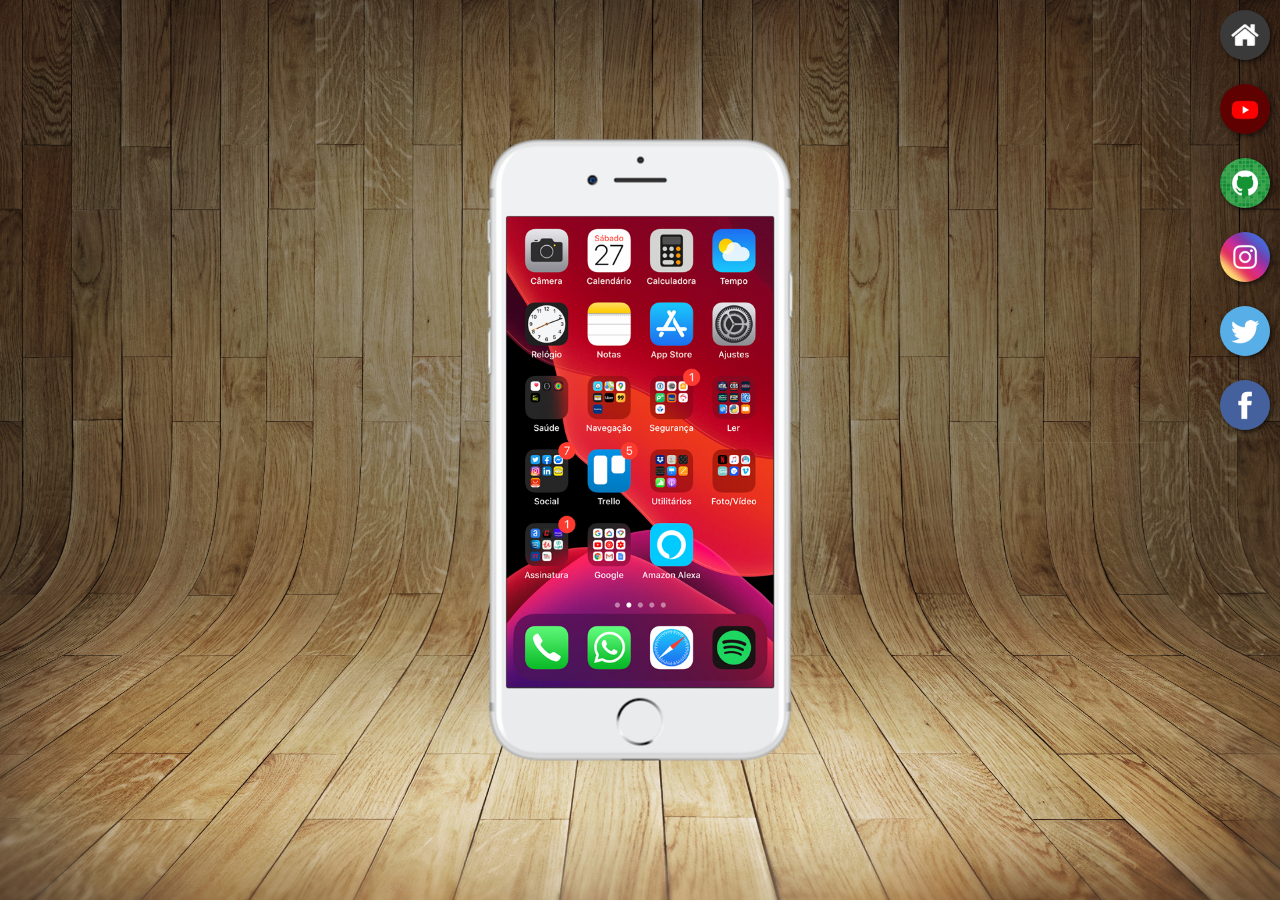
<file: index.html>
<!DOCTYPE html>
<html lang="en">
<head>
    <meta charset="UTF-8">
    <meta name="viewport" content="width=device-width, initial-scale=1.0">
    <link rel="shortcut icon" href="assets/favicon.ico" type="image/x-icon">
    <link rel="stylesheet" href="styles/style.css">
    <title>Projeto Redes Sociais</title>
</head>
<body>
    <main>
        <section id="telefone">
            <iframe src="archives/home.html" name="tela" id="tela" frameborder="0">
                Navegador não é compatível com isso.
            </iframe>
        </section>

        <section id="redes-sociais">
            <a href="archives/home.html" target="tela">
                <img src="assets/imagens/logo-home.jpg" alt="home">
            </a> <br>
            <a href="archives/youtube.html" target="tela">
                <img src="assets/imagens/logo-youtube.jpg" alt="youtube">
            </a> <br>
            <a href="archives/github.html" target="tela">
                <img src="assets/imagens/logo-github.jpg" alt="github">
            </a> <br>
            <a href="archives/instagram.html" target="tela">
                <img src="assets/imagens/logo-instagram.jpg" alt="instagram">
            </a> <br>
            <a href="archives/twitter.html" target="tela">
                <img src="assets/imagens/logo-twitter.jpg" alt="twitter(X)">
            </a> <br>
            <a href="archives/facebook.html" target="tela">
                <img src="assets/imagens/logo-facebook.jpg" alt="facebook">
            </a> <br>
        </section>
    </main>
</body>
</html>
</file>
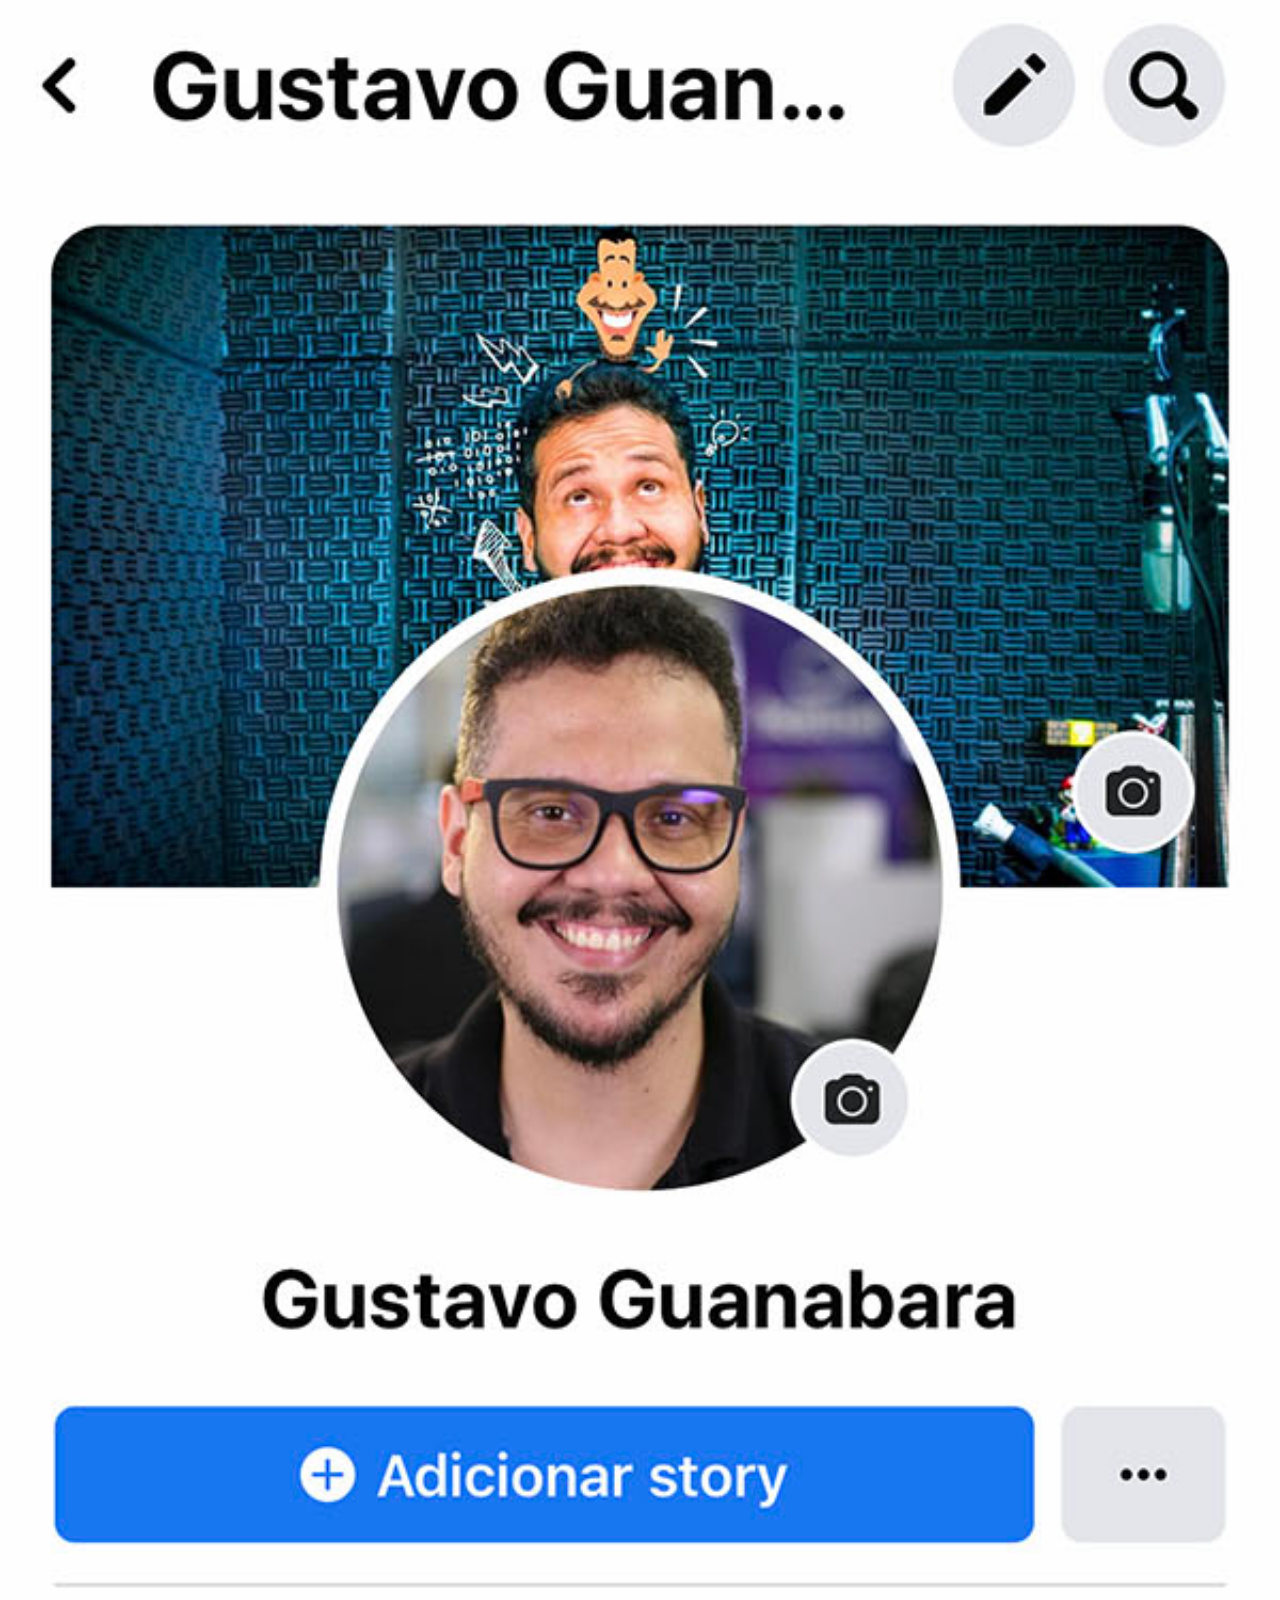
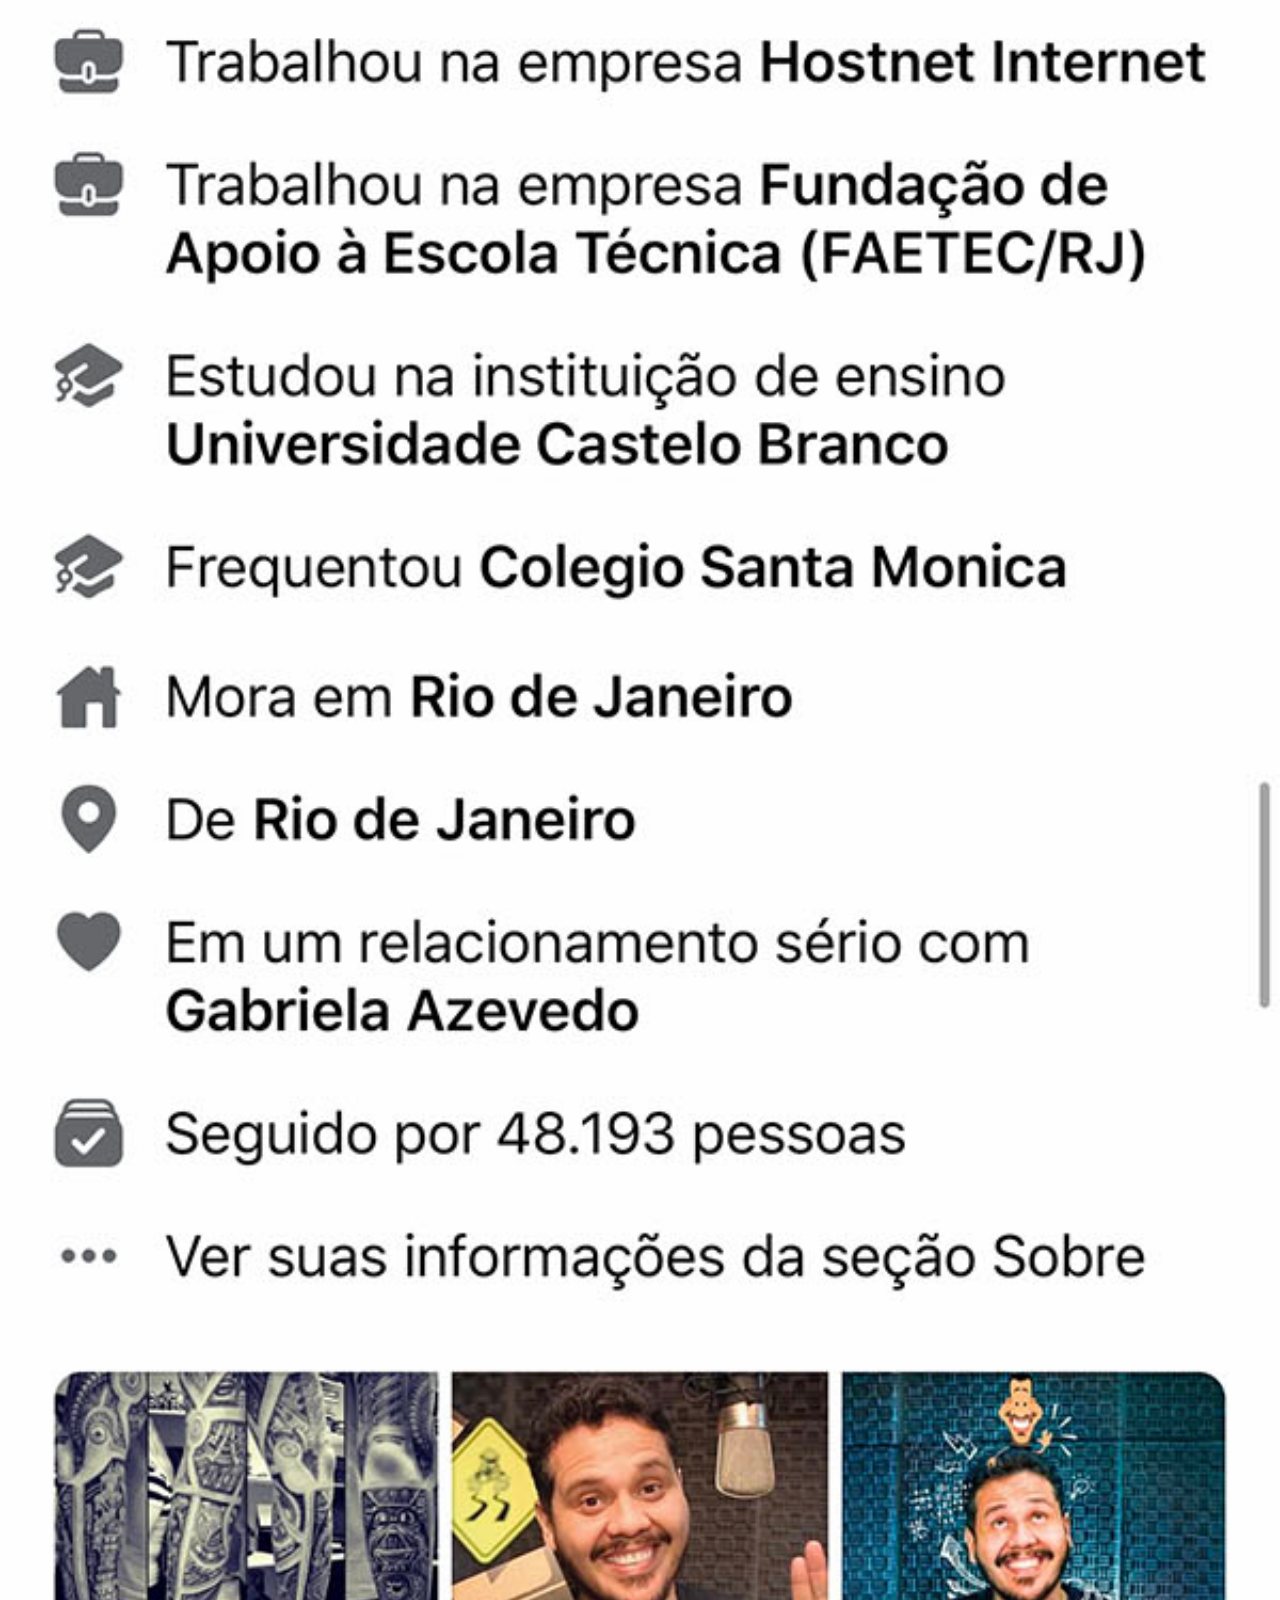
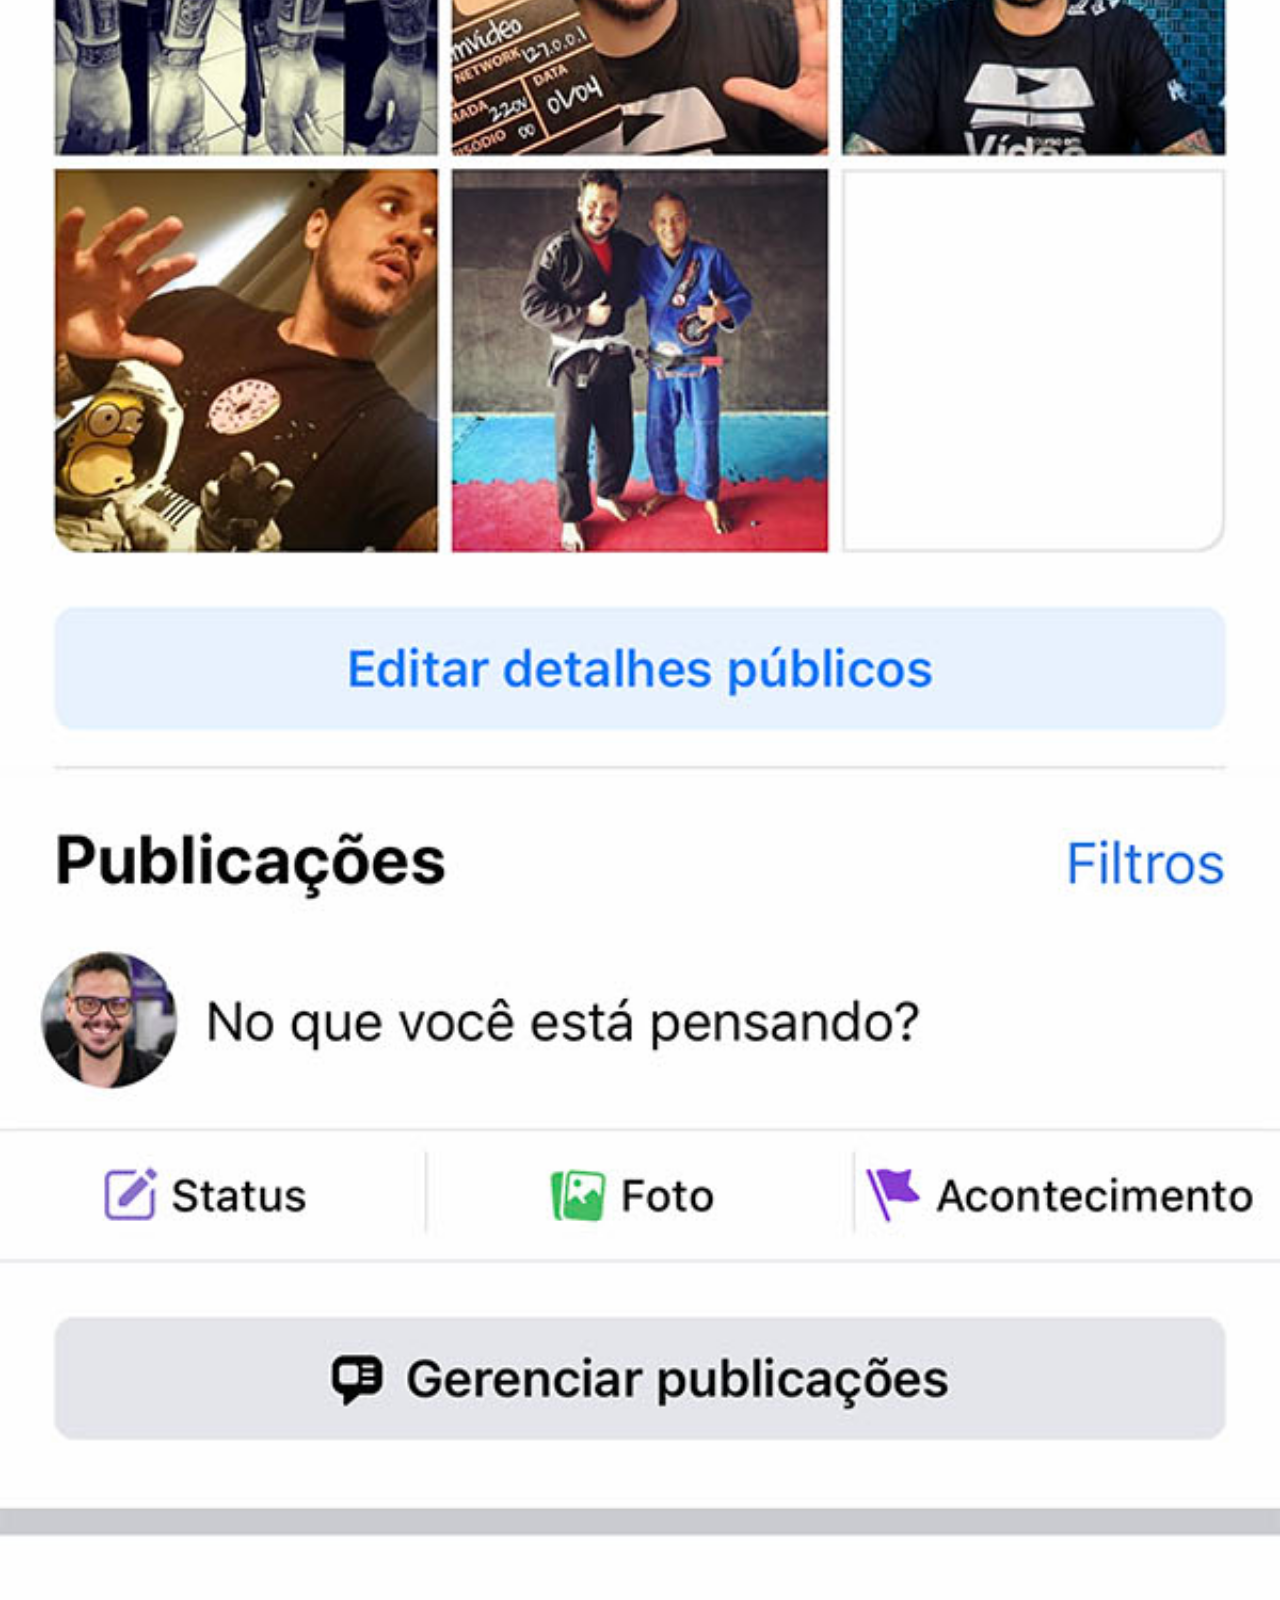
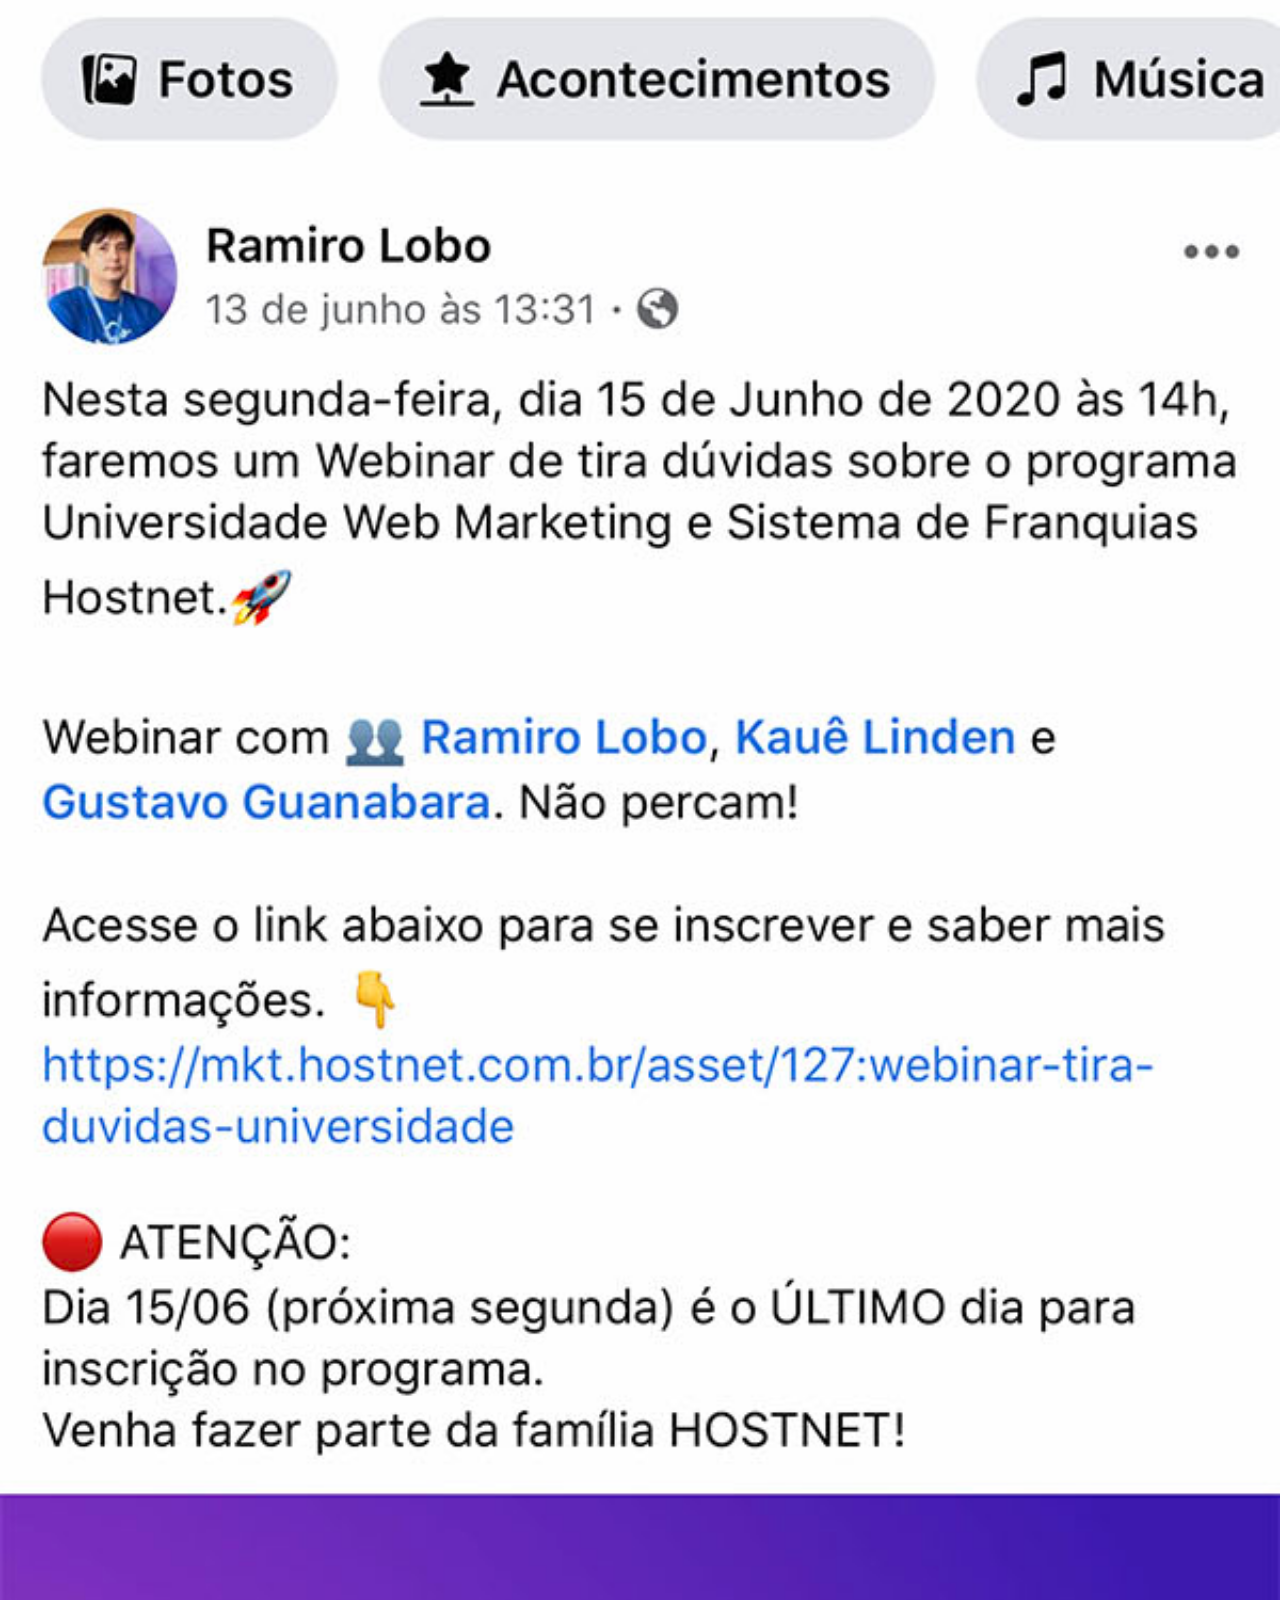
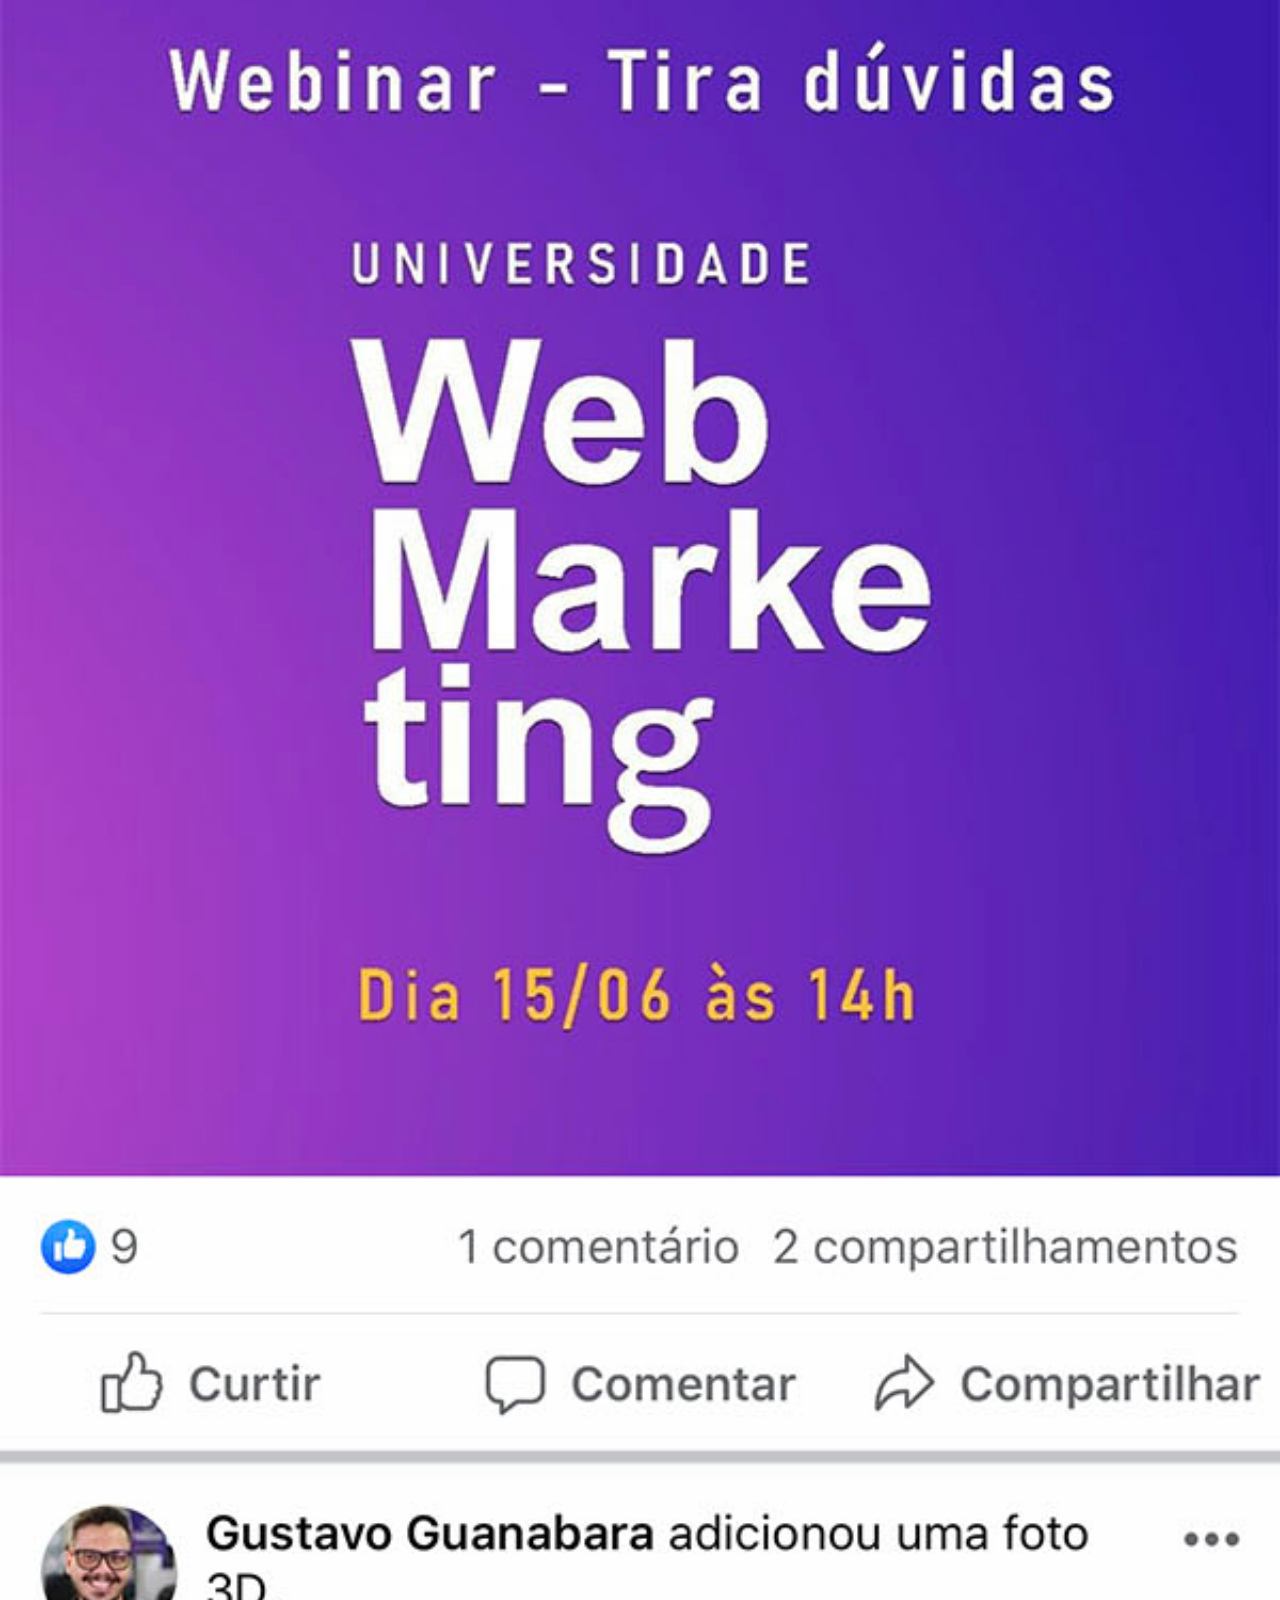
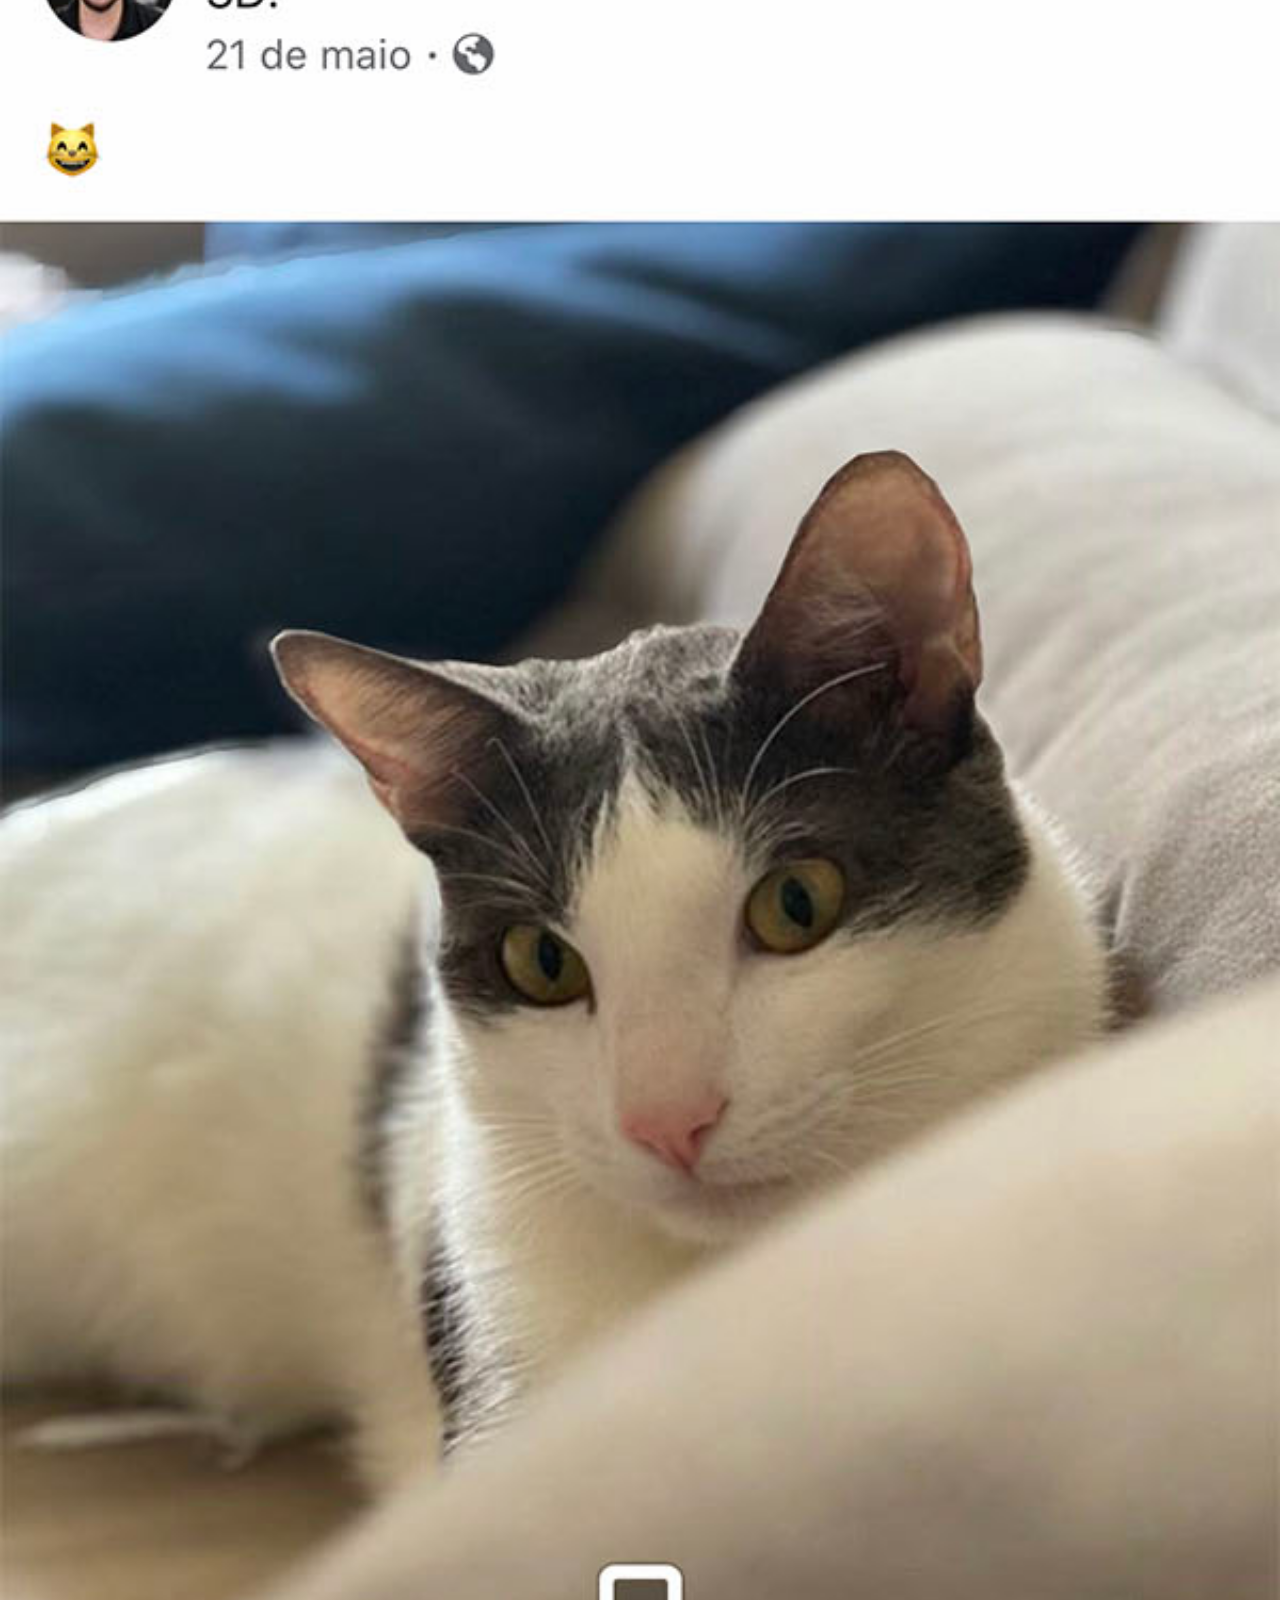
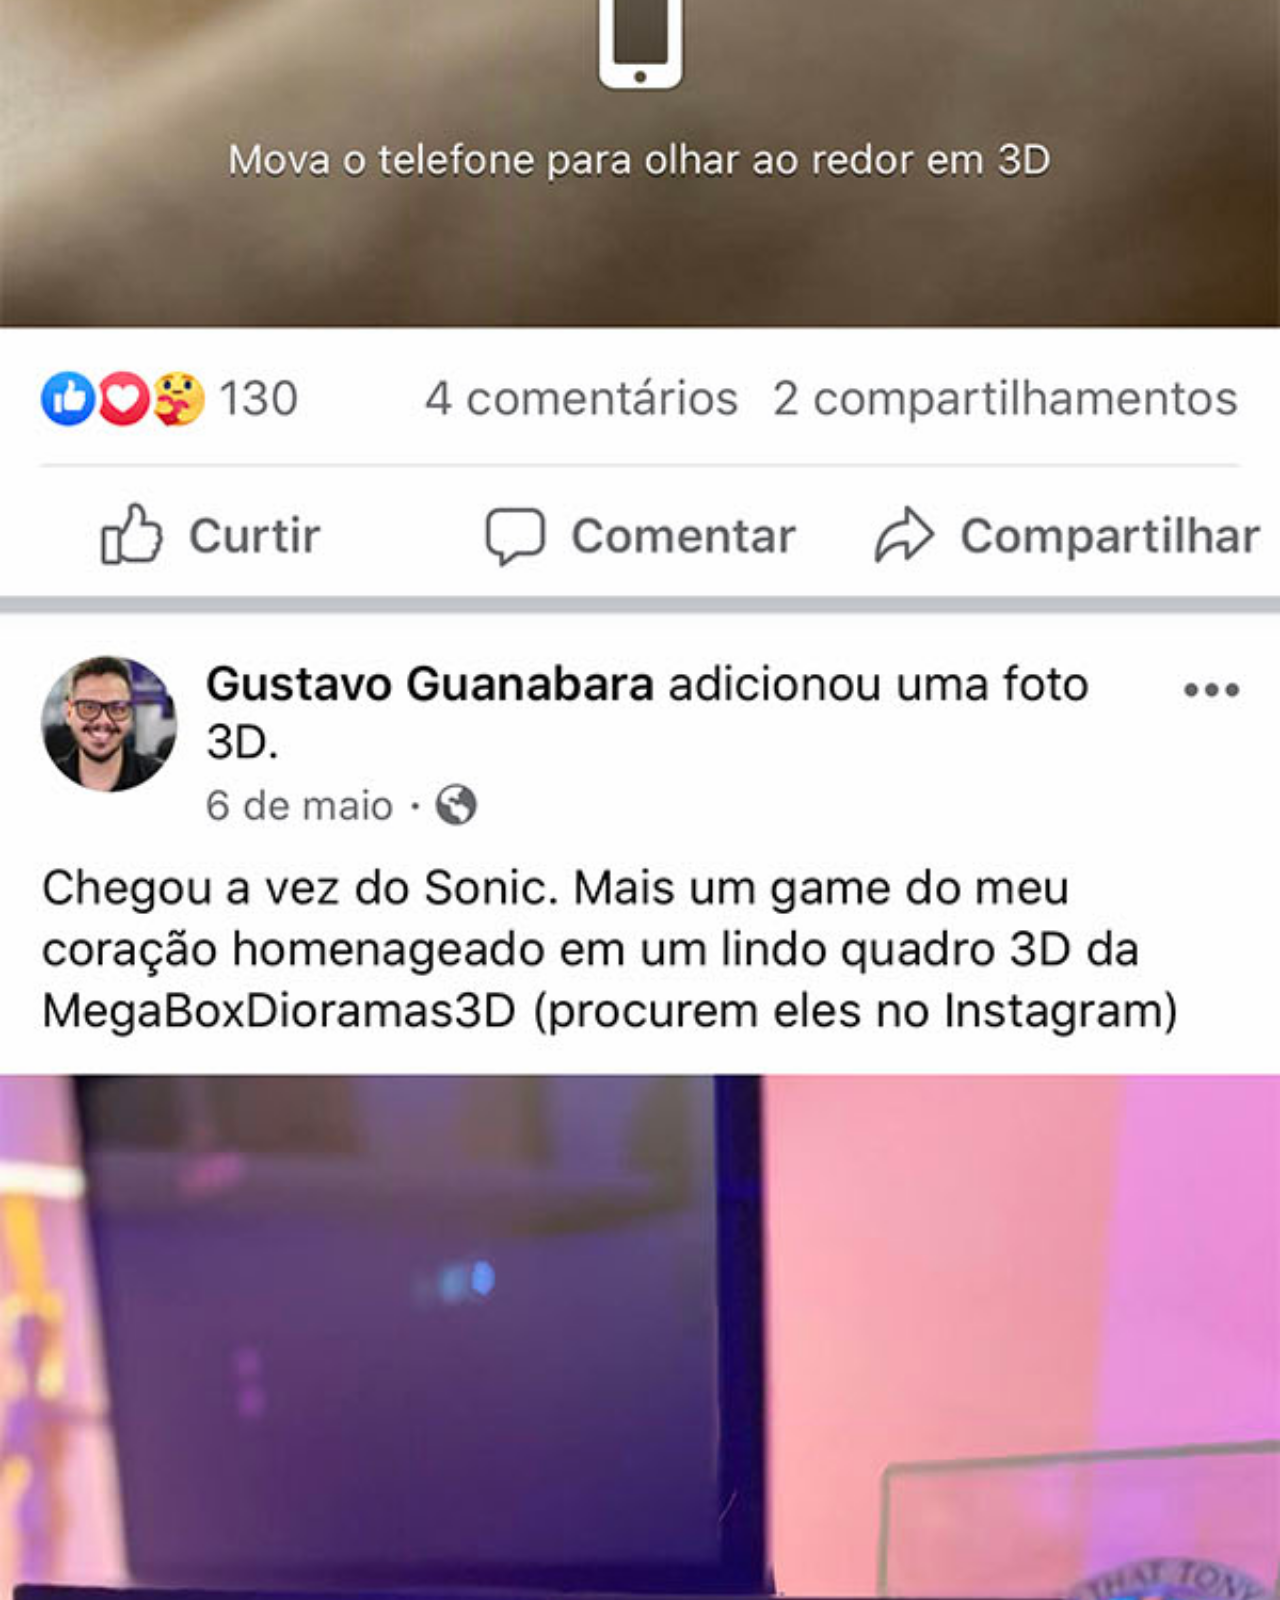
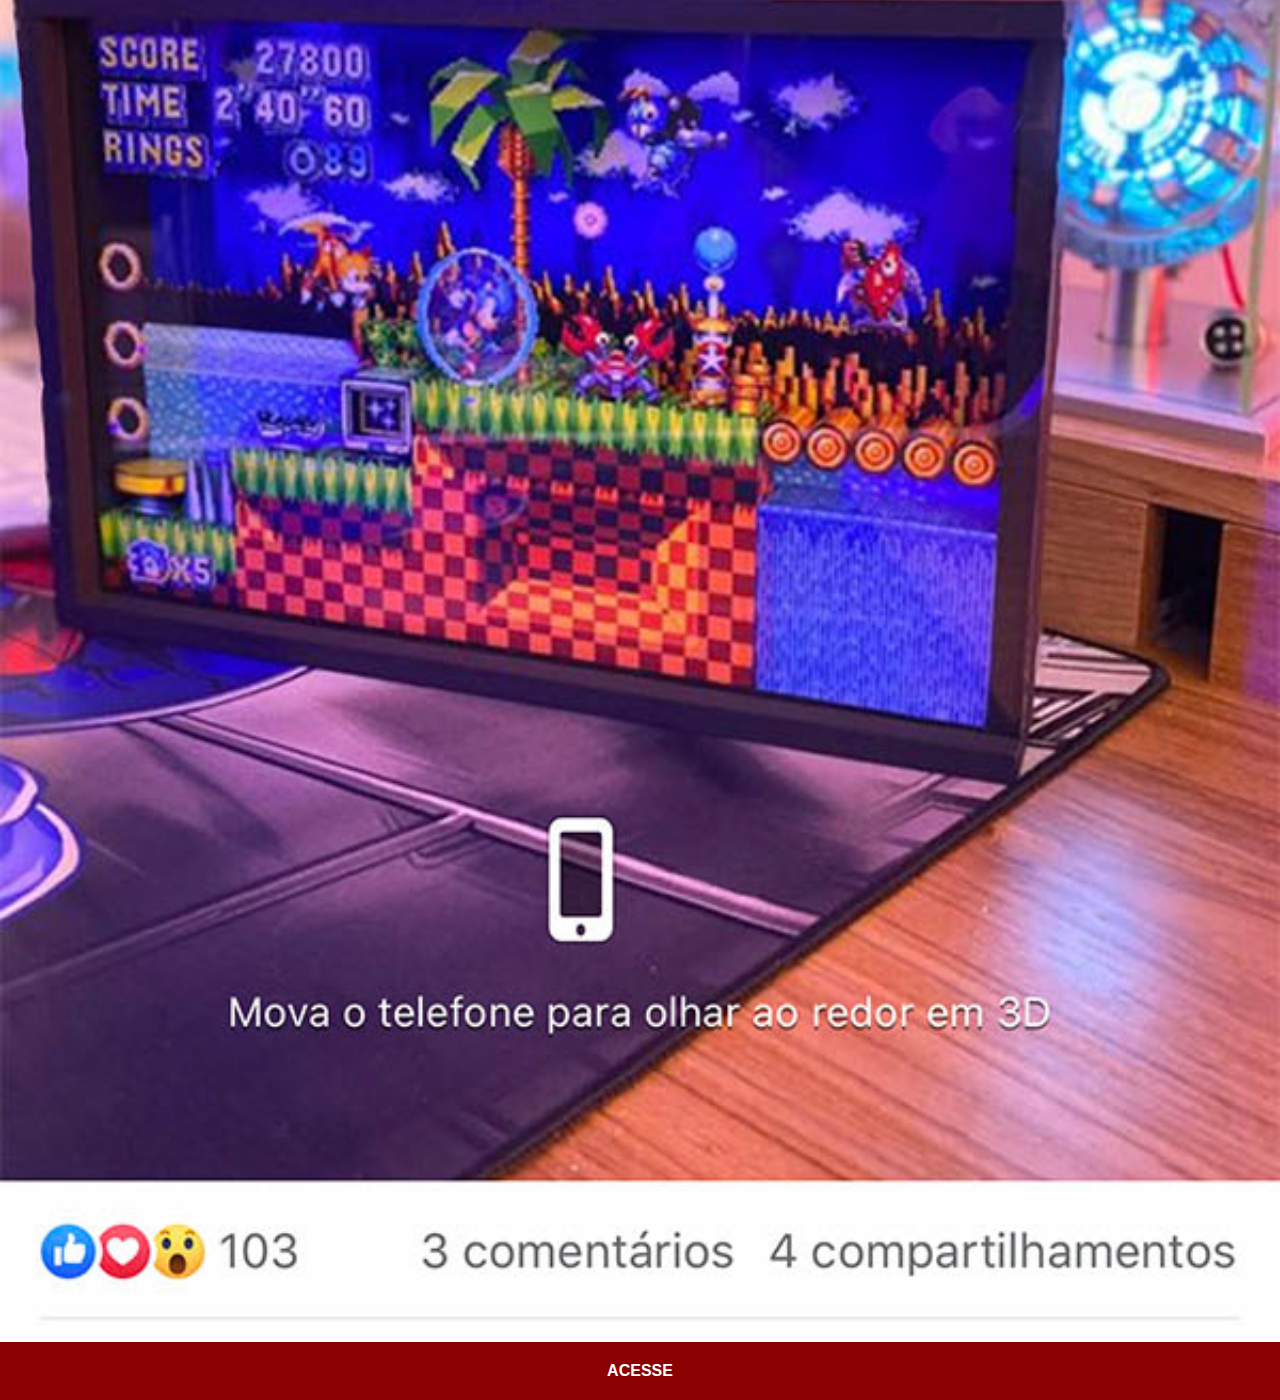
<file: facebook.html>
<!DOCTYPE html>
<html lang="en">
<head>
    <meta charset="UTF-8">
    <meta name="viewport" content="width=device-width, initial-scale=1.0">
    <link rel="stylesheet" href="social.css">
    <title>Facebook</title>
</head>
<body>
    <img src="assets/imagens/tela-facebook.jpg" alt="">
    <a href="https://www.facebook.com/?locale=pt_BR" target="_blank">ACESSE</a>
</body>
</html>
</file>
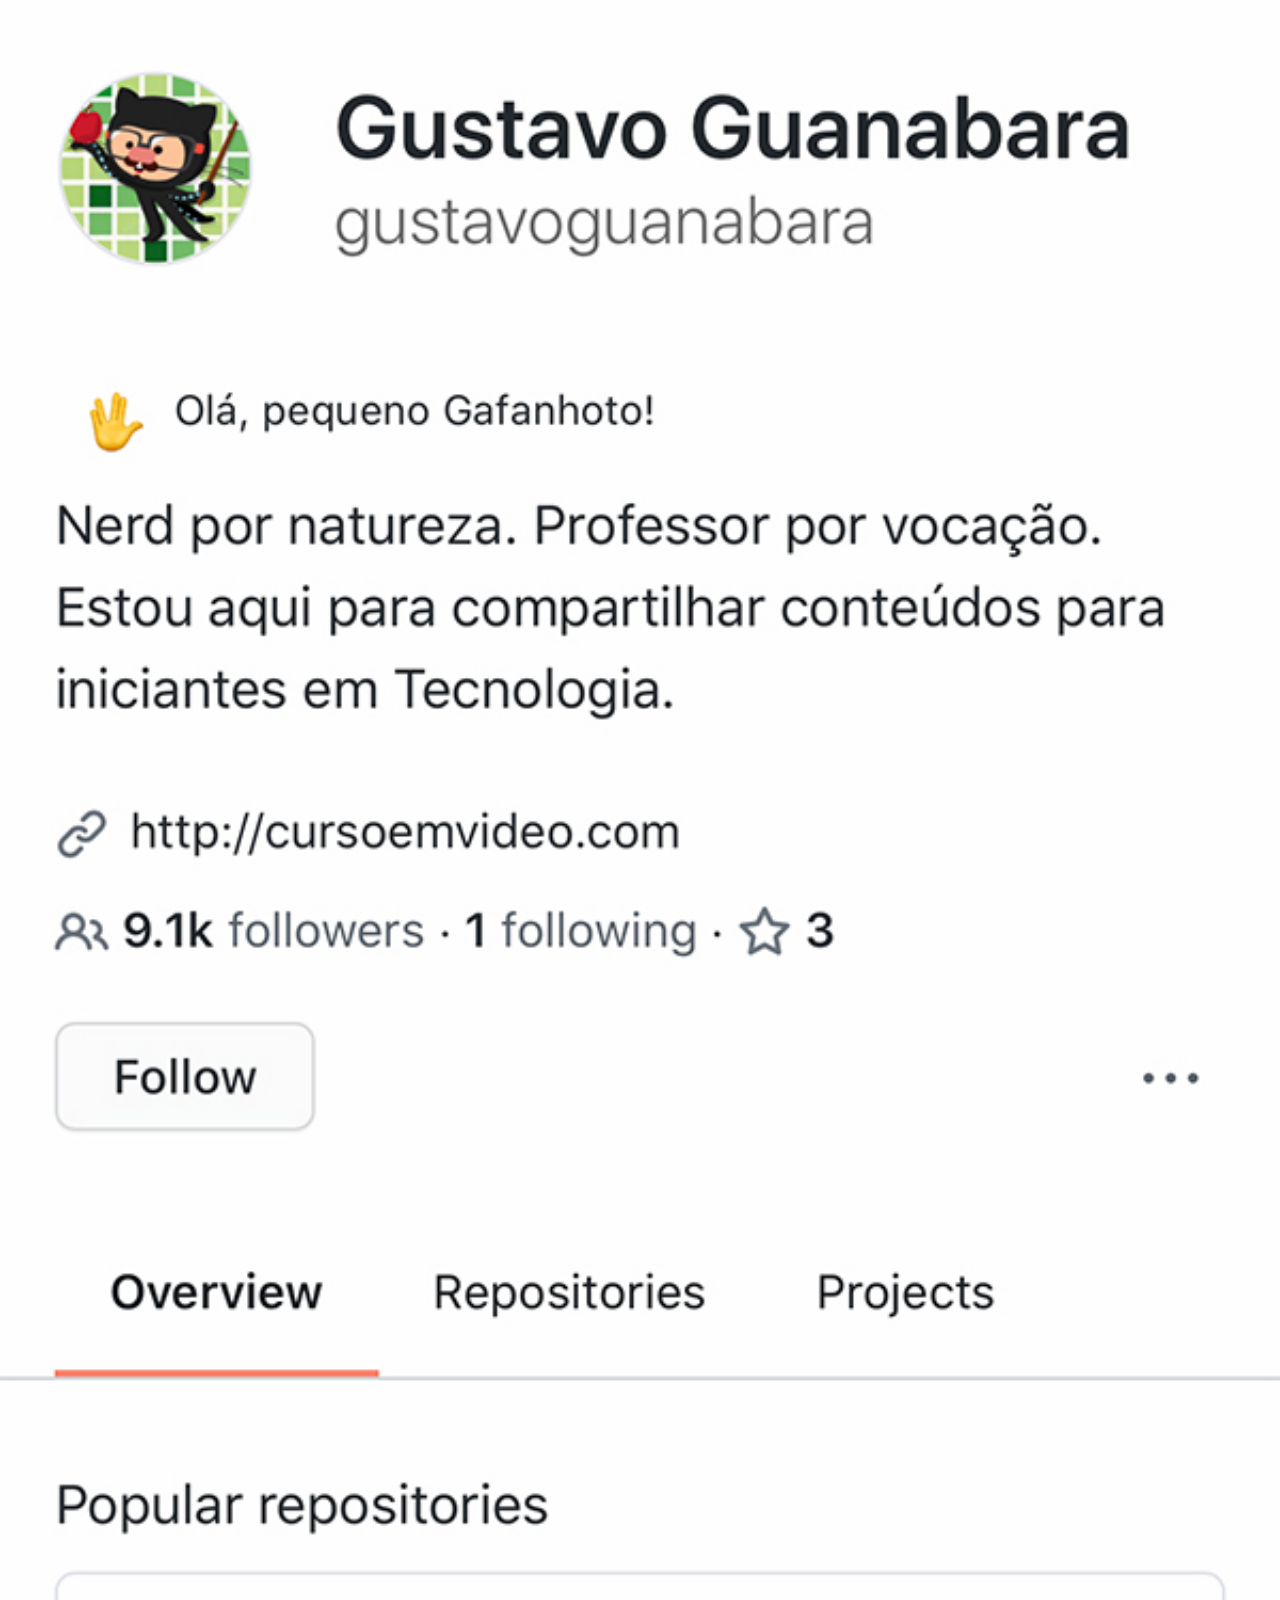
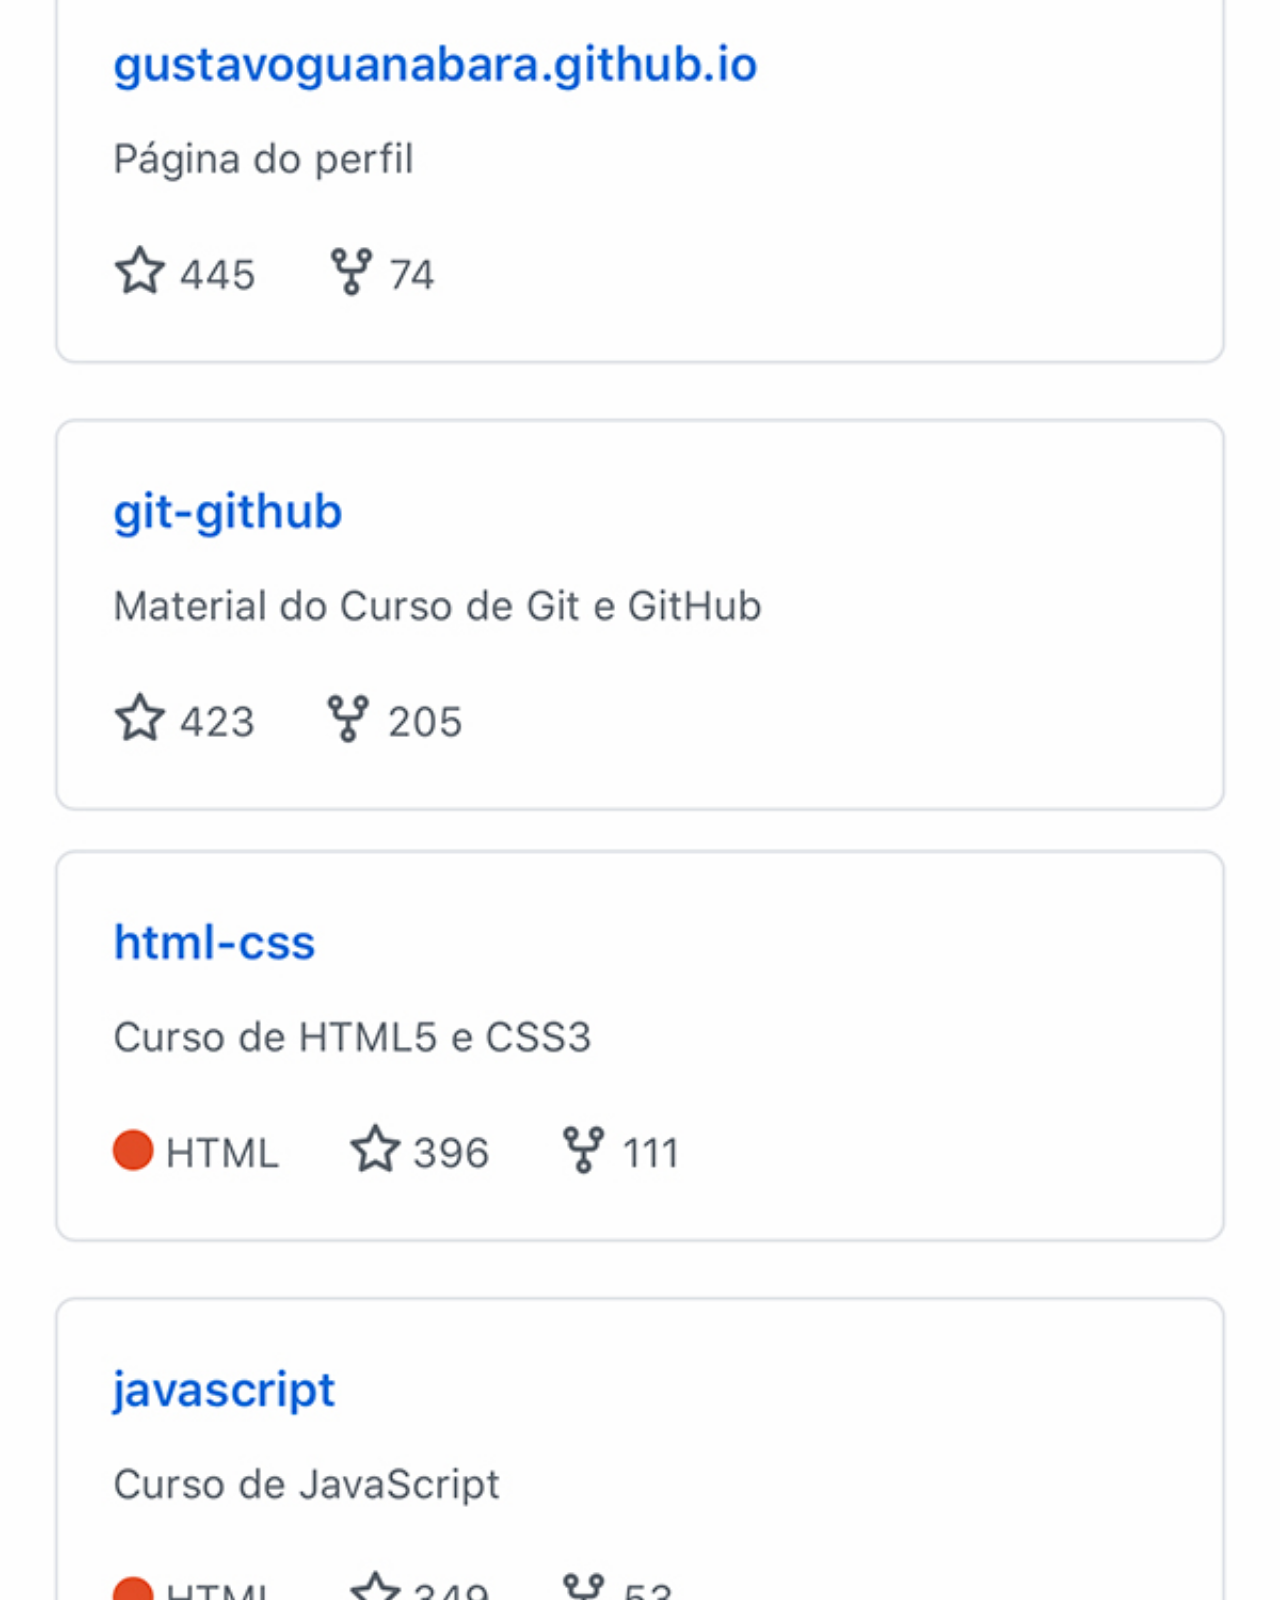
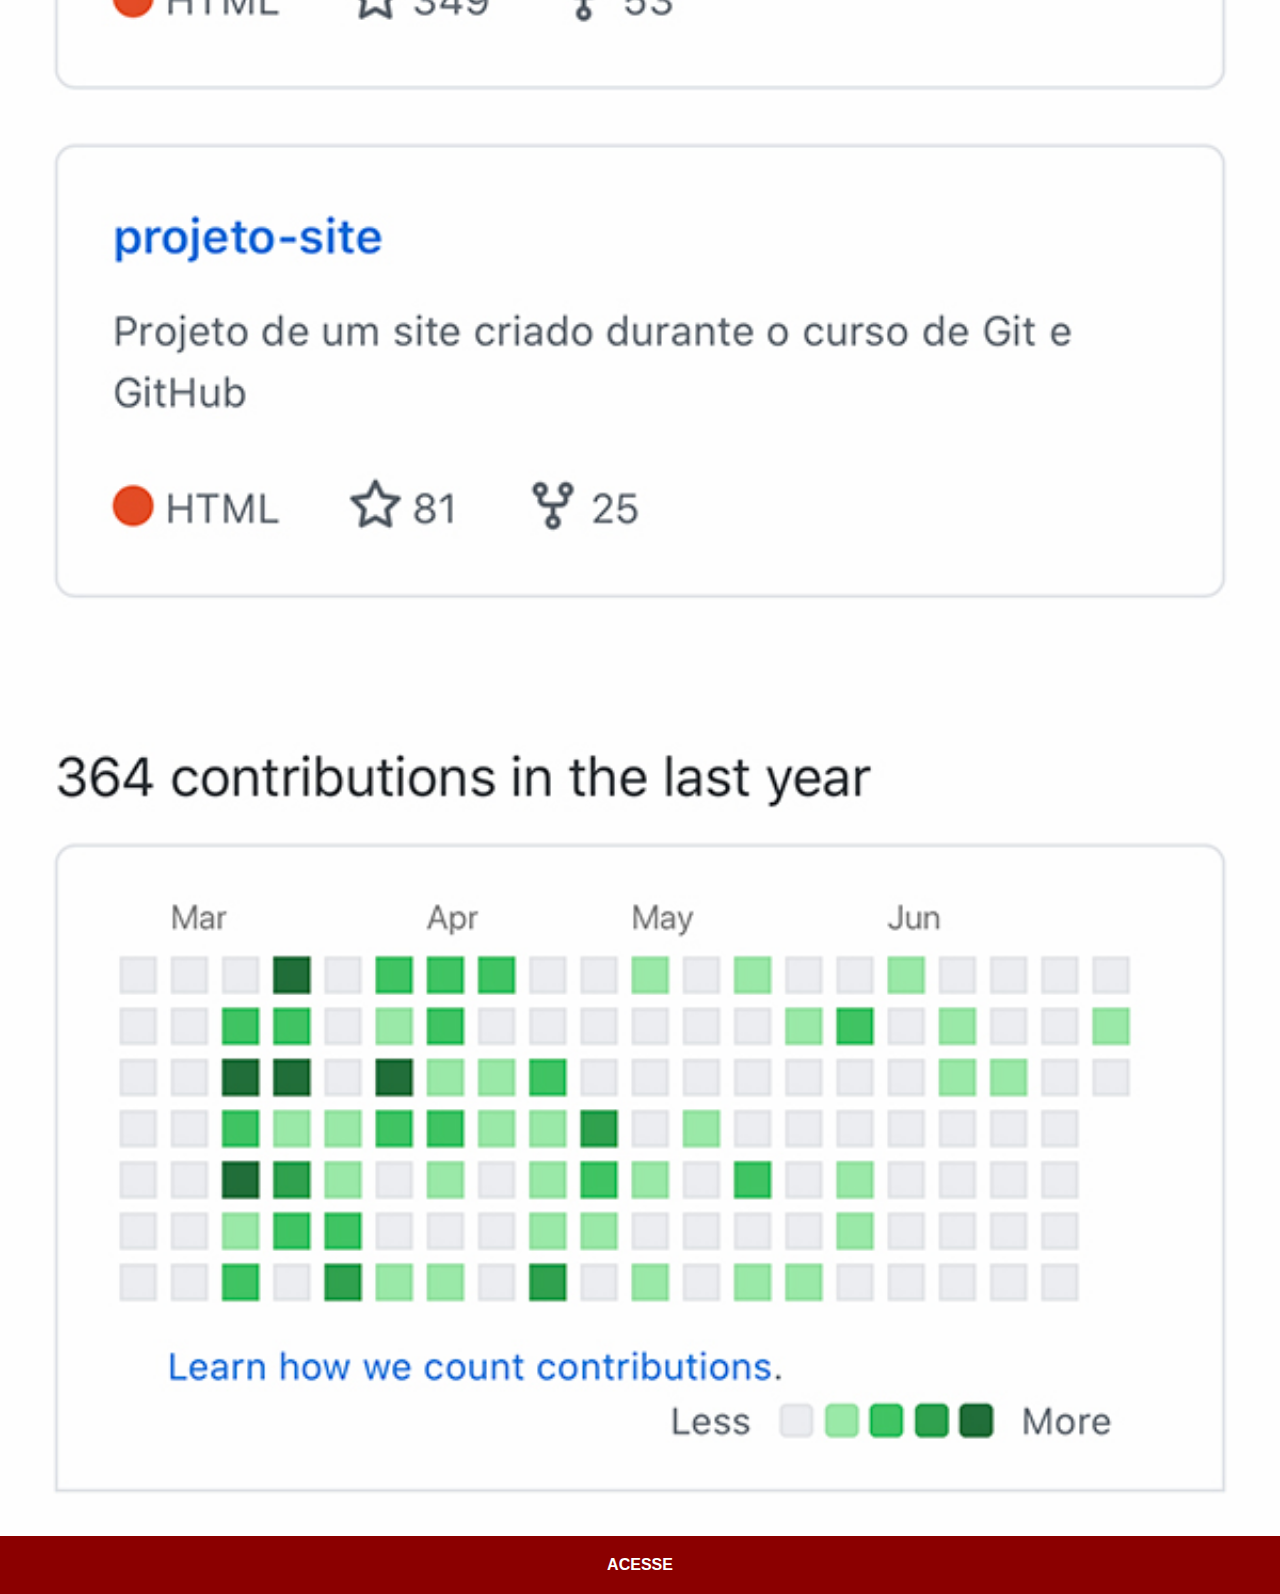
<file: github.html>
<!DOCTYPE html>
<html lang="en">
<head>
    <meta charset="UTF-8">
    <meta name="viewport" content="width=device-width, initial-scale=1.0">
    <link rel="stylesheet" href="social.css">
    <title>Github</title>
</head>
<body>
    <img src="assets/imagens/tela-github.jpg" alt="">
    <a href="https://github.com/gustavoguanabara" target="_blank">ACESSE</a>
</body>
</html>
</file>
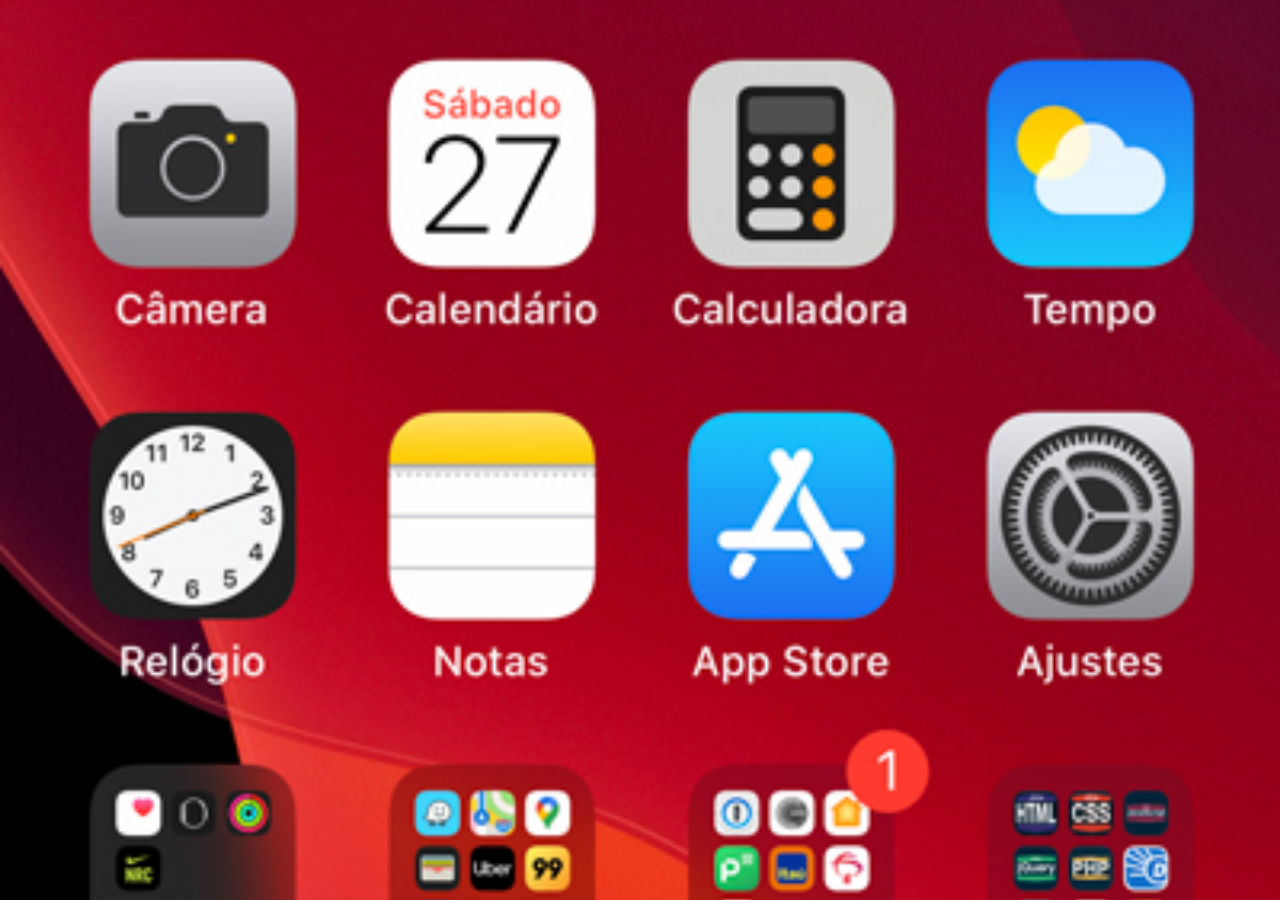
<file: home.html>
<!DOCTYPE html>
<html lang="en">
<head>
    <meta charset="UTF-8">
    <meta name="viewport" content="width=device-width, initial-scale=1.0">
    <title>Home</title>
</head>
<style>
    * {
        margin: 0px;
        padding: 0px;
    }
    body {
        width: 100vw;
        height: 100vh;
        background: black url(assets/imagens/tela-home.jpg) no-repeat top center;
        background-size: cover;
    }
</style>
<body>
    
</body>
</html>
</file>
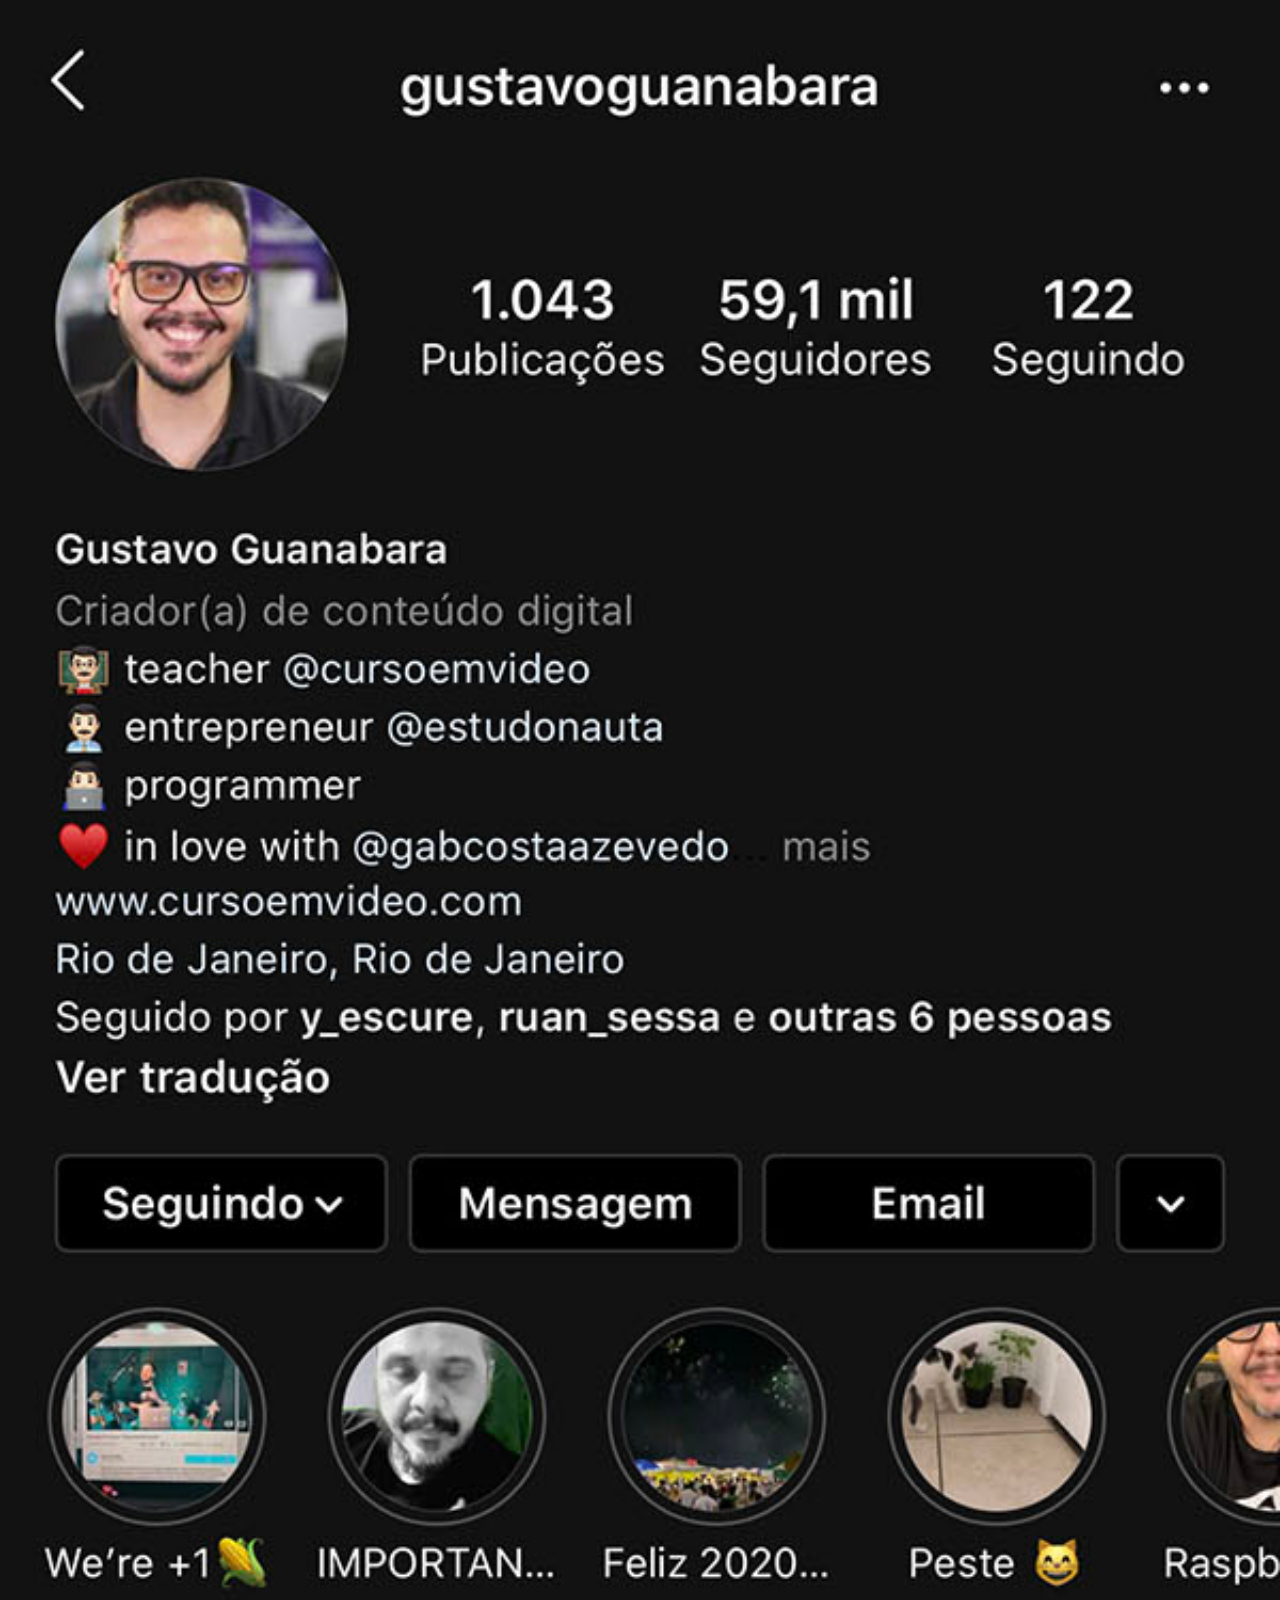
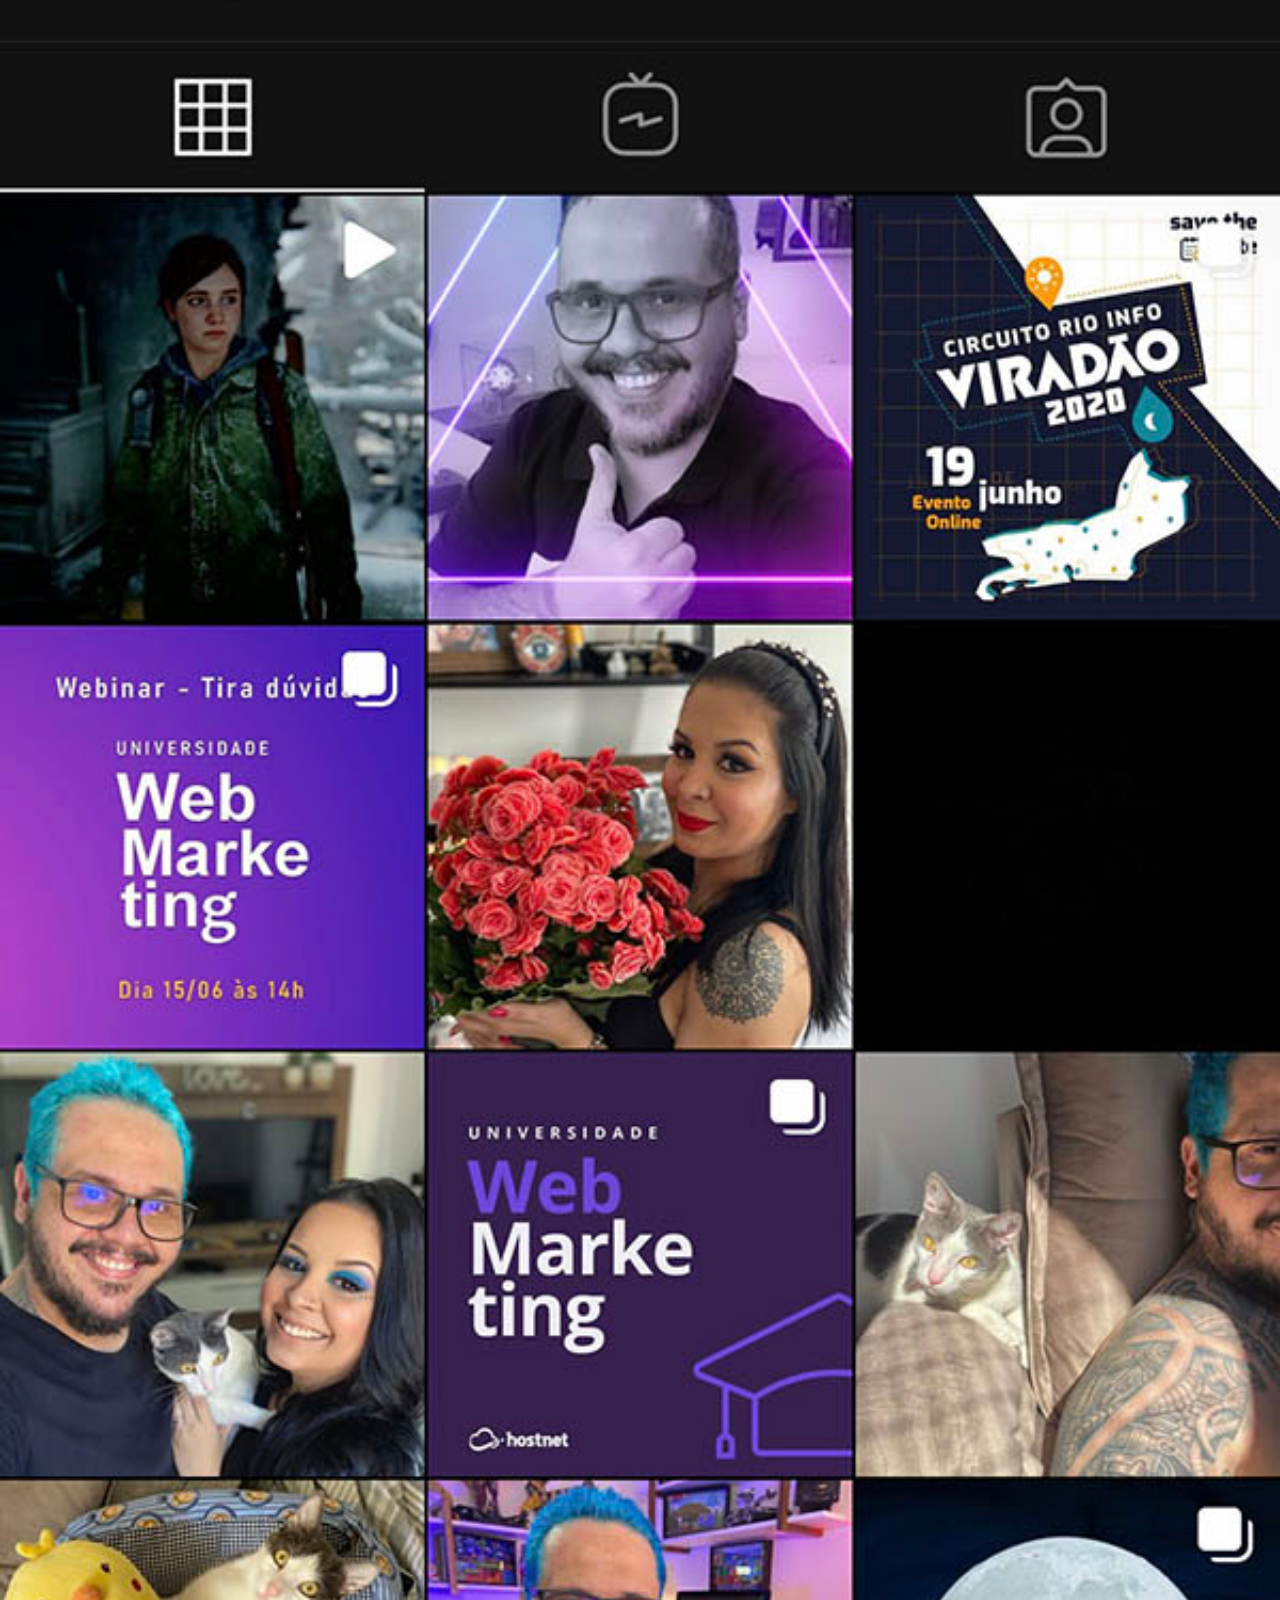
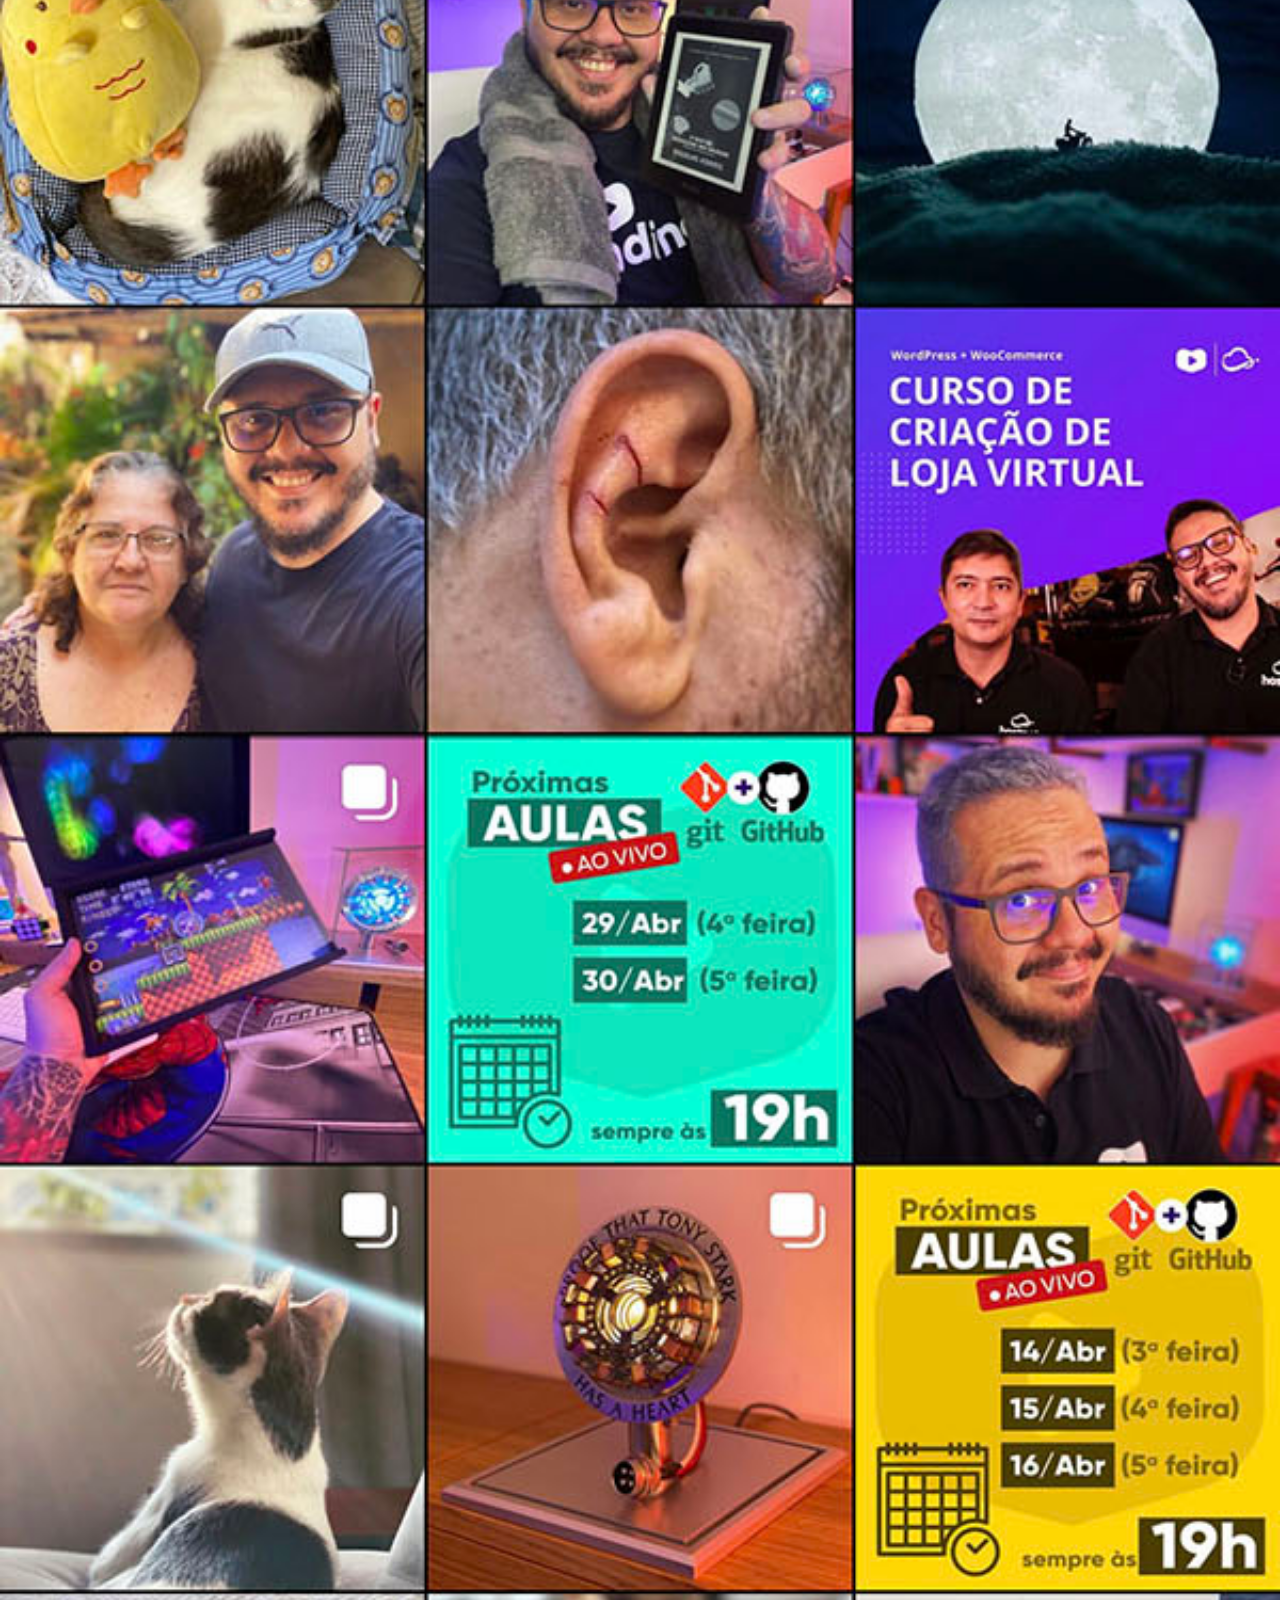
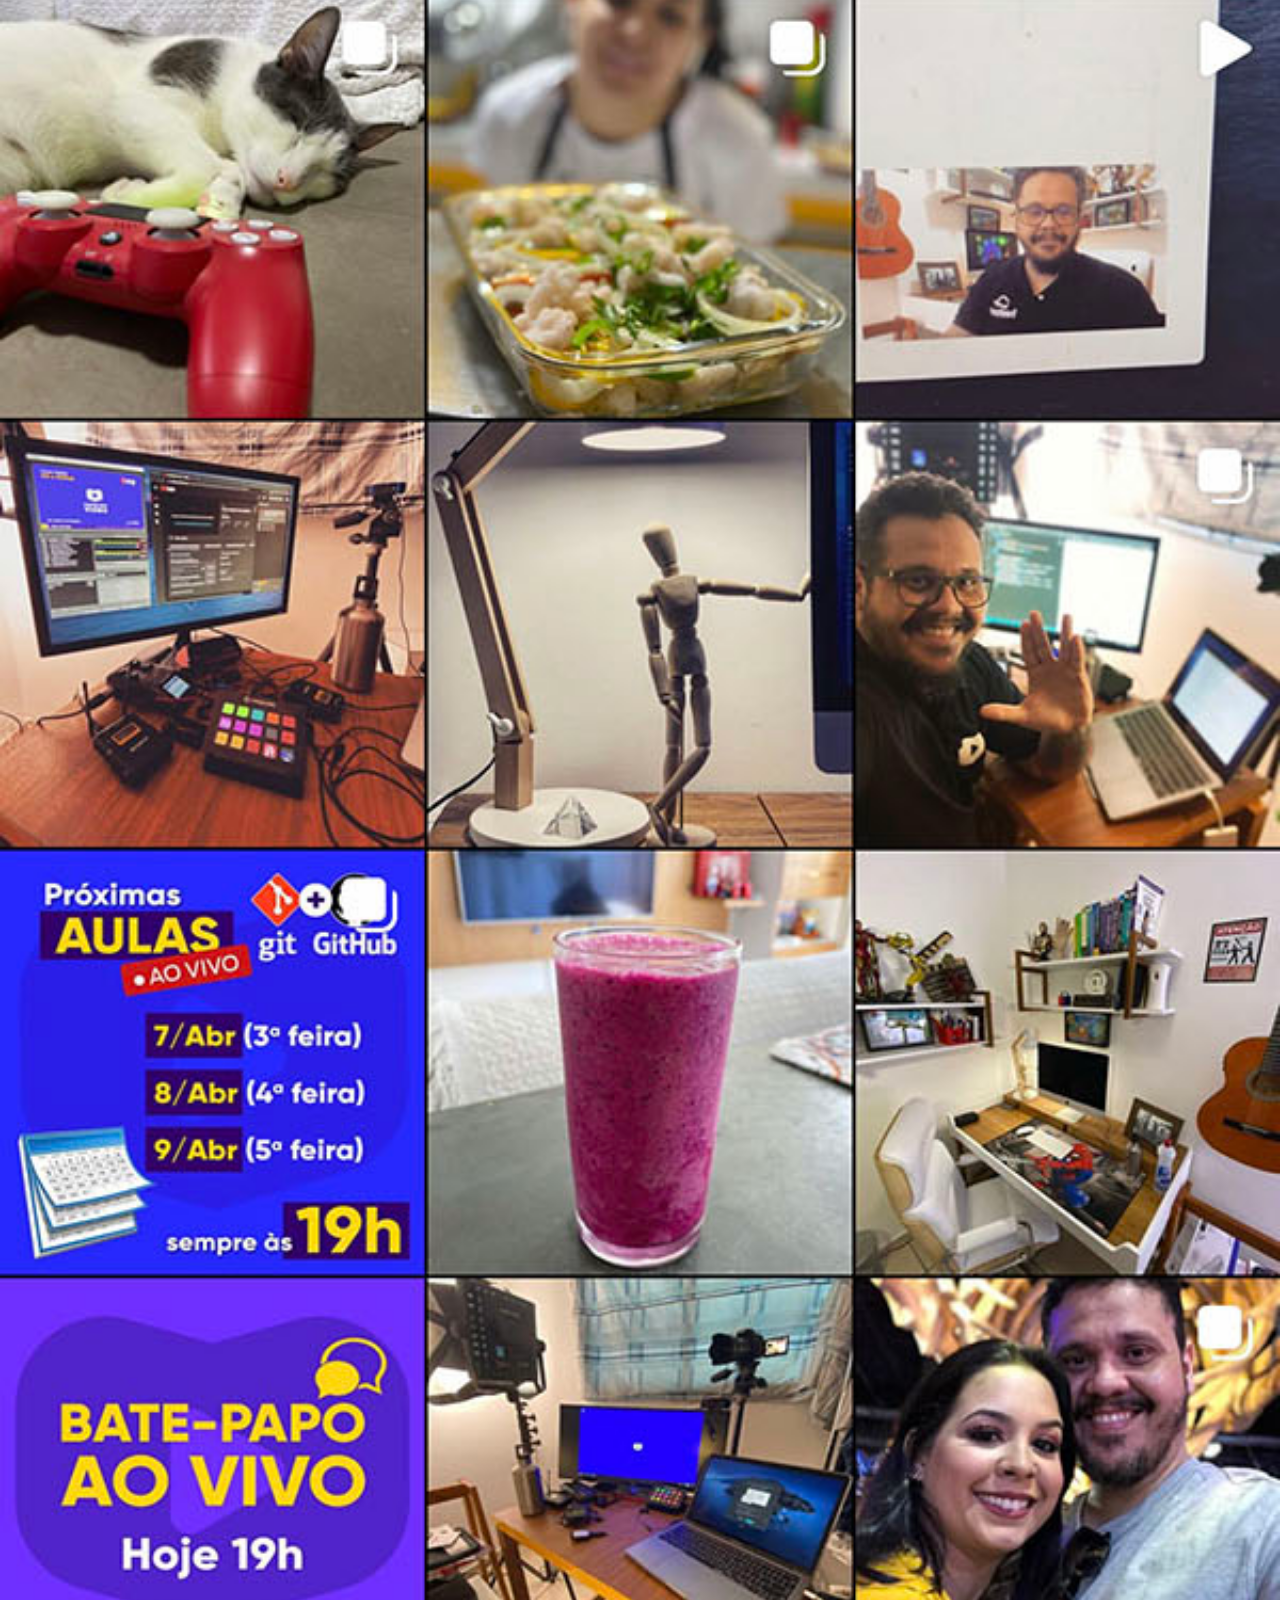
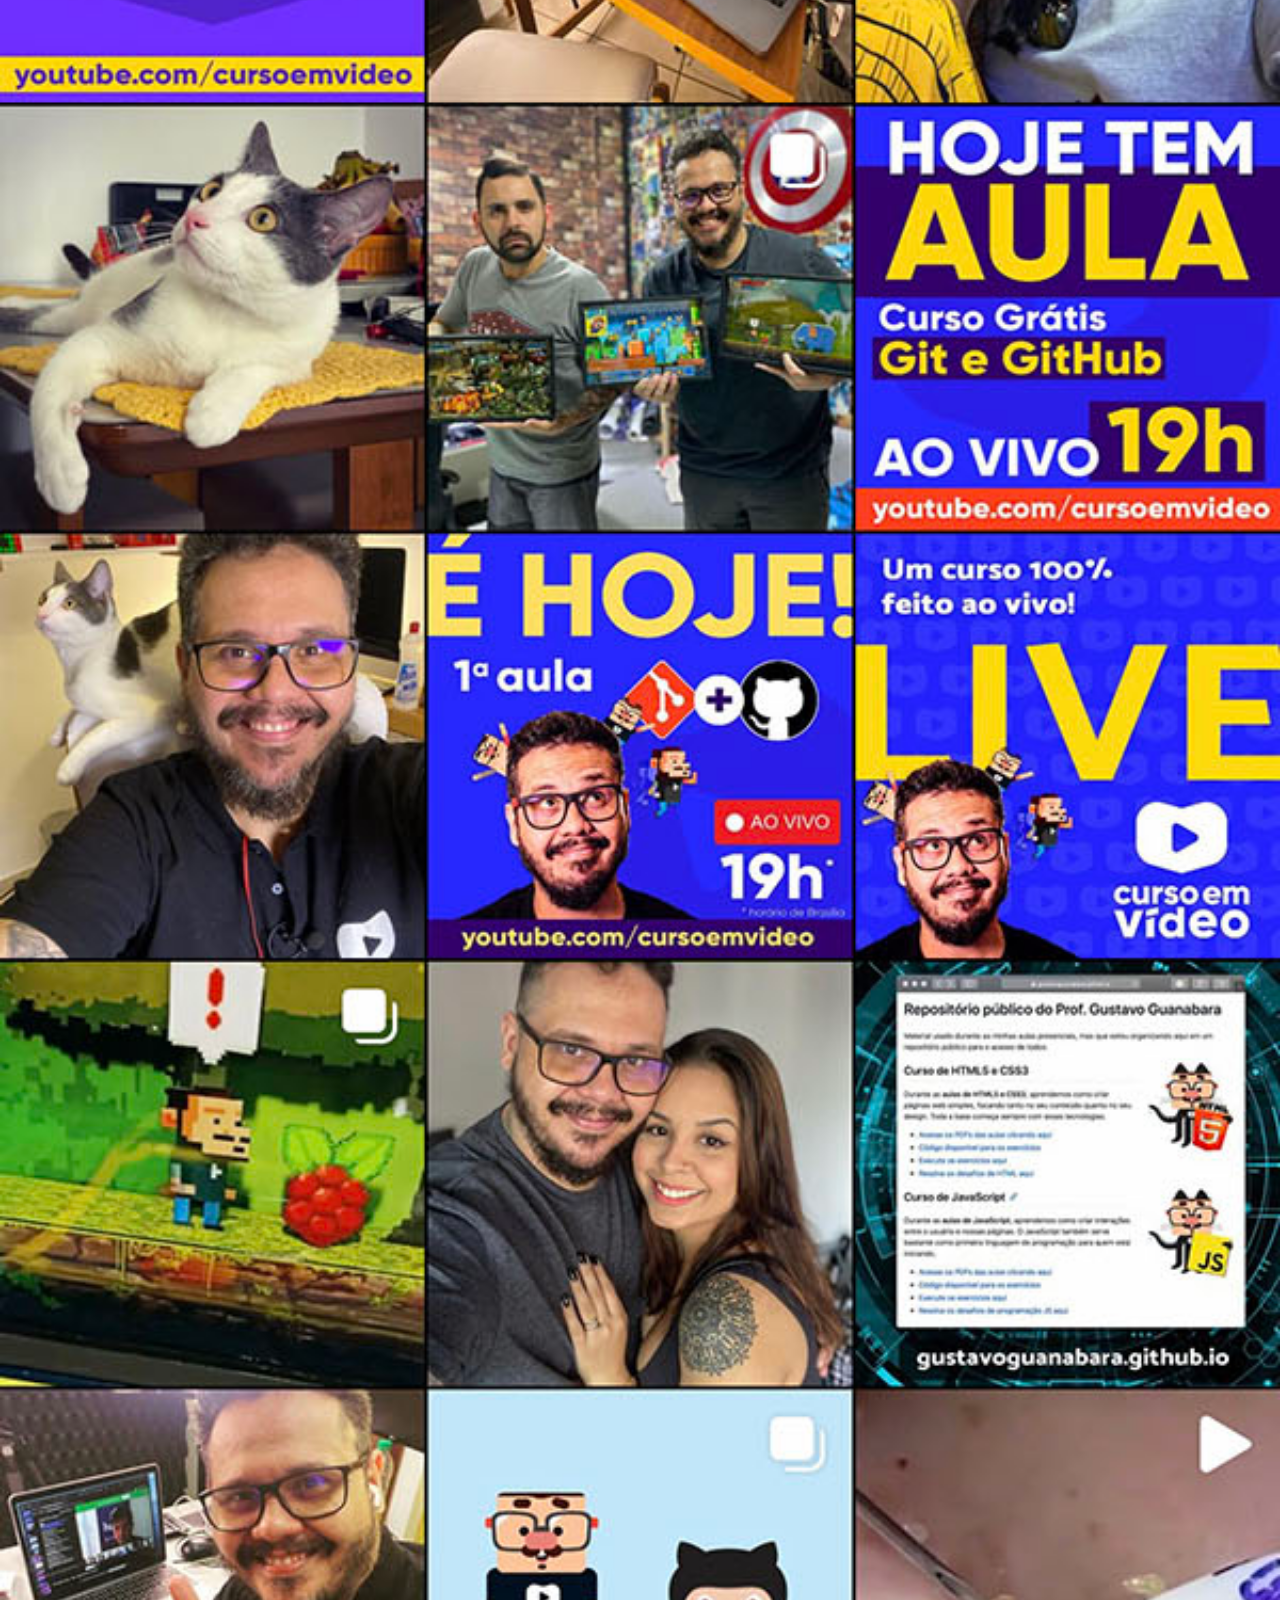
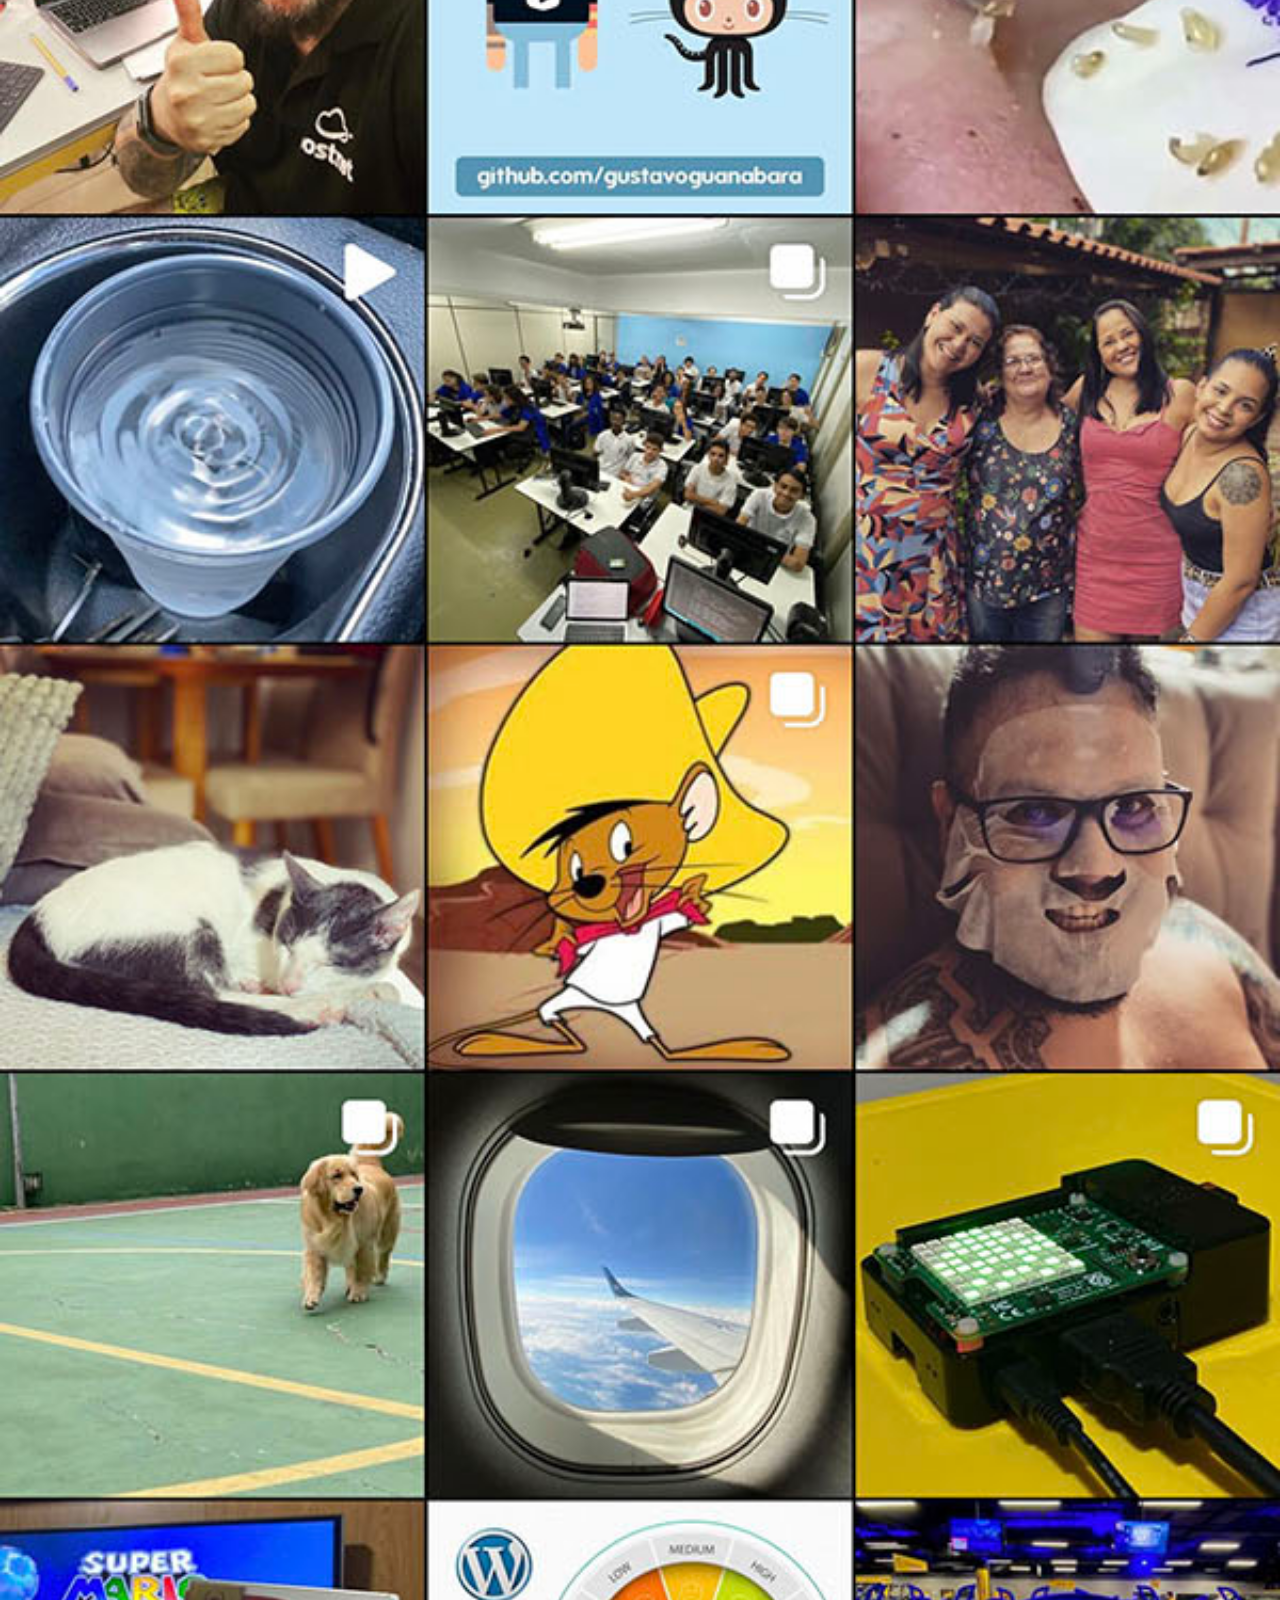
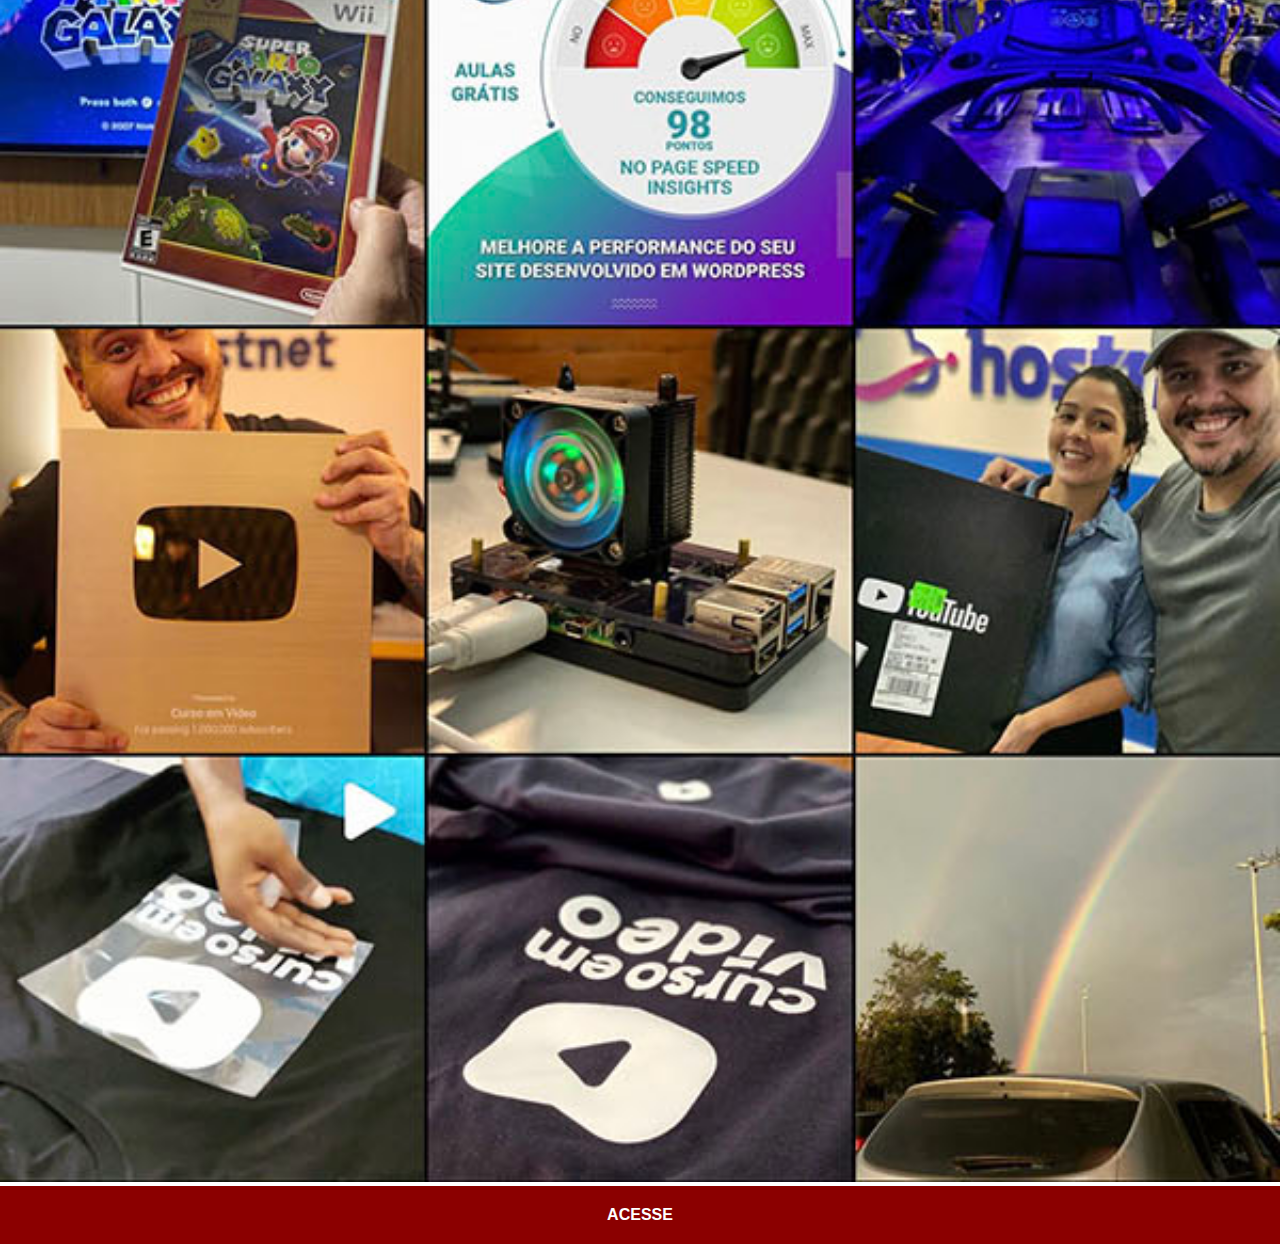
<file: instagram.html>
<!DOCTYPE html>
<html lang="en">
<head>
    <meta charset="UTF-8">
    <meta name="viewport" content="width=device-width, initial-scale=1.0">
    <link rel="stylesheet" href="social.css">
    <title>Instagram</title>
</head>
<body>
    <img src="assets/imagens/tela-instagram.jpg" alt="">
    <a href="https://www.instagram.com/gustavoguanabara/" target="_blank">ACESSE</a>
</body>
</html>
</file>
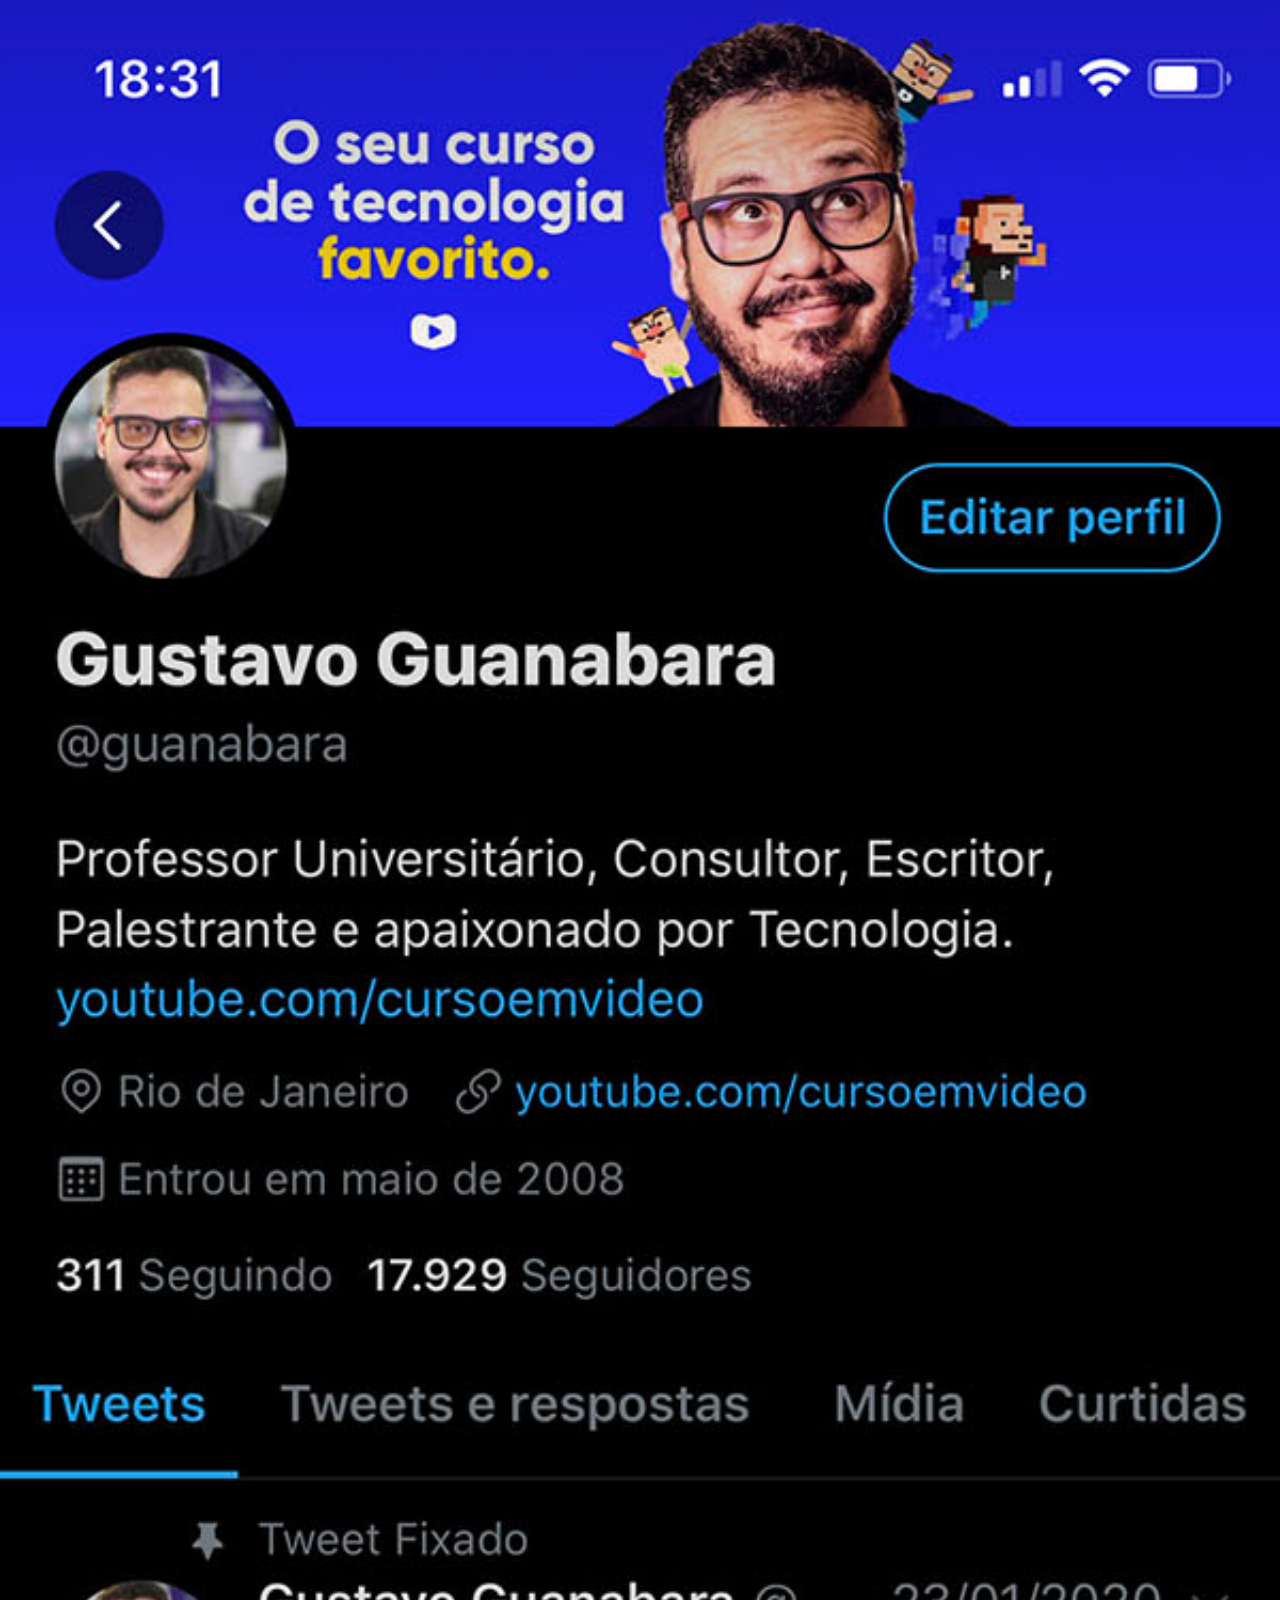
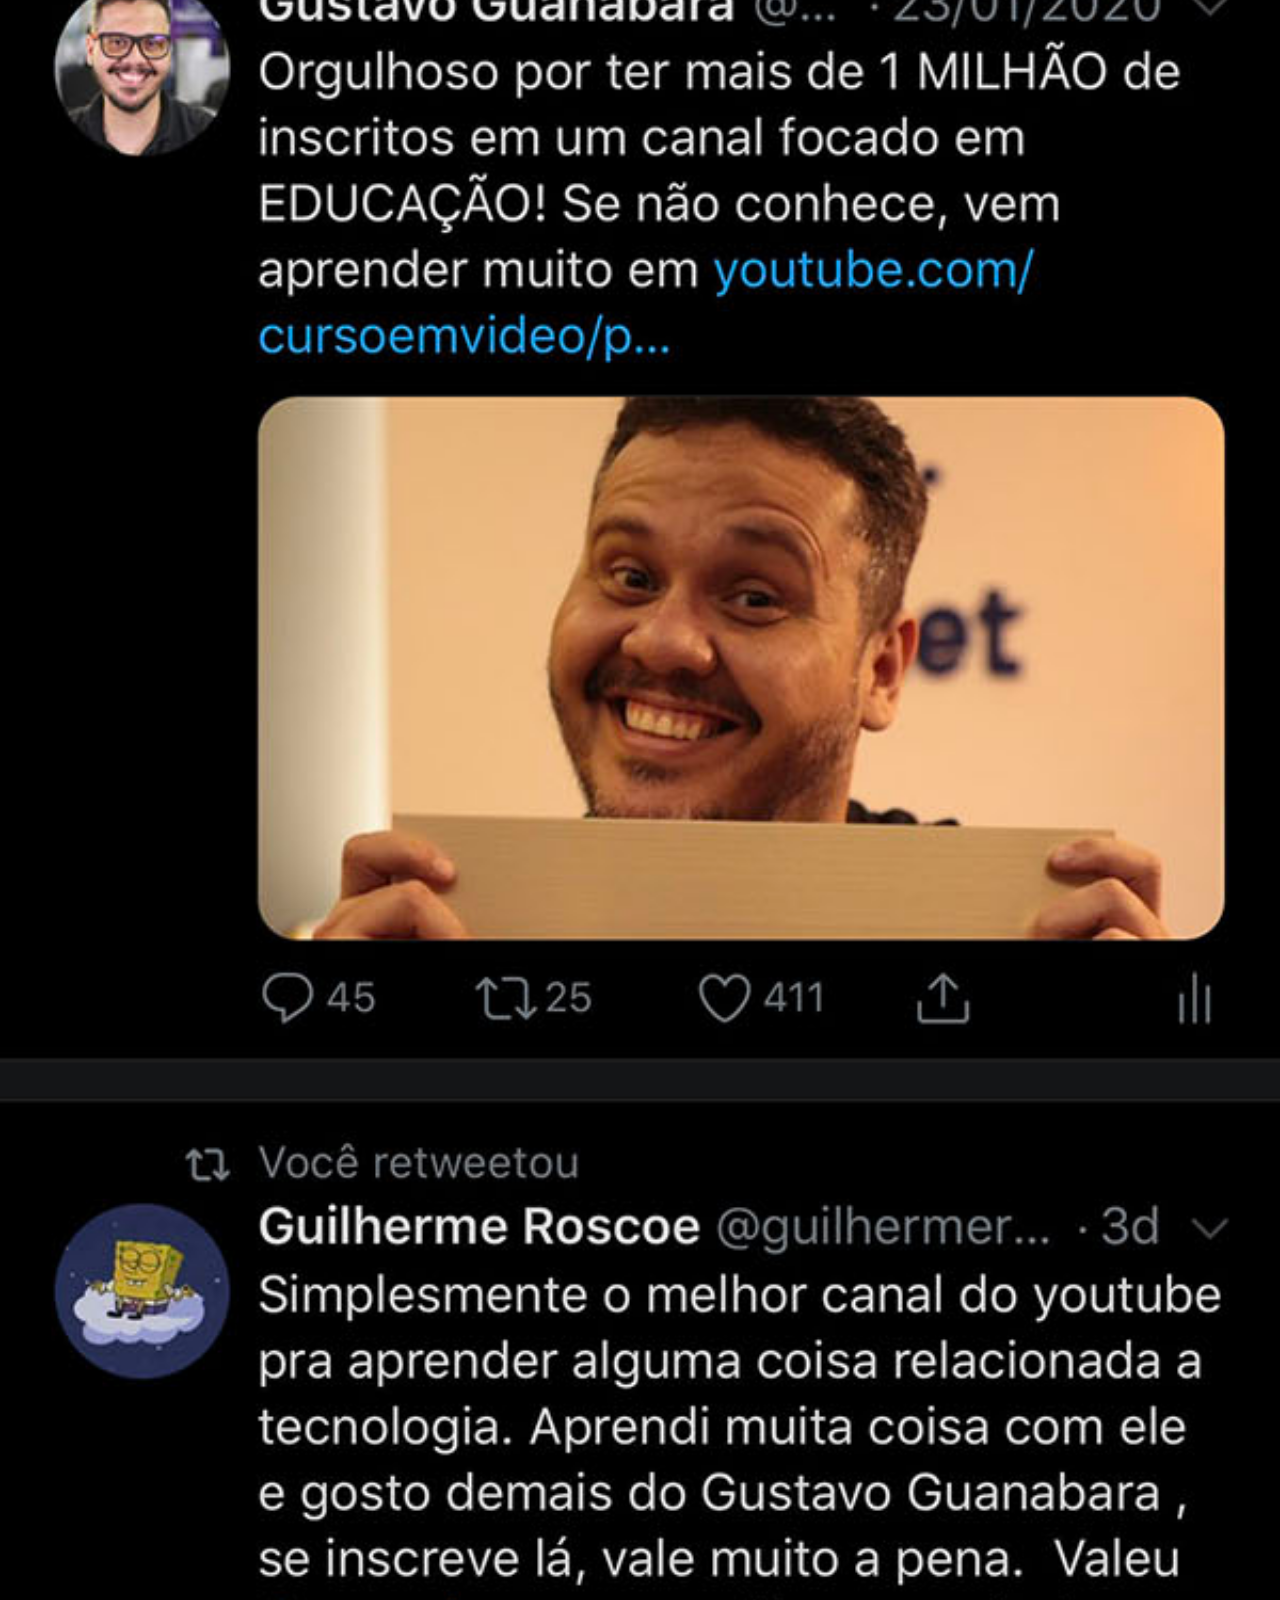
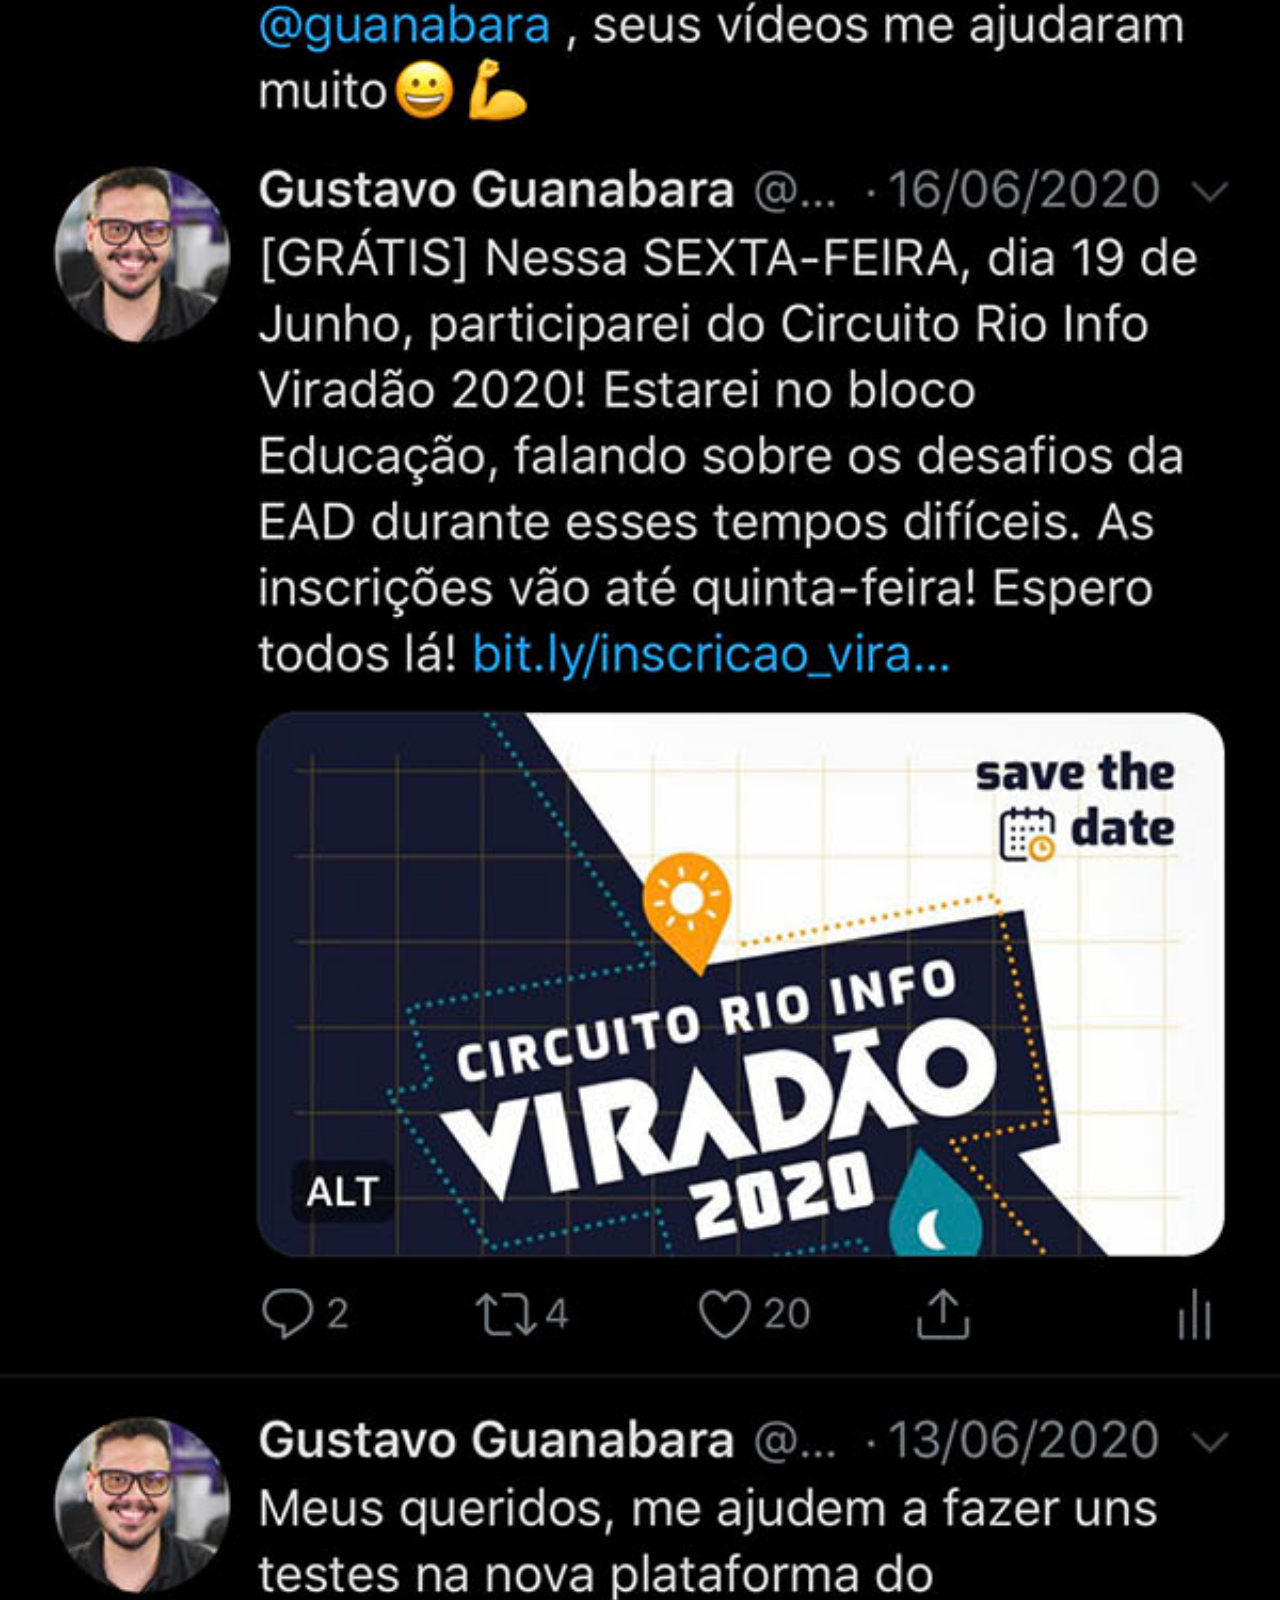
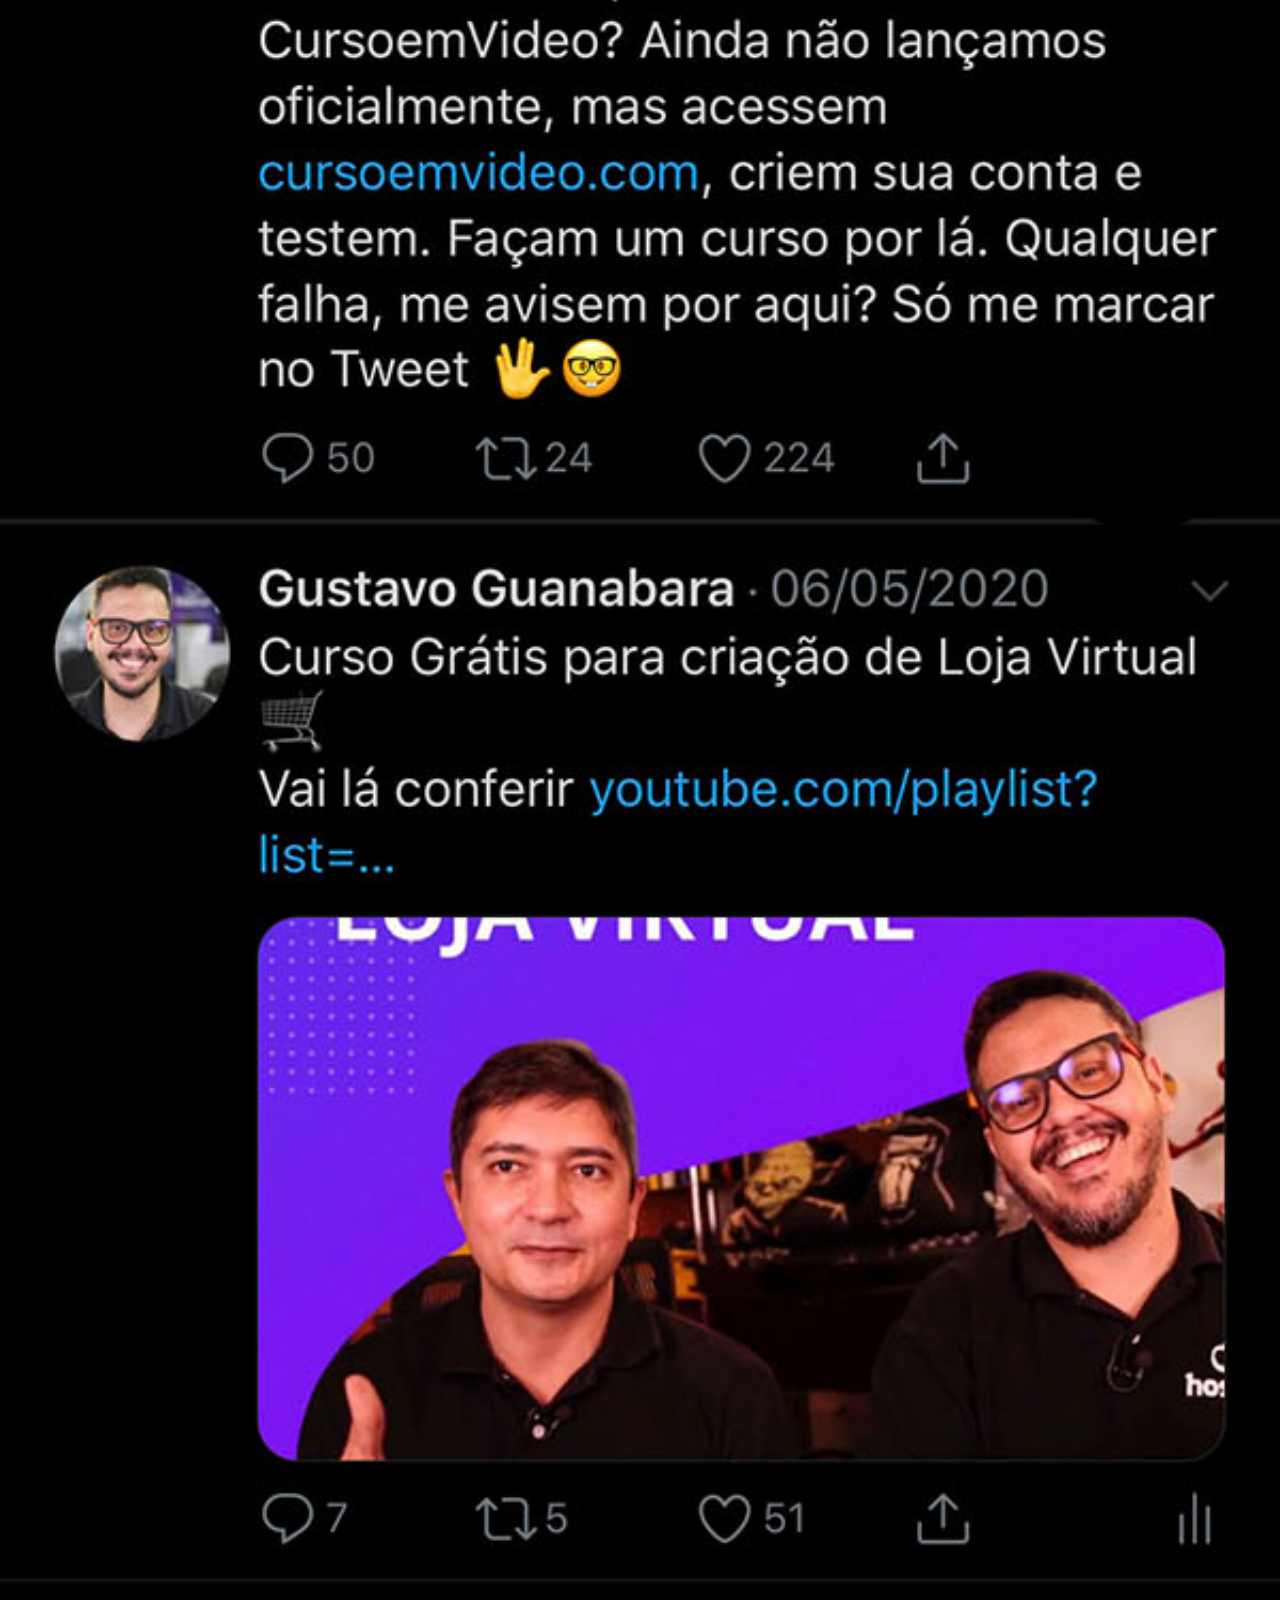
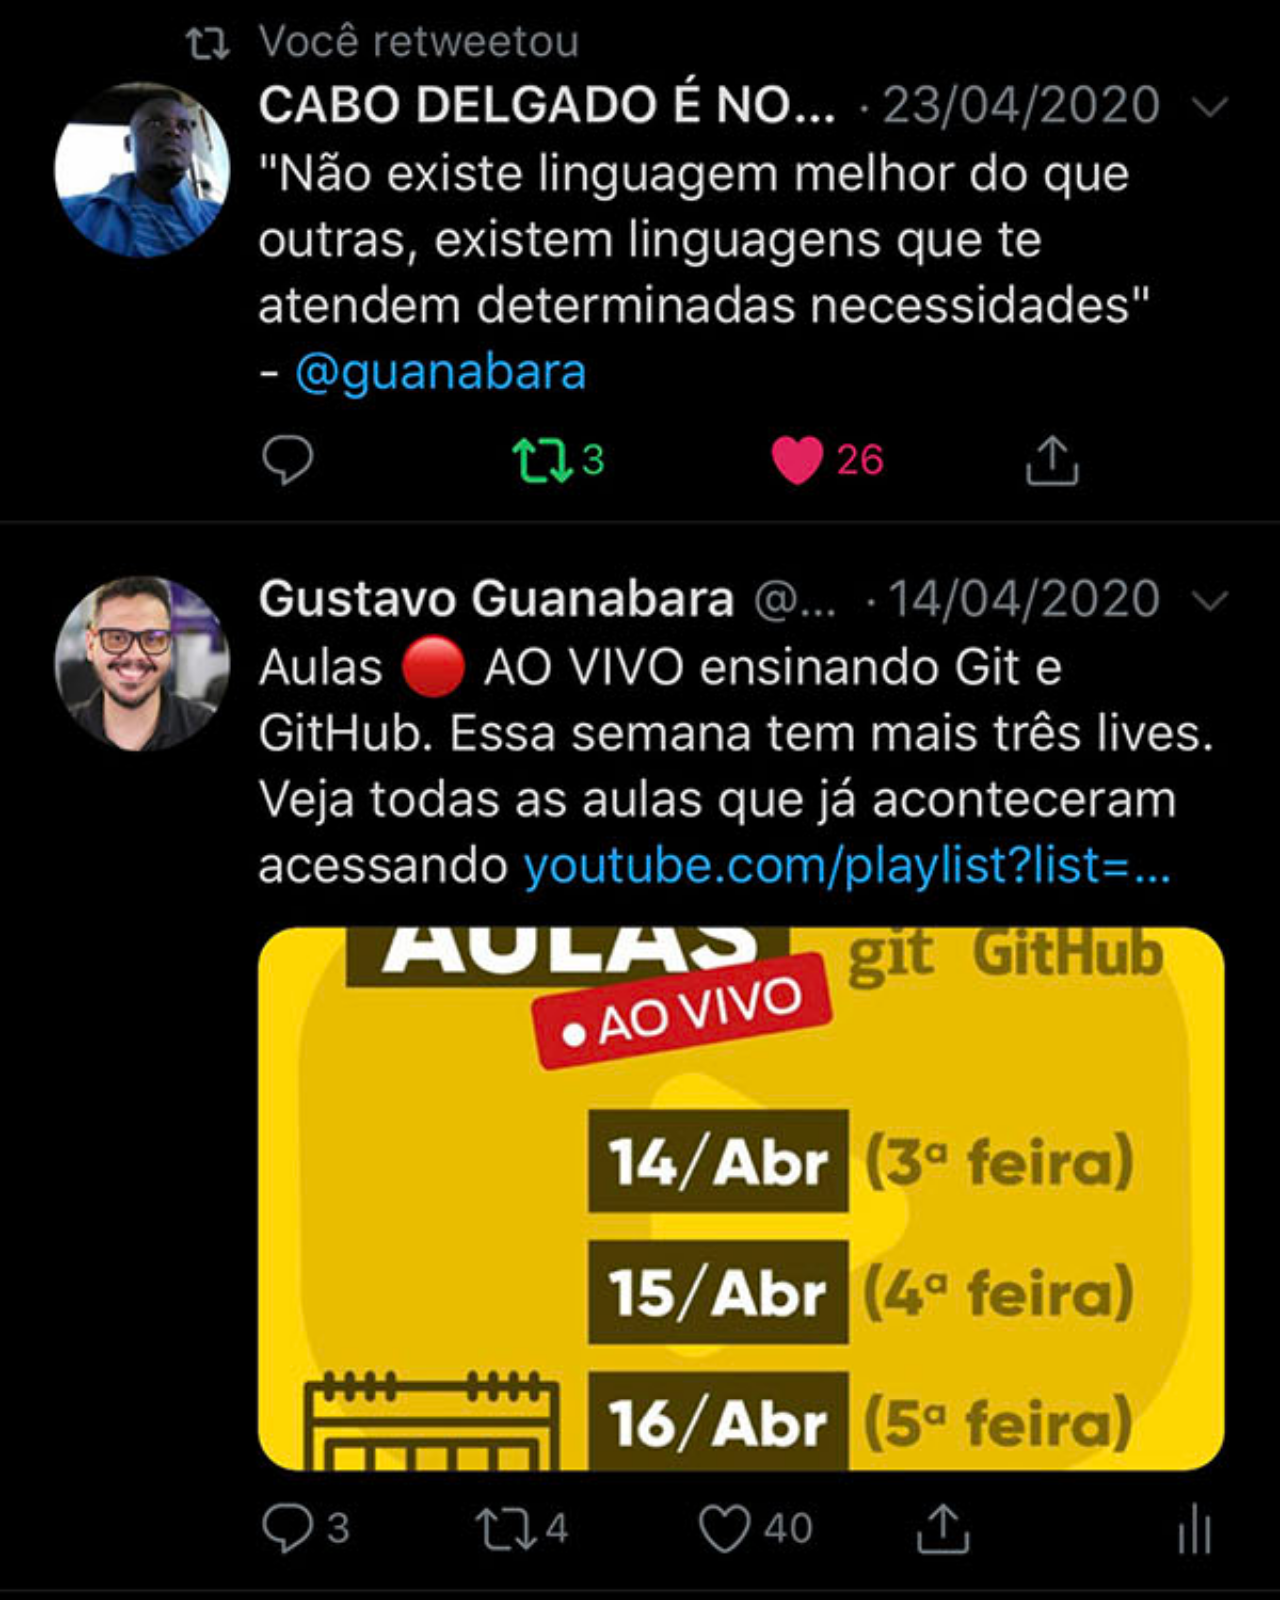
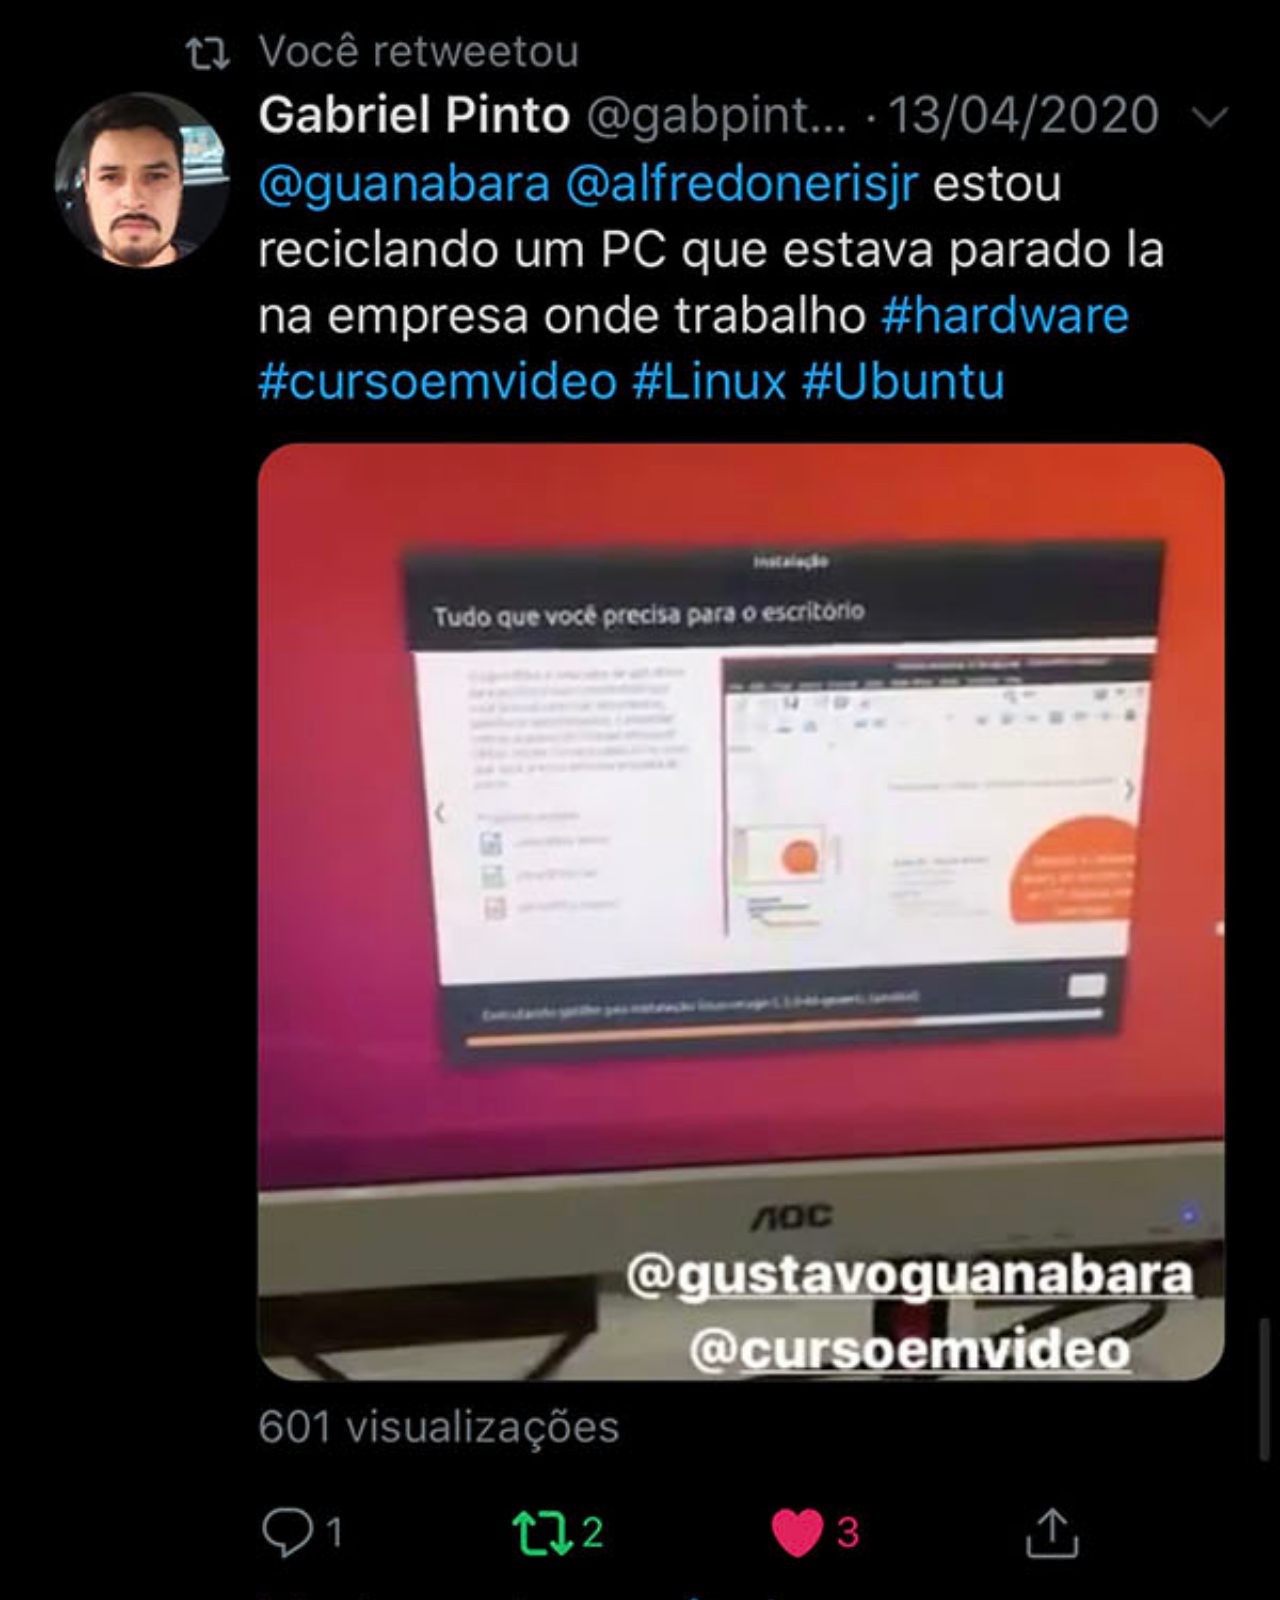
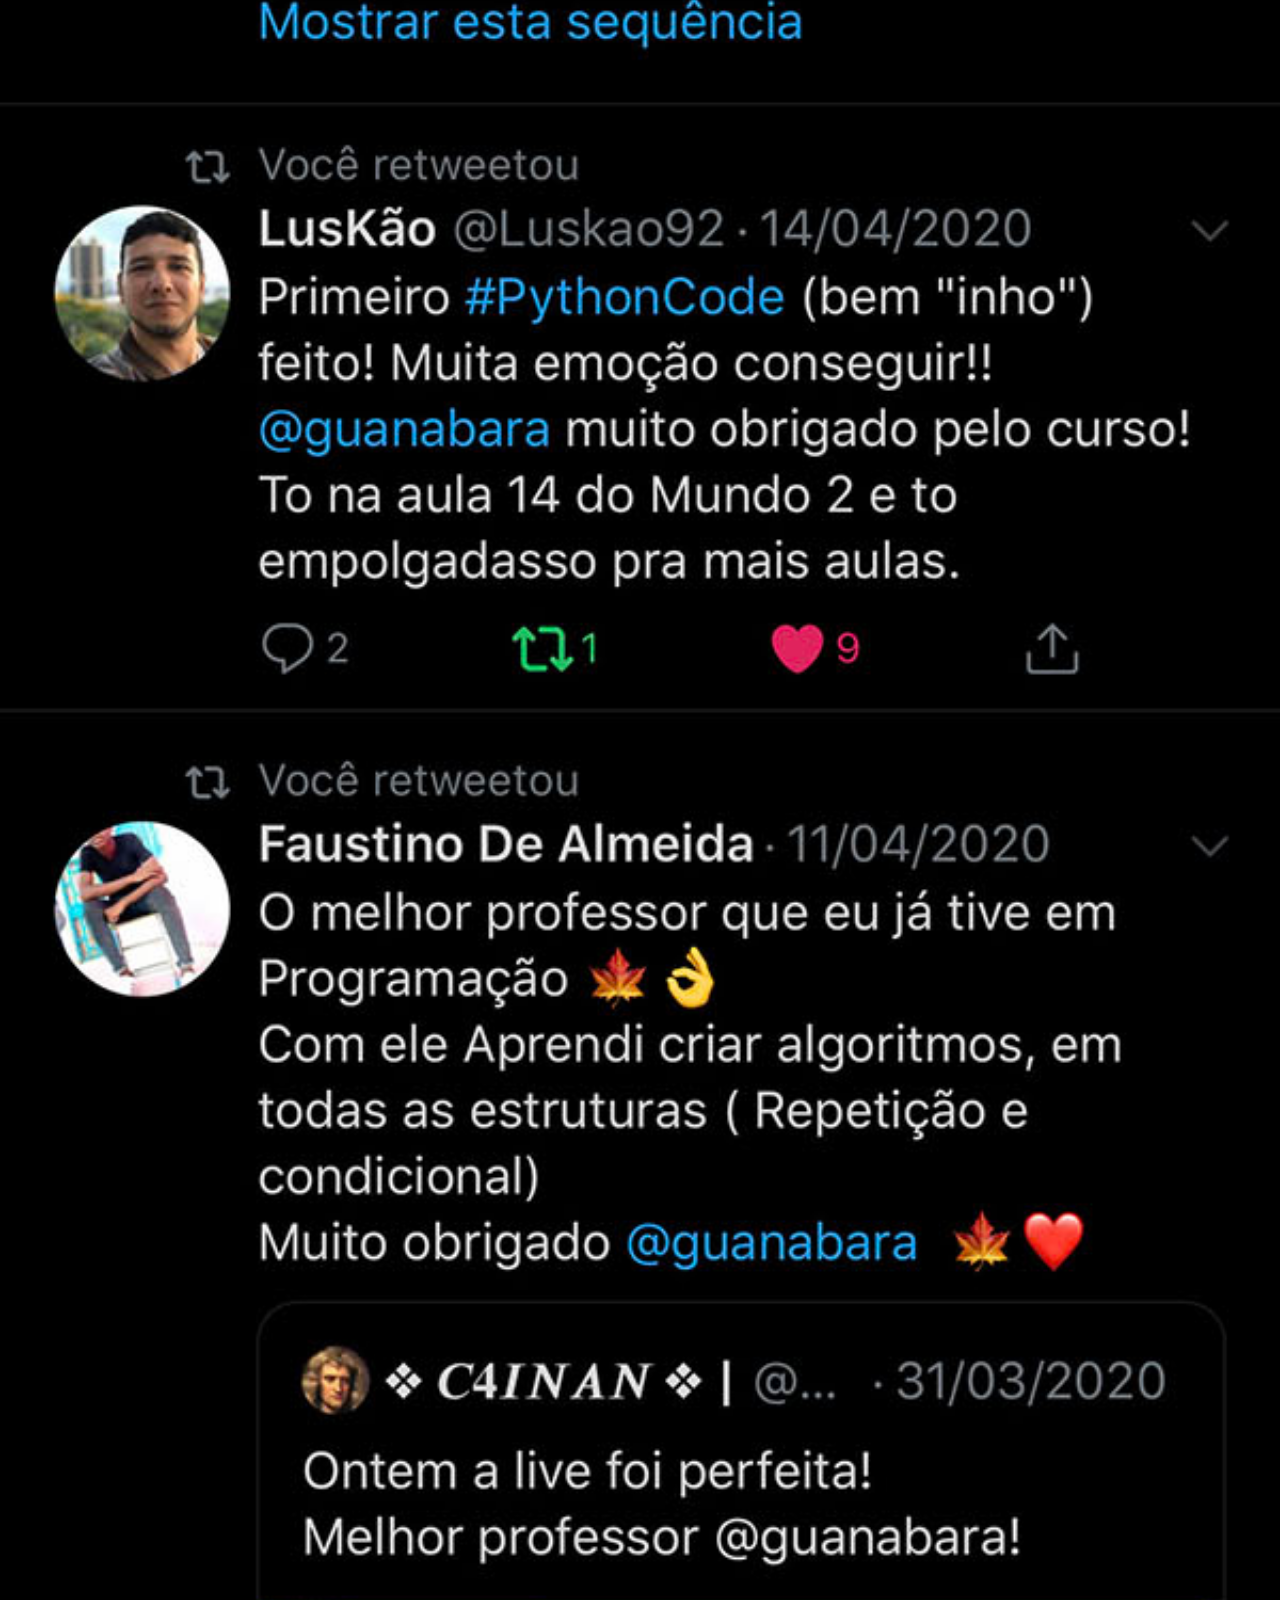
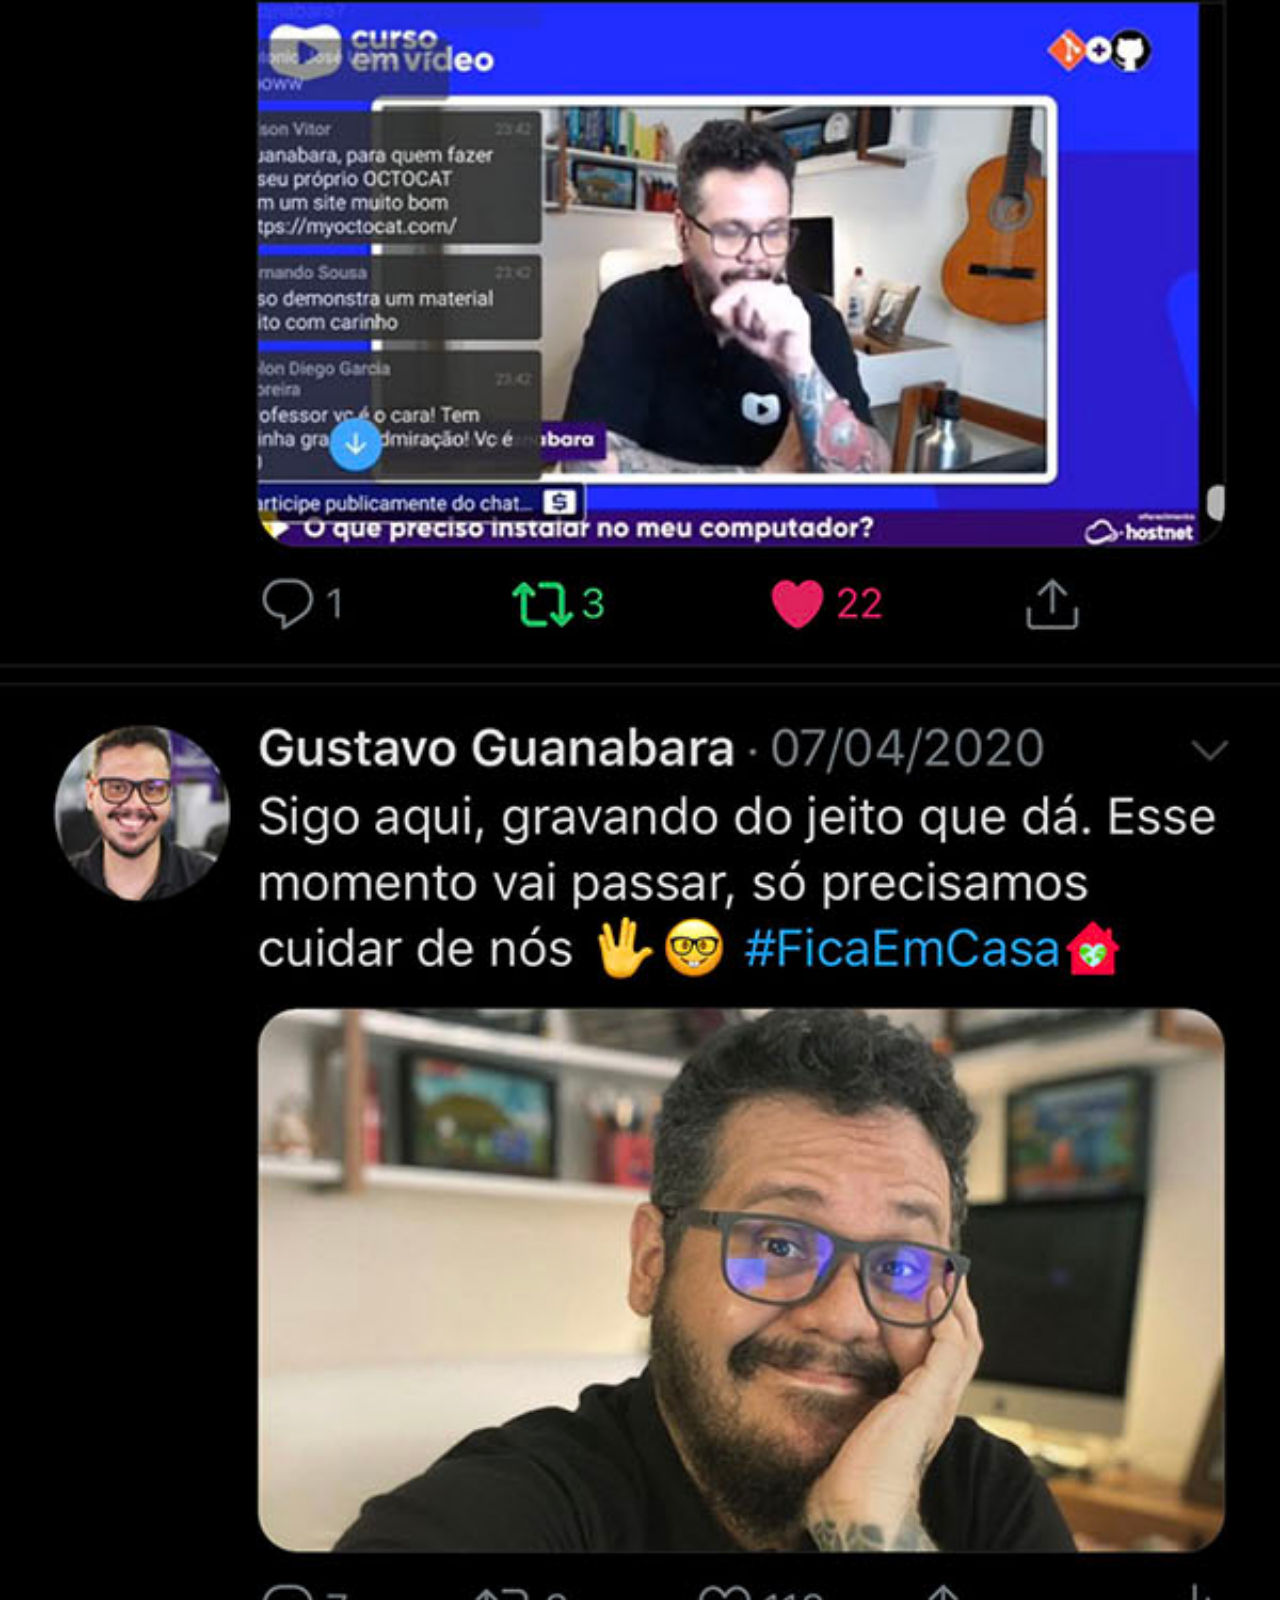
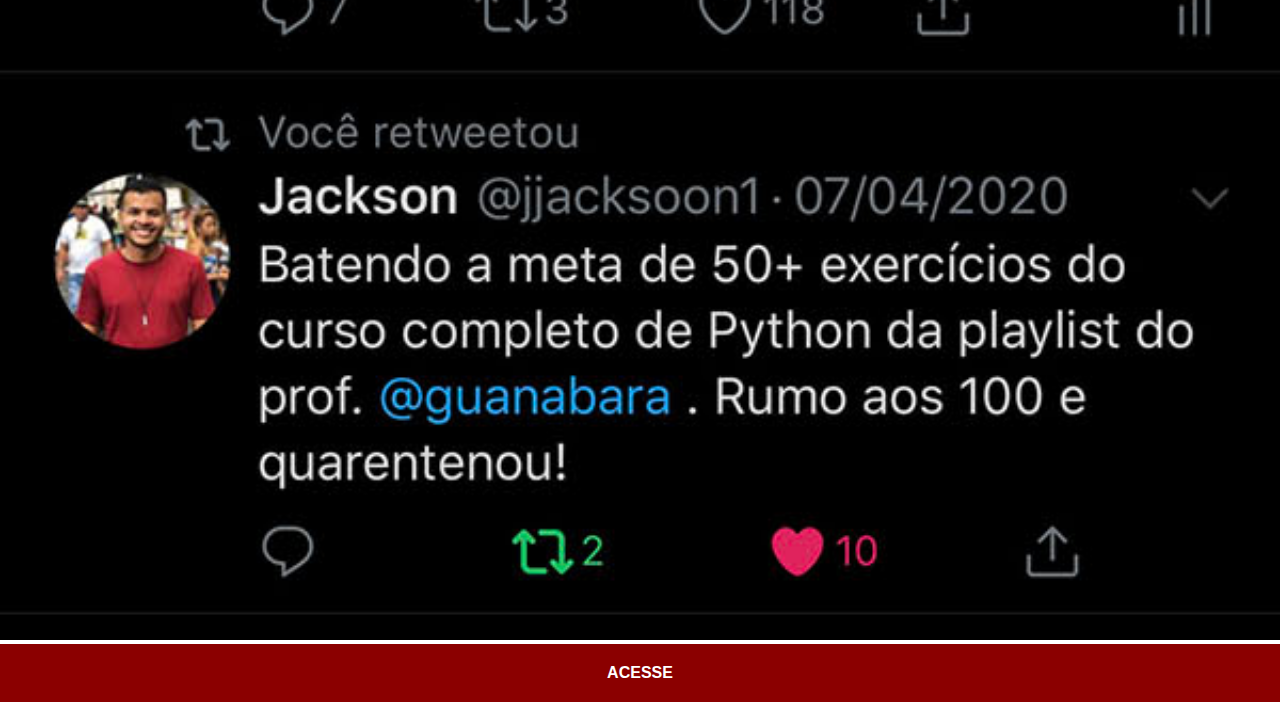
<file: twitter.html>
<!DOCTYPE html>
<html lang="en">
<head>
    <meta charset="UTF-8">
    <meta name="viewport" content="width=device-width, initial-scale=1.0">
    <link rel="stylesheet" href="social.css">
    <title>Twitter</title>
</head>
<body>
    <img src="assets/imagens/tela-twitter.jpg" alt="">
    <a href="twitter02.html" target="_blank">ACESSE</a>
</body>
</html>
</file>
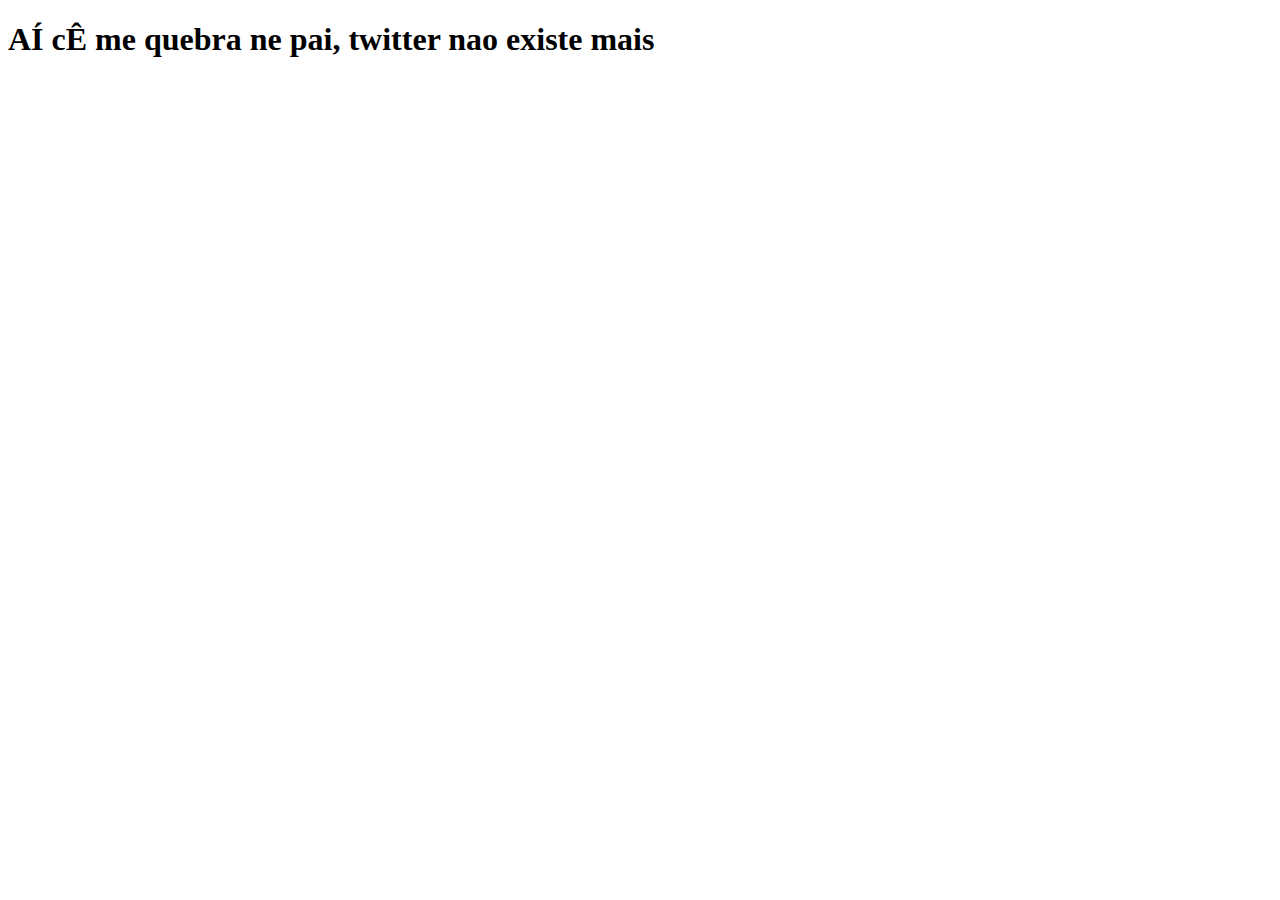
<file: twitter02.html>
<!DOCTYPE html>
<html lang="en">
<head>
    <meta charset="UTF-8">
    <meta name="viewport" content="width=device-width, initial-scale=1.0">
    <title>Twitter</title>
</head>
<body>
    <h1>
        AÍ cÊ me quebra ne pai, twitter nao existe mais
    </h1>
</body>
</html>
</file>
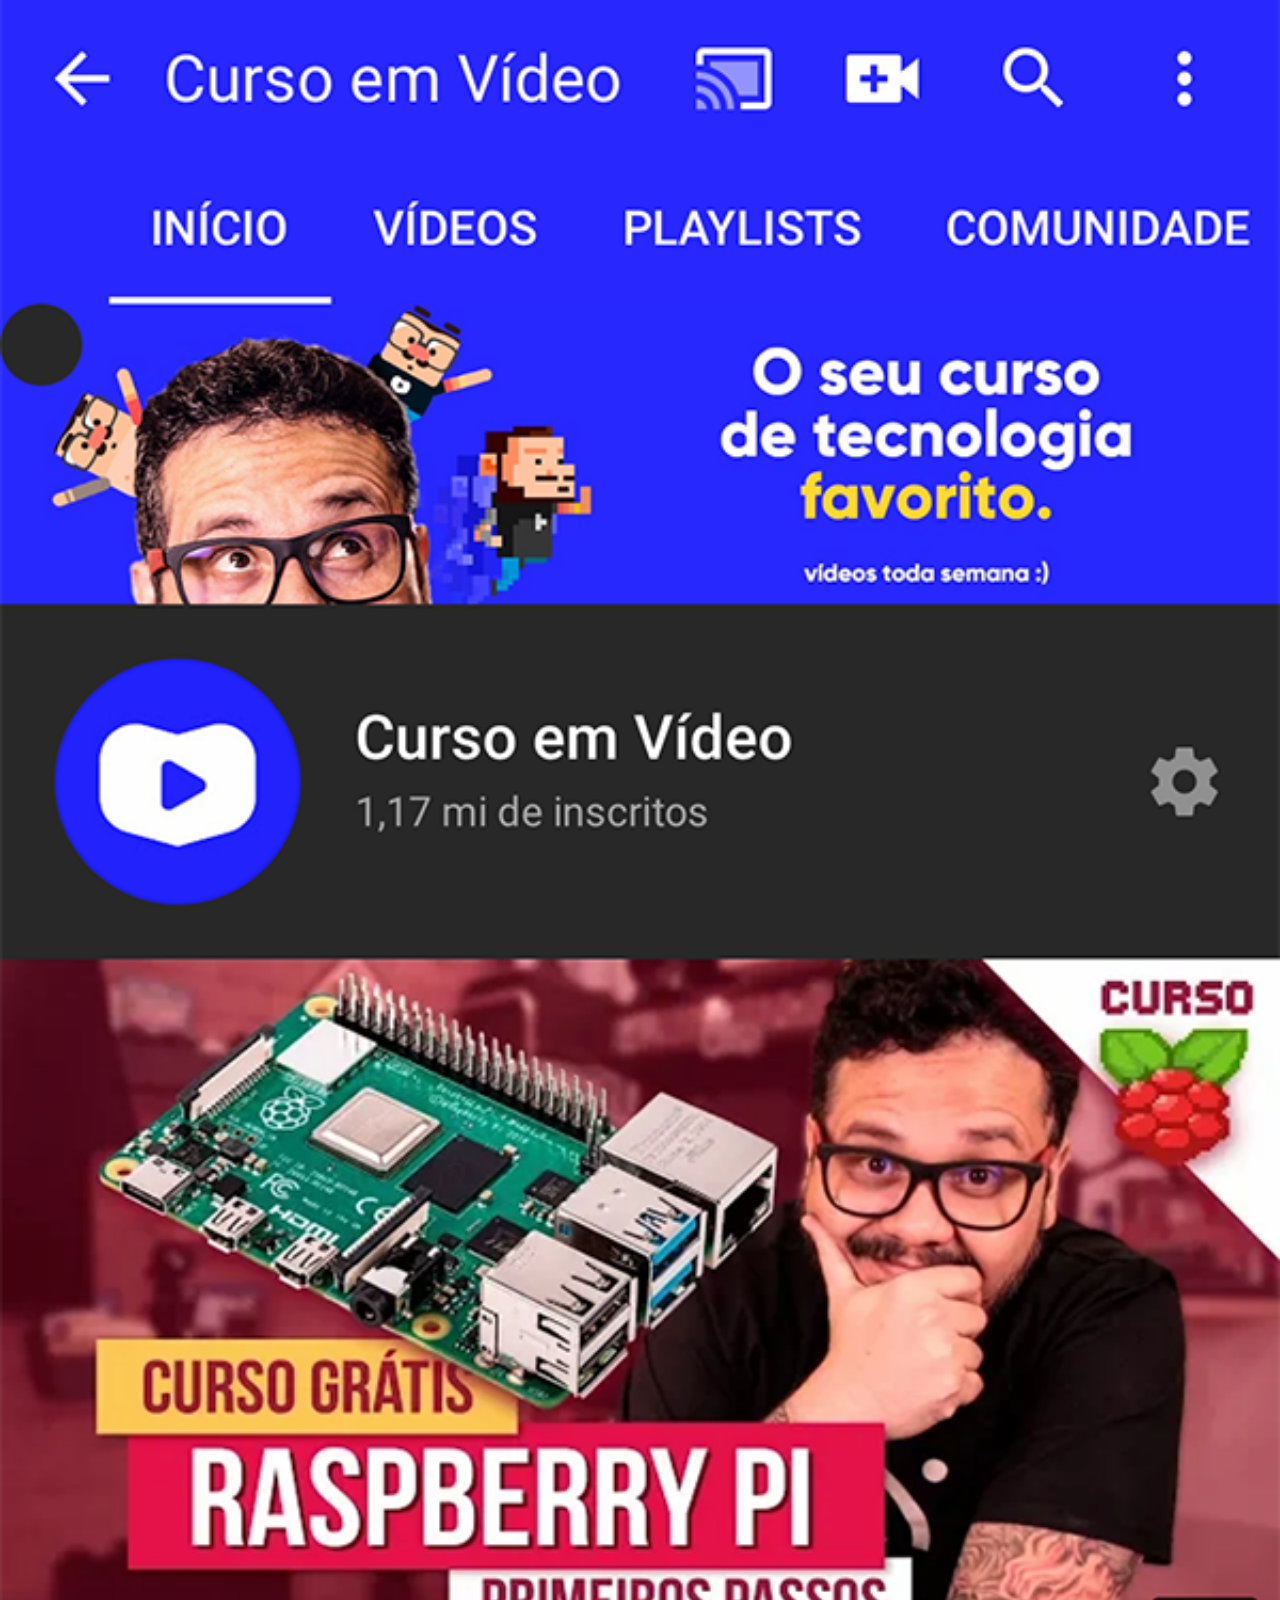
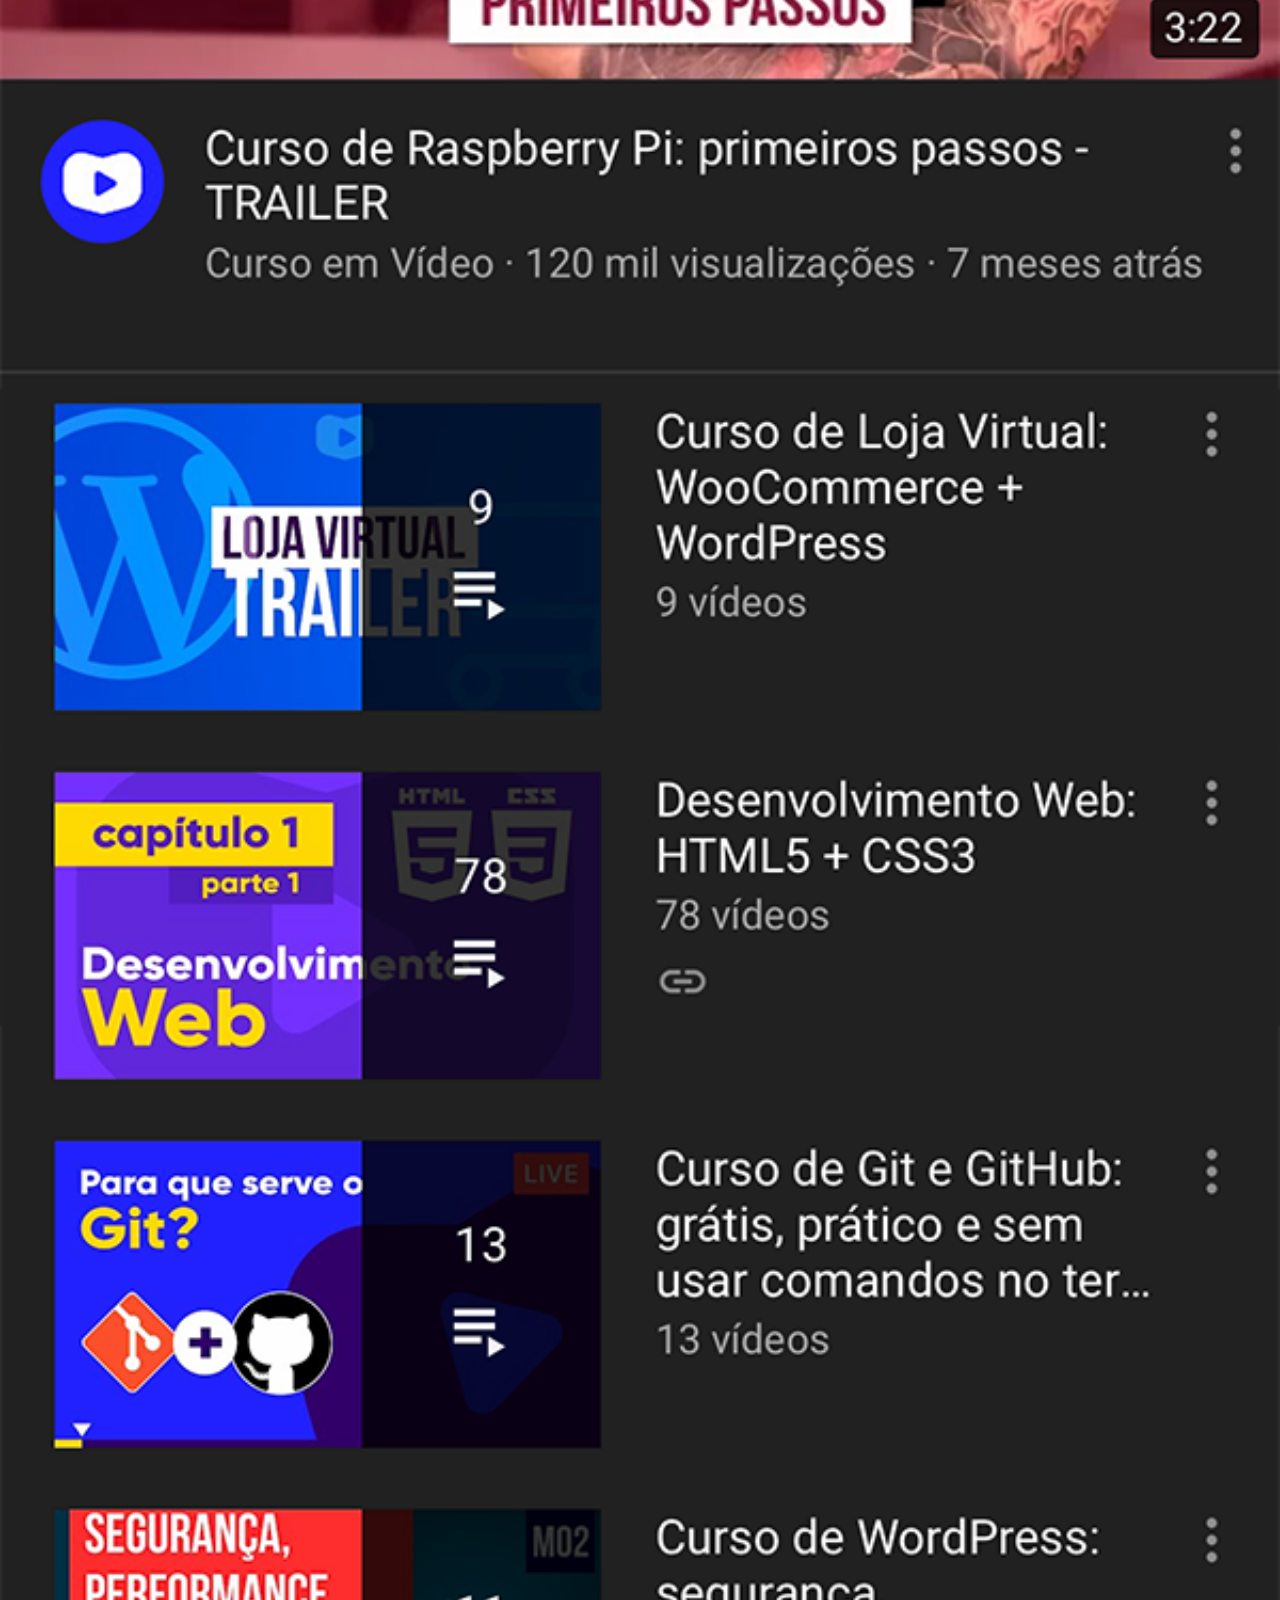
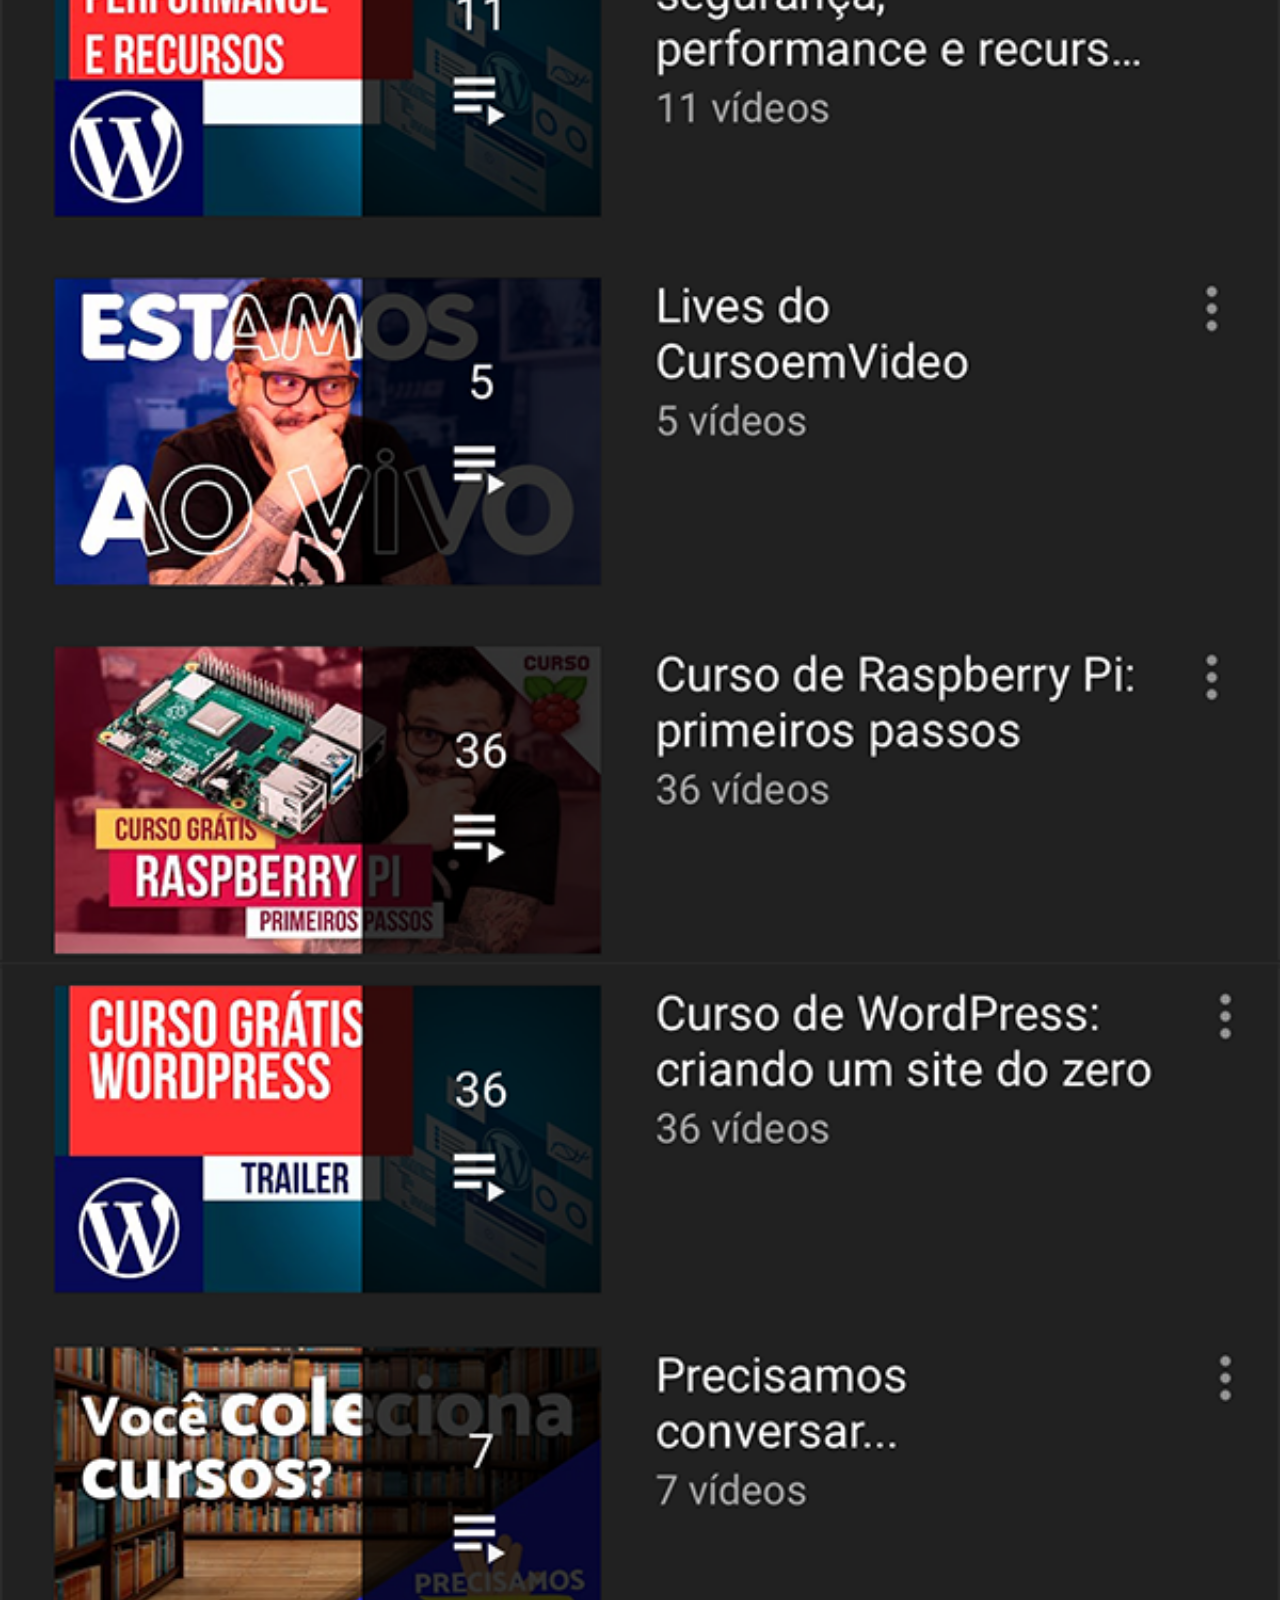
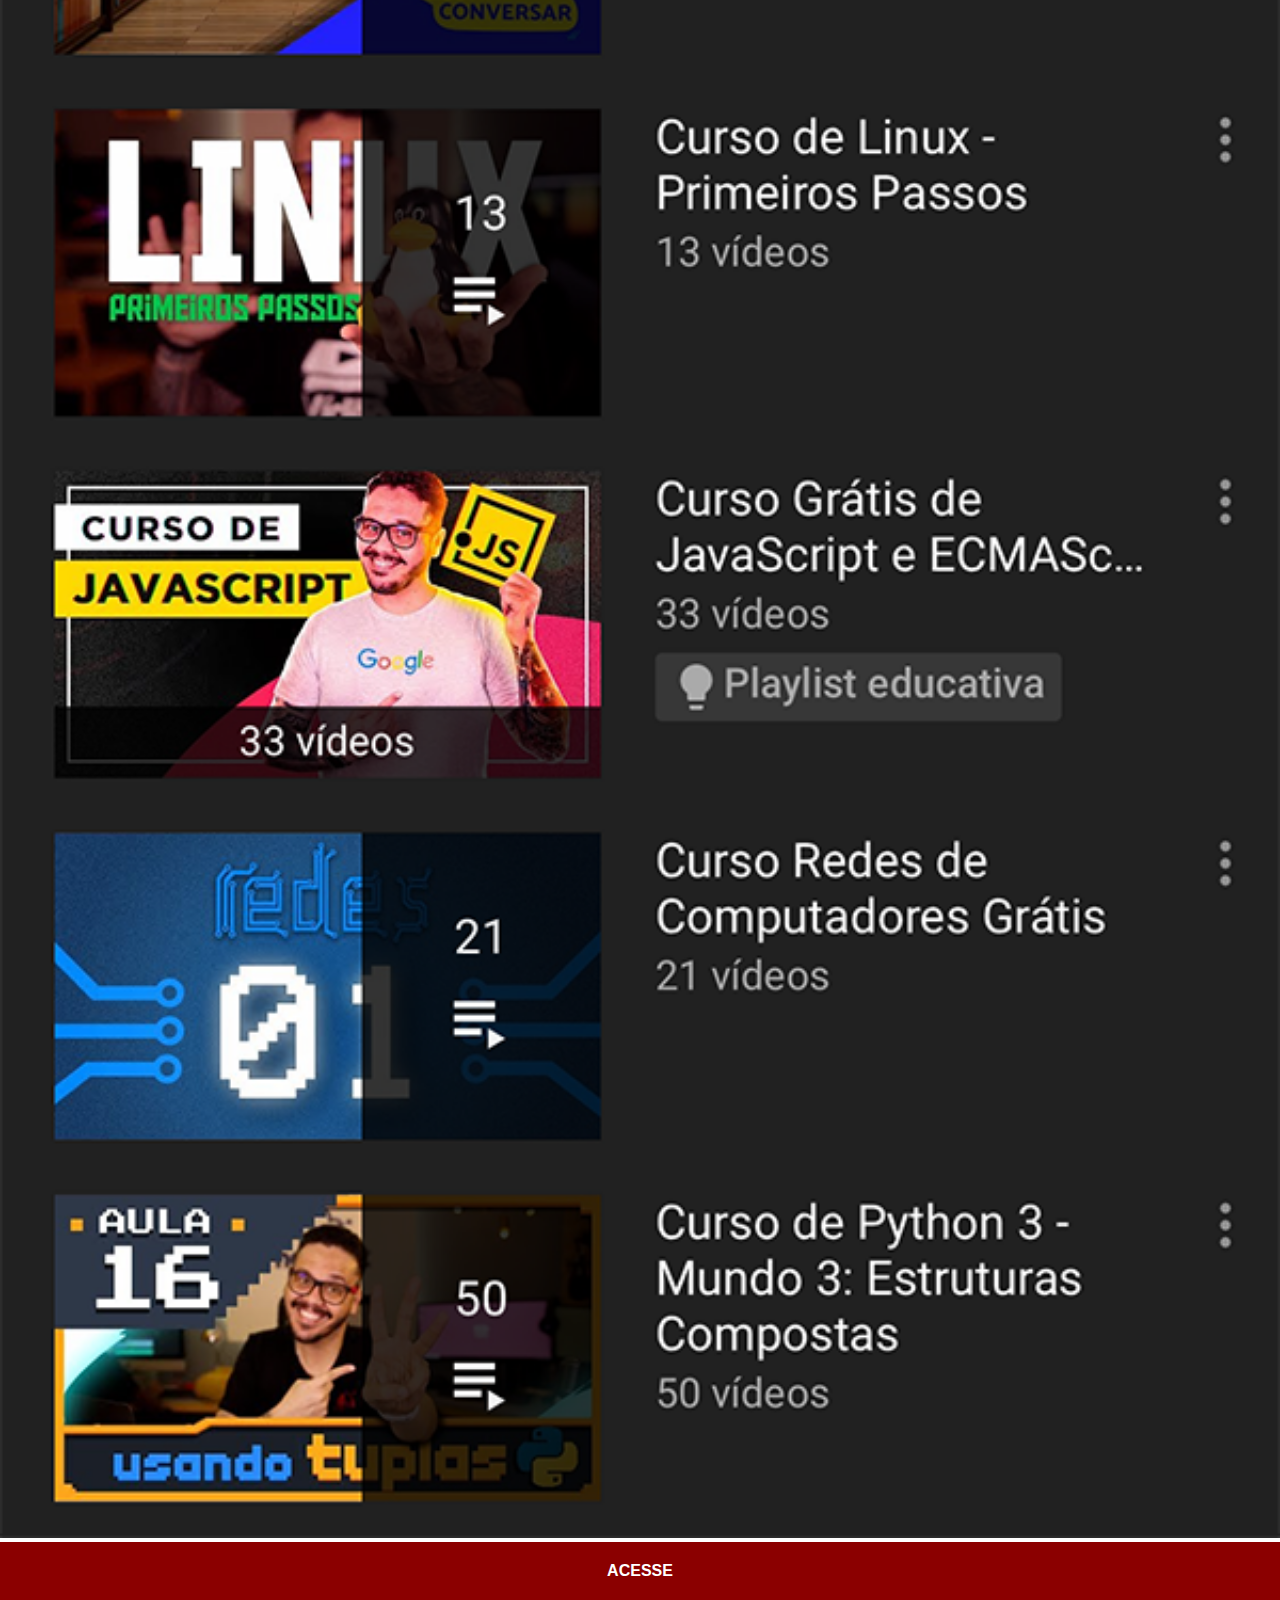
<file: youtube.html>
<!DOCTYPE html>
<html lang="en">
<head>
    <meta charset="UTF-8">
    <meta name="viewport" content="width=device-width, initial-scale=1.0">
    <link rel="stylesheet" href="social.css">
    <title>Youtube</title>
</head>
<body>
    <img src="assets/imagens/tela-youtube.png" alt="">
    <a href="https://www.youtube.com/c/CursoemV%C3%ADdeo" target="_blank">ACESSE</a>
</body>
</html>
</file>
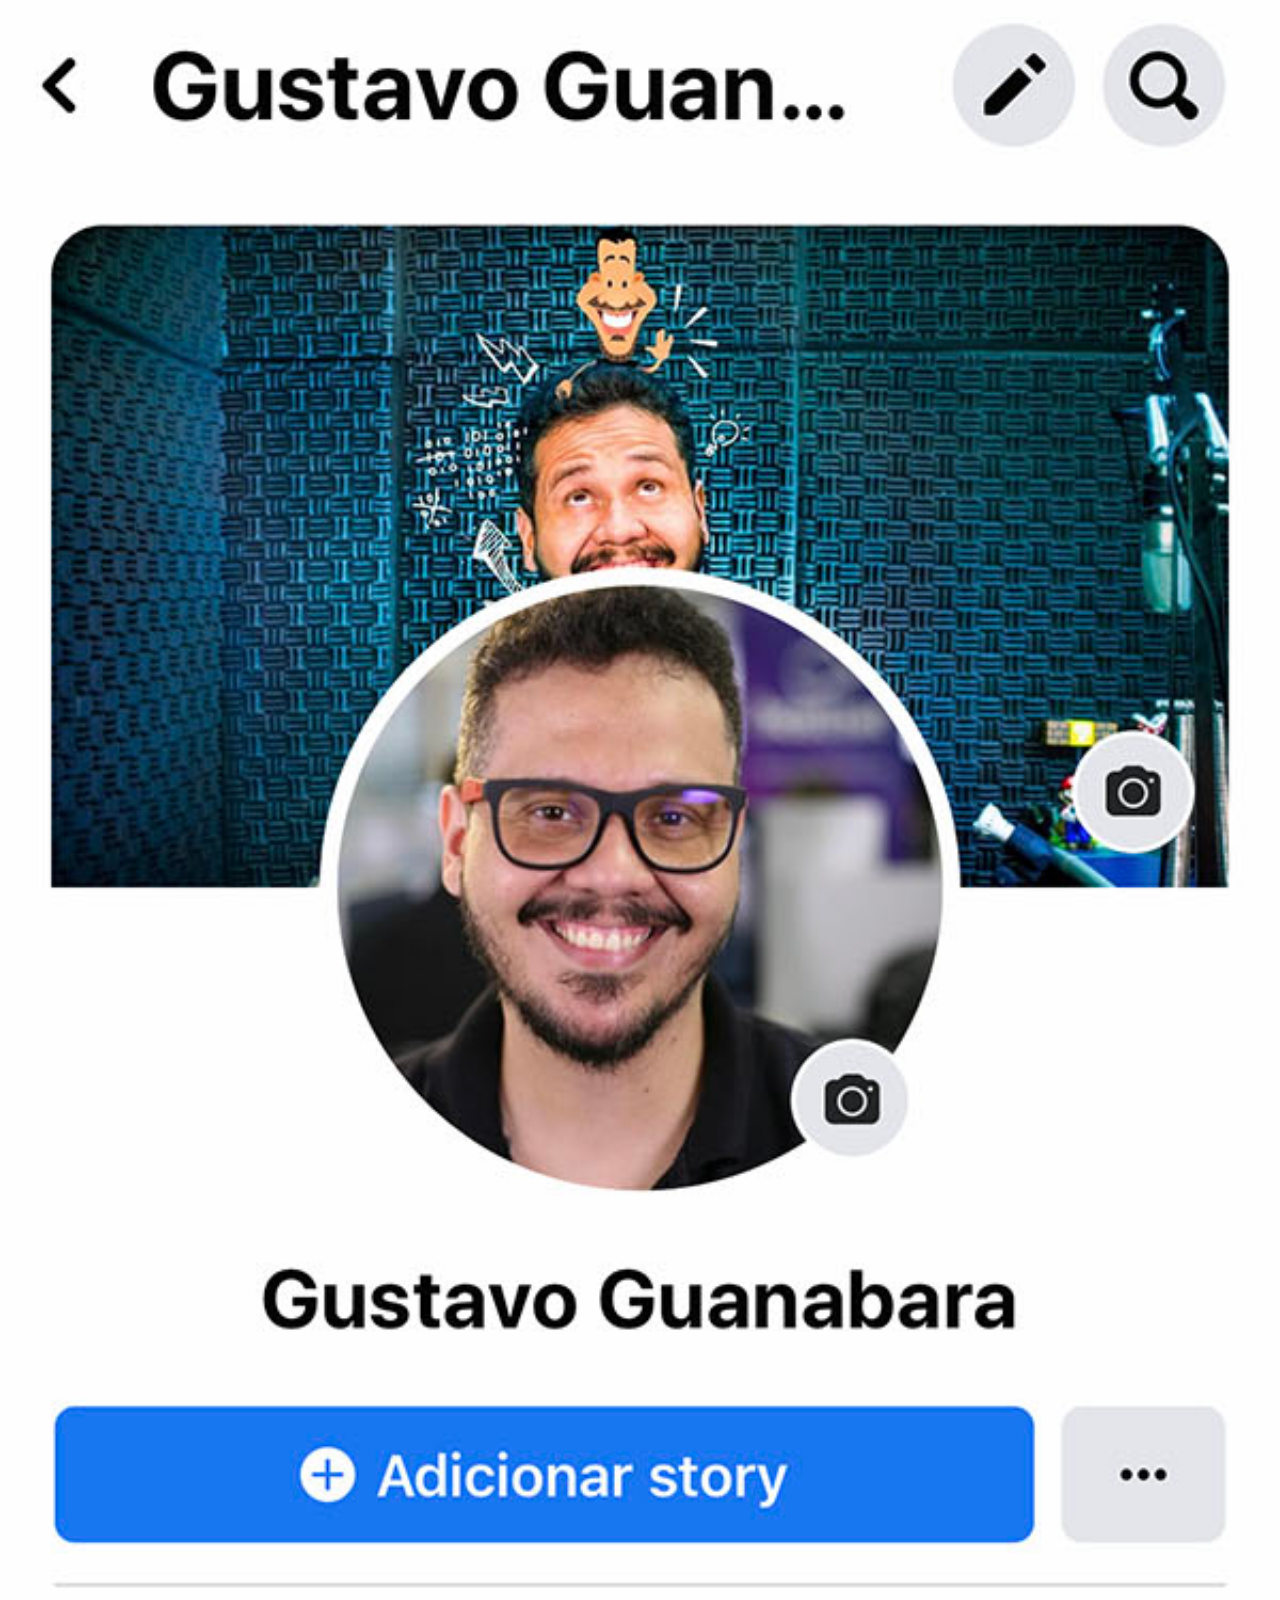
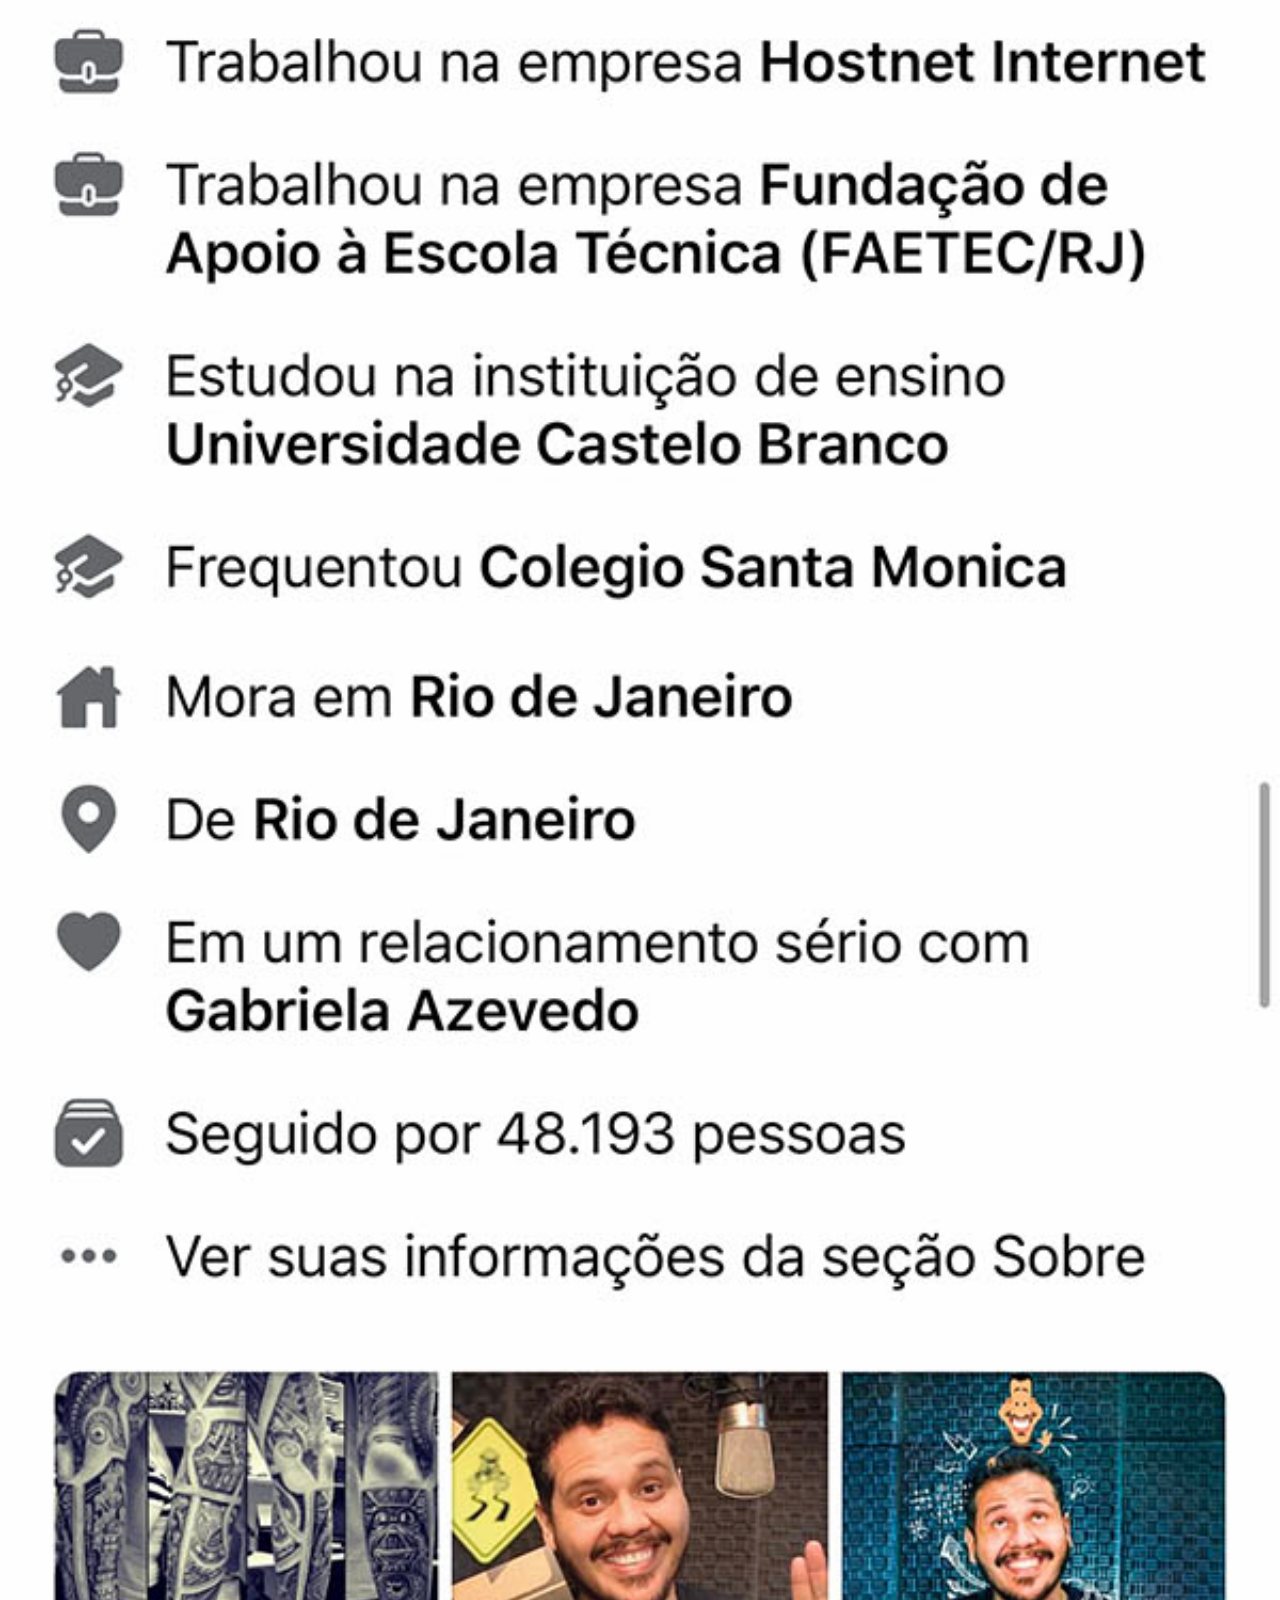
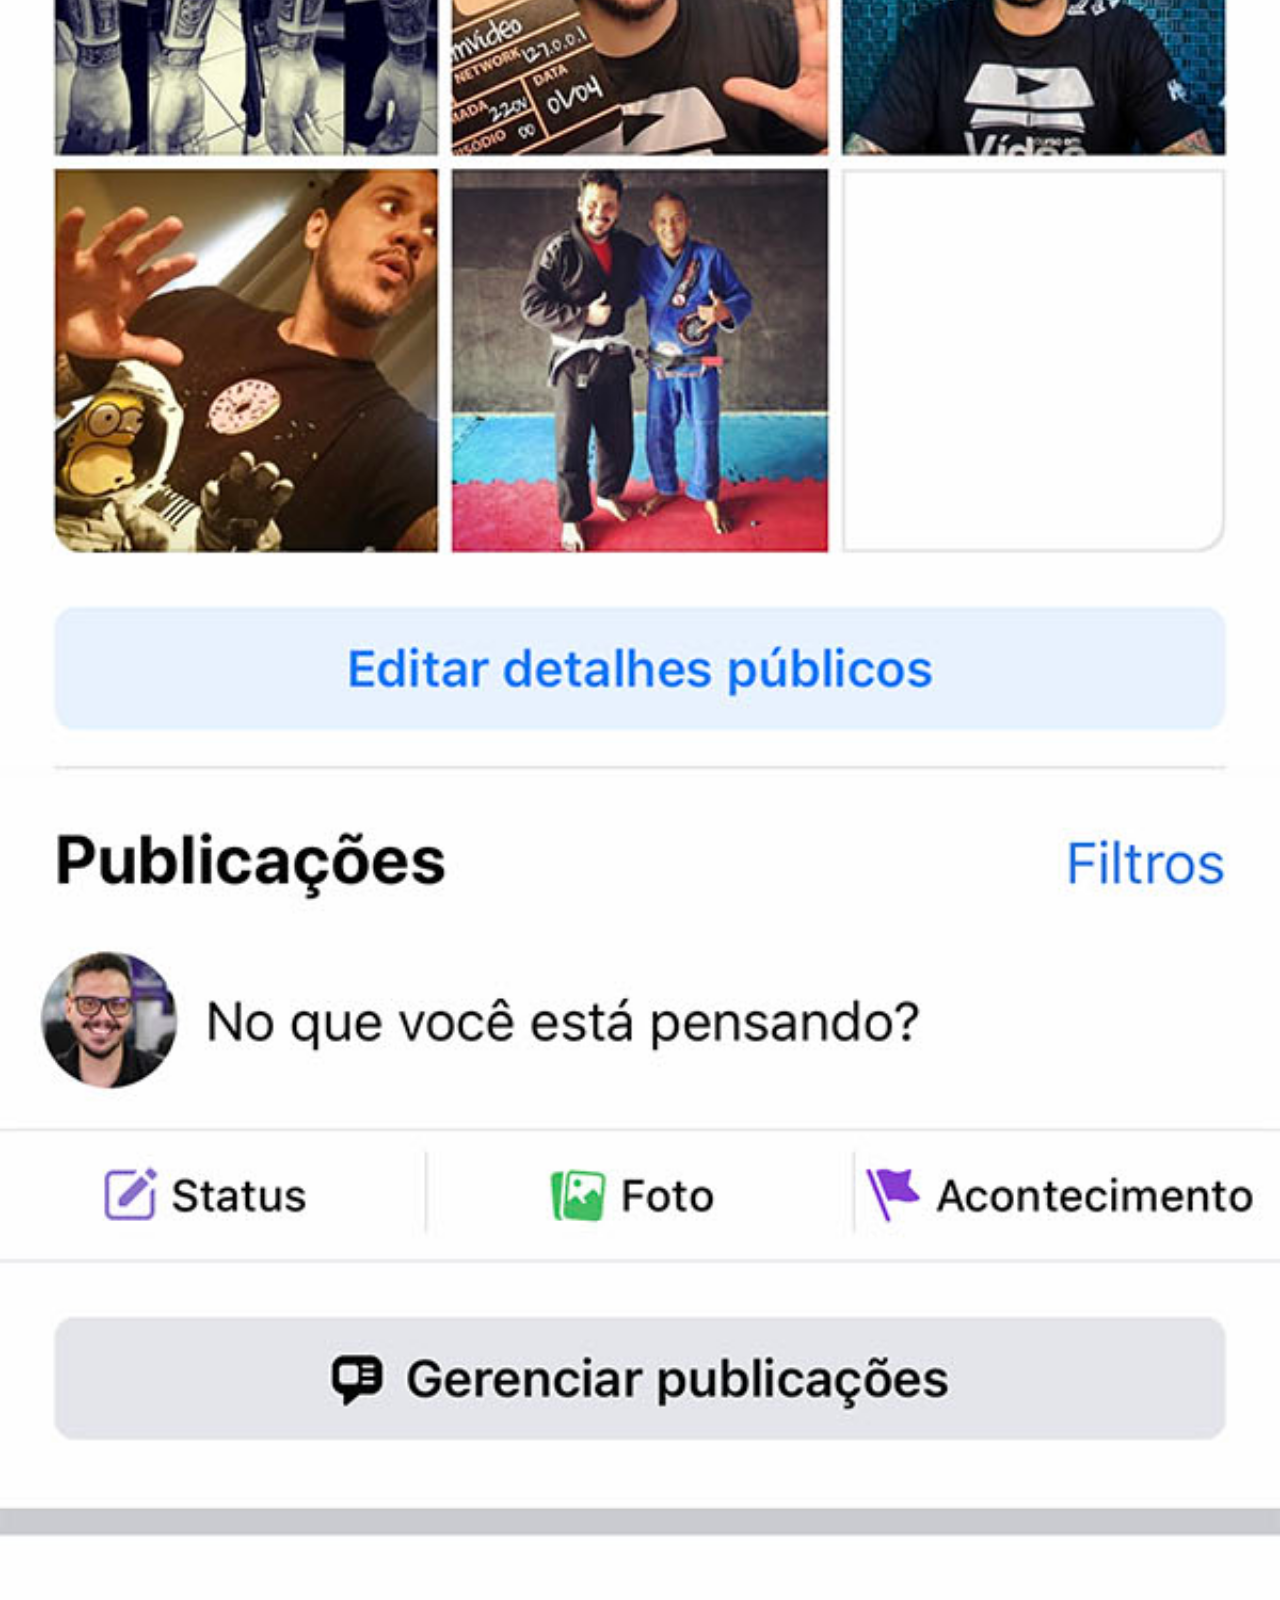
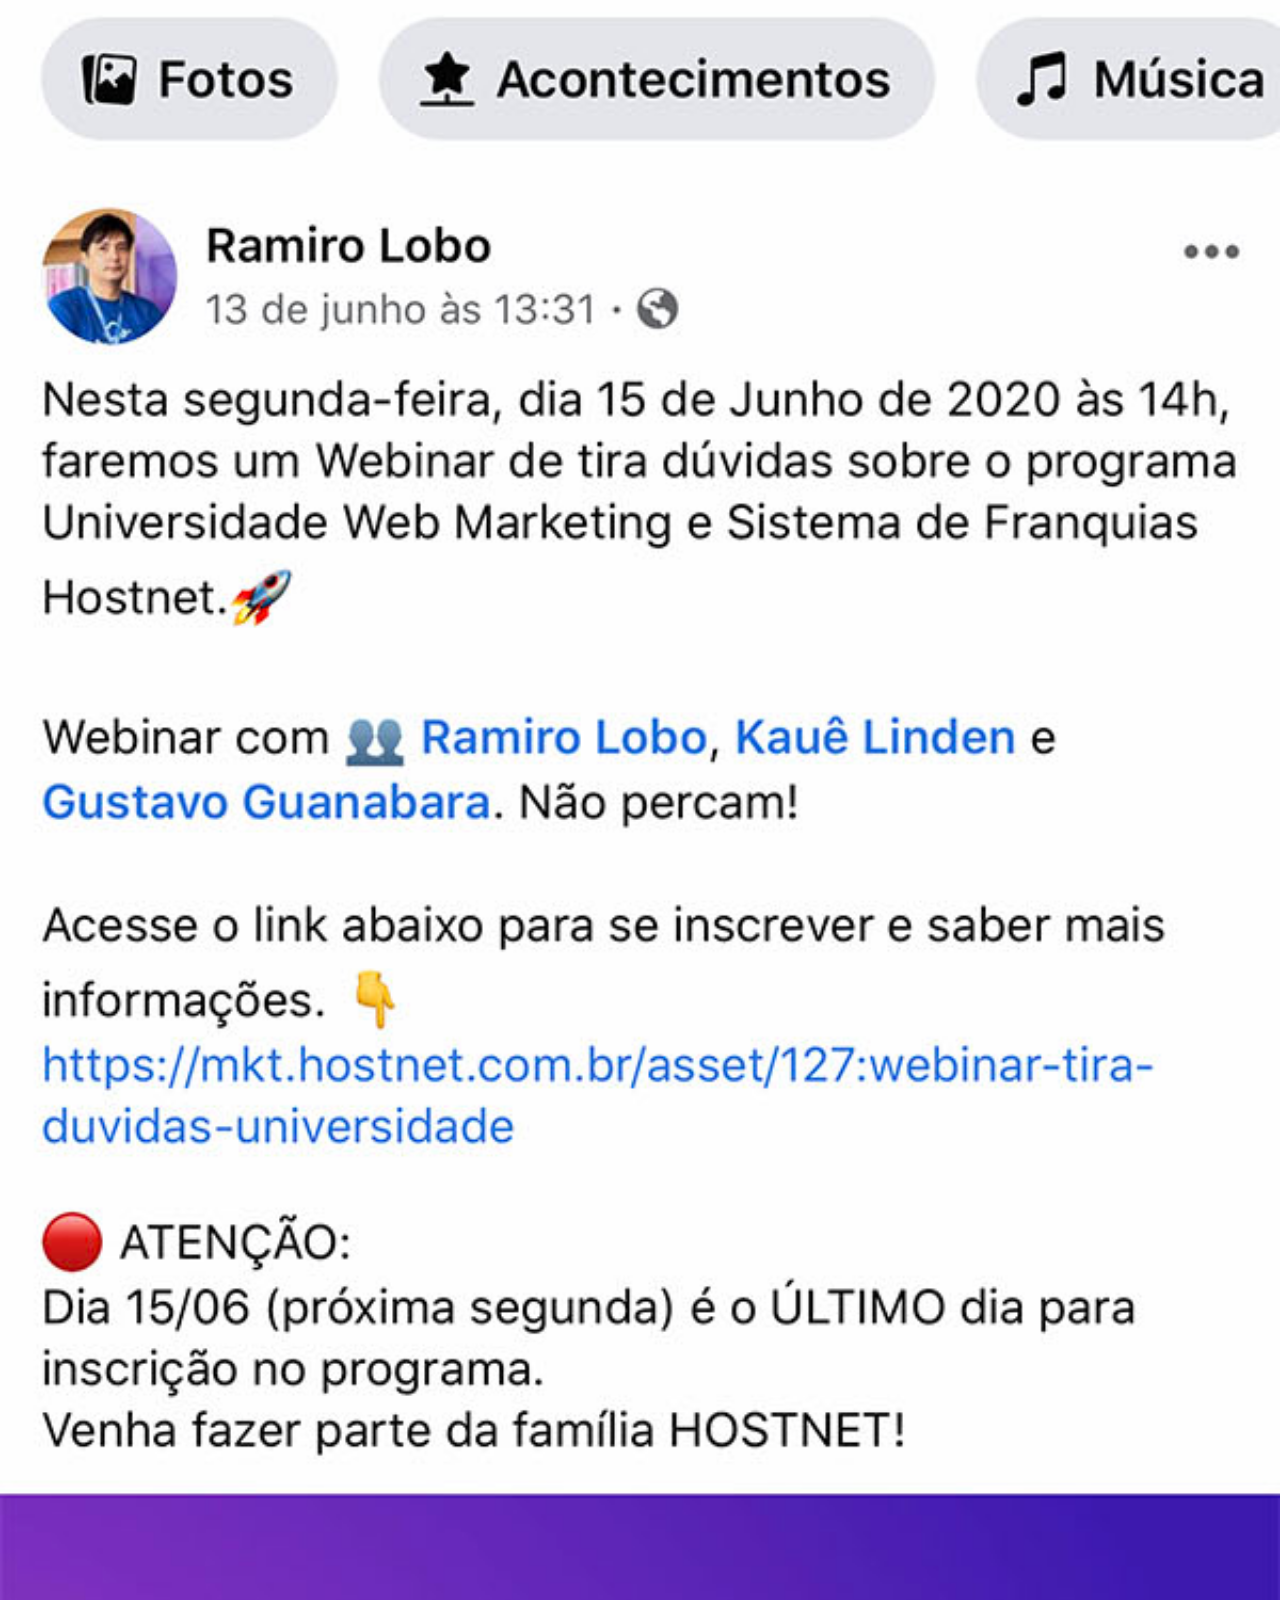
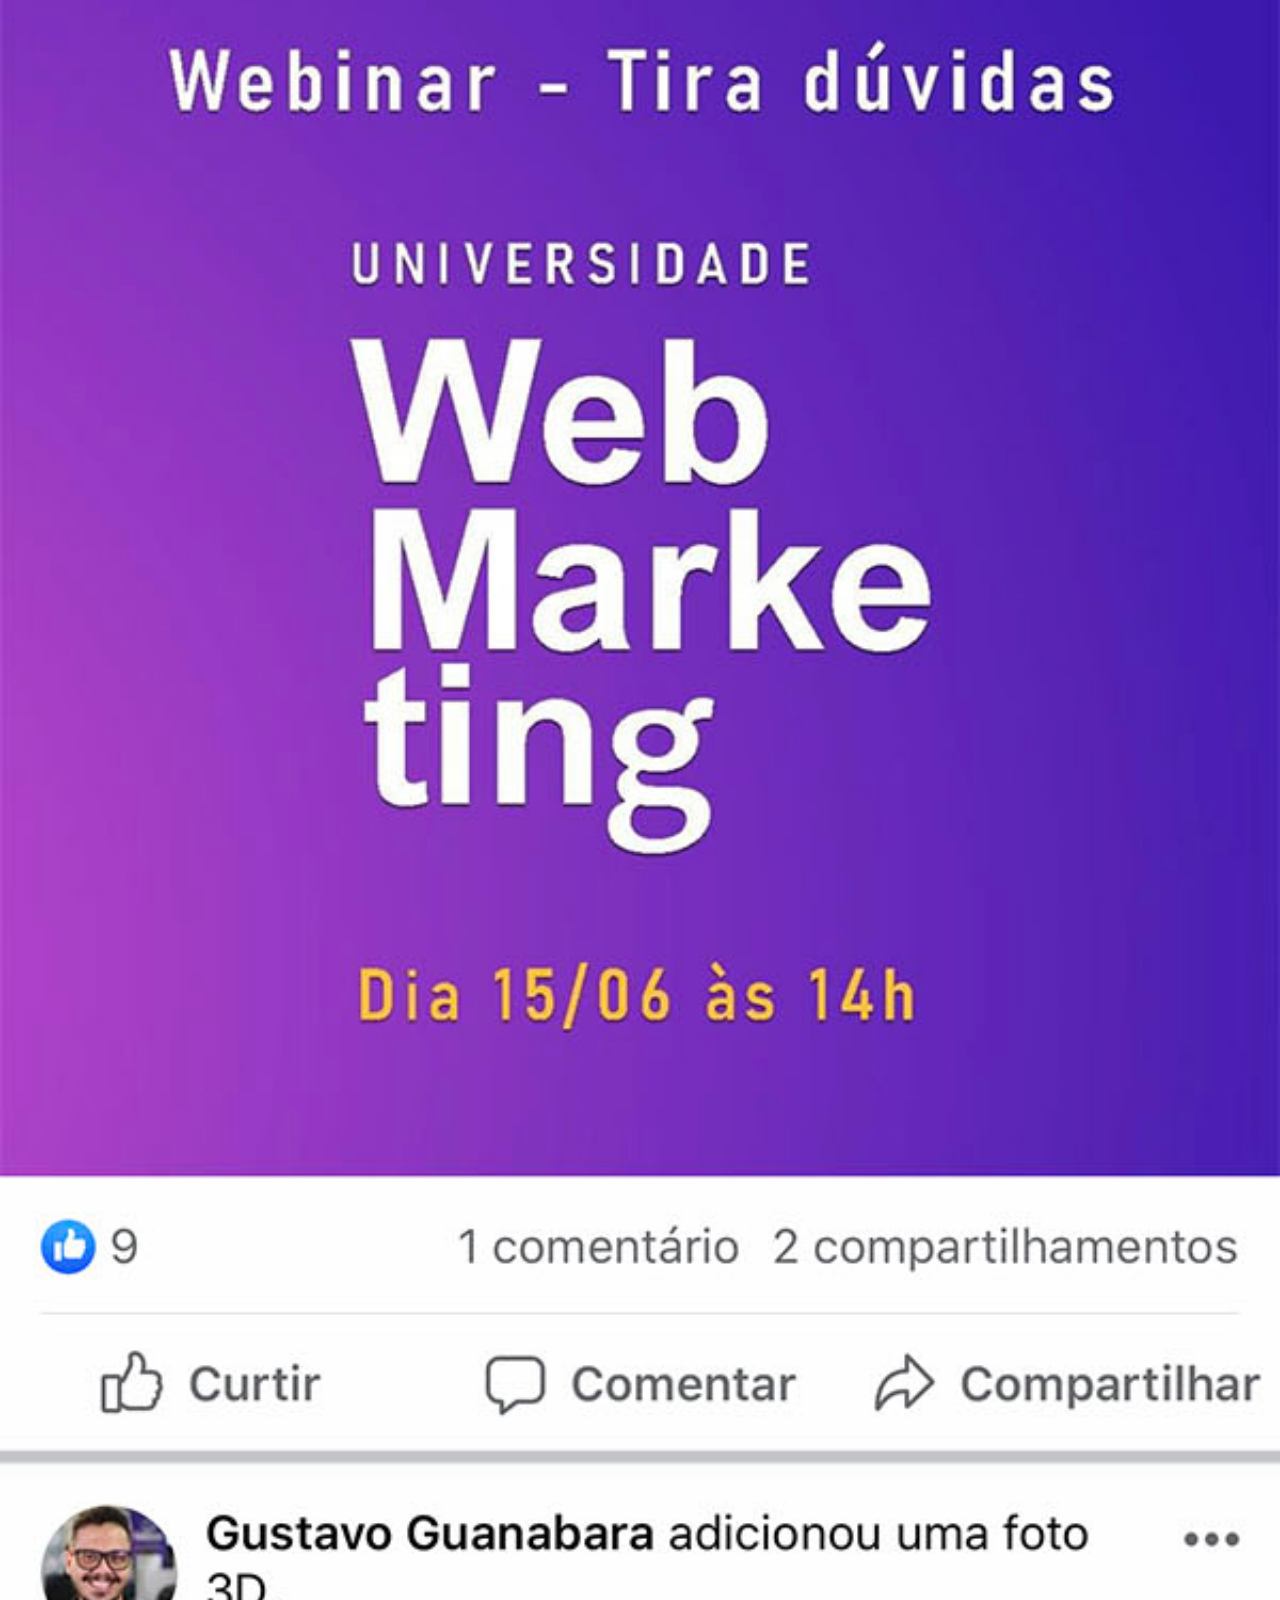
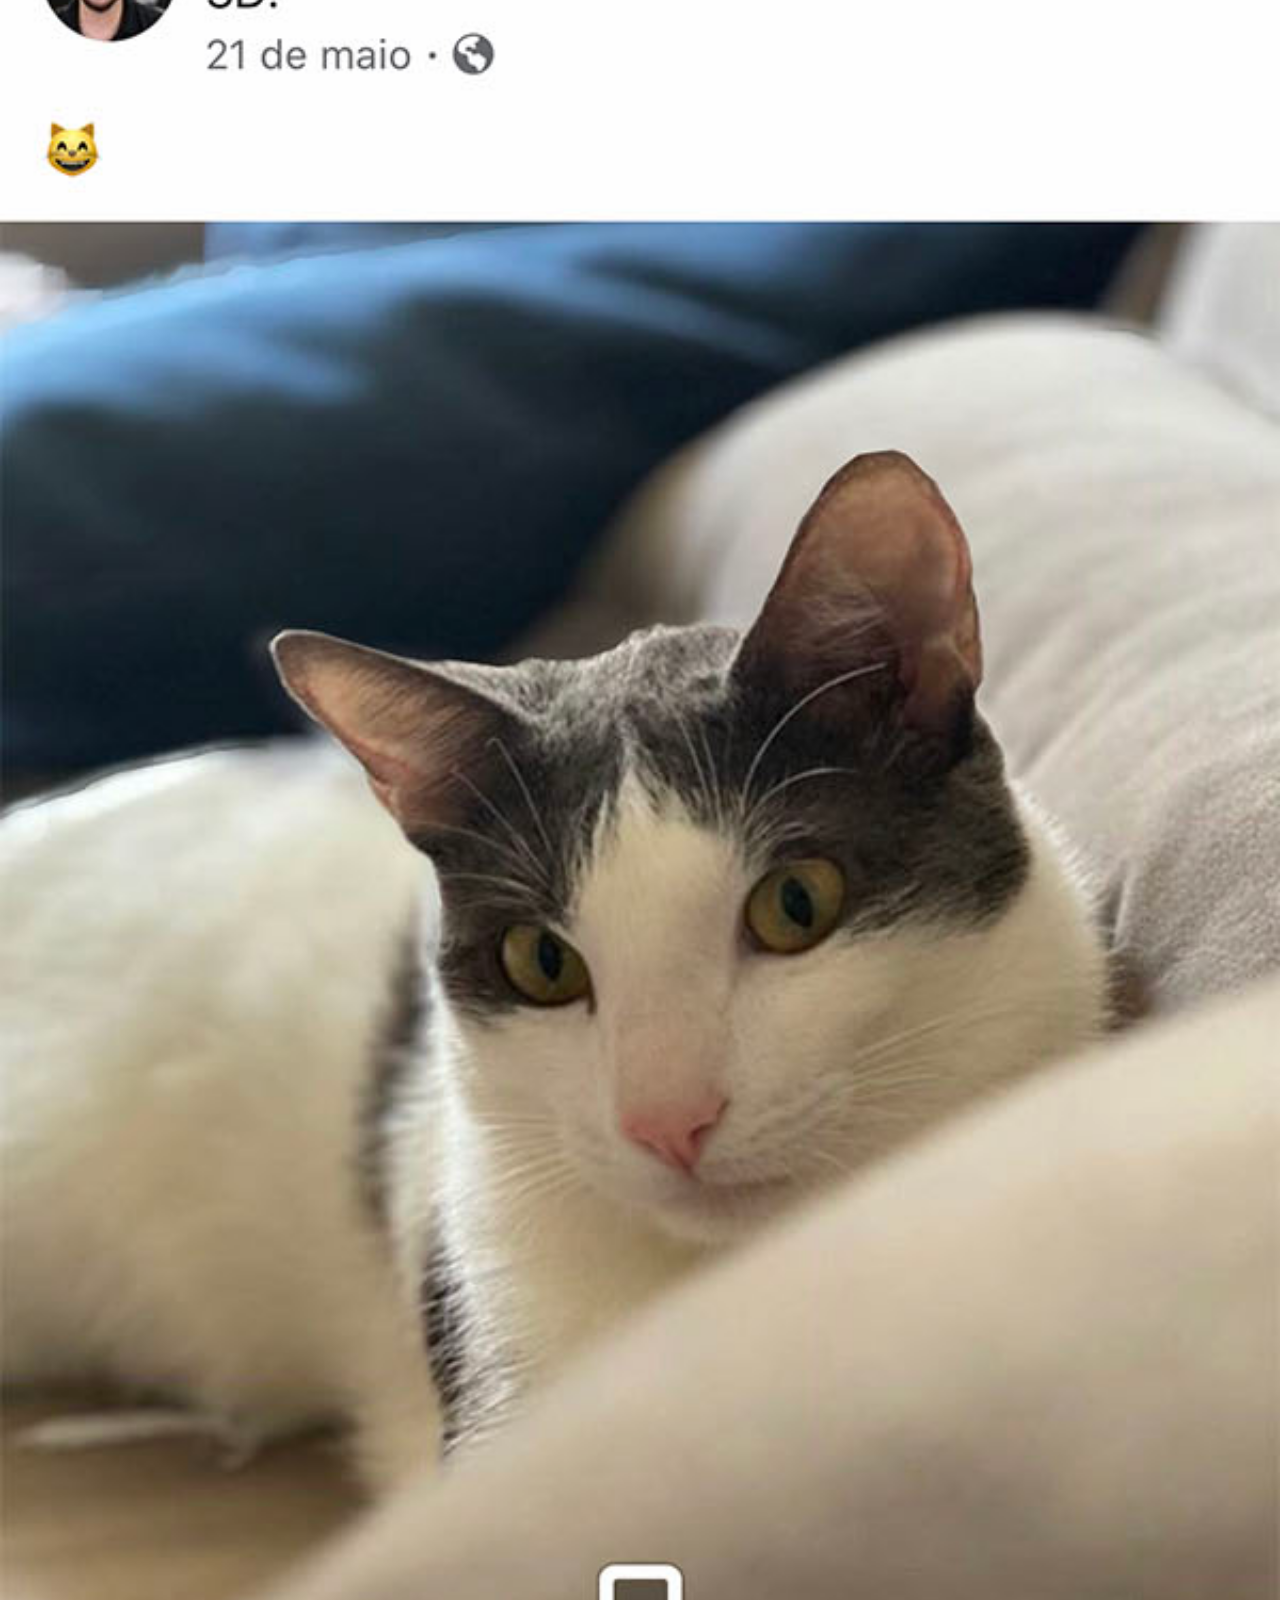
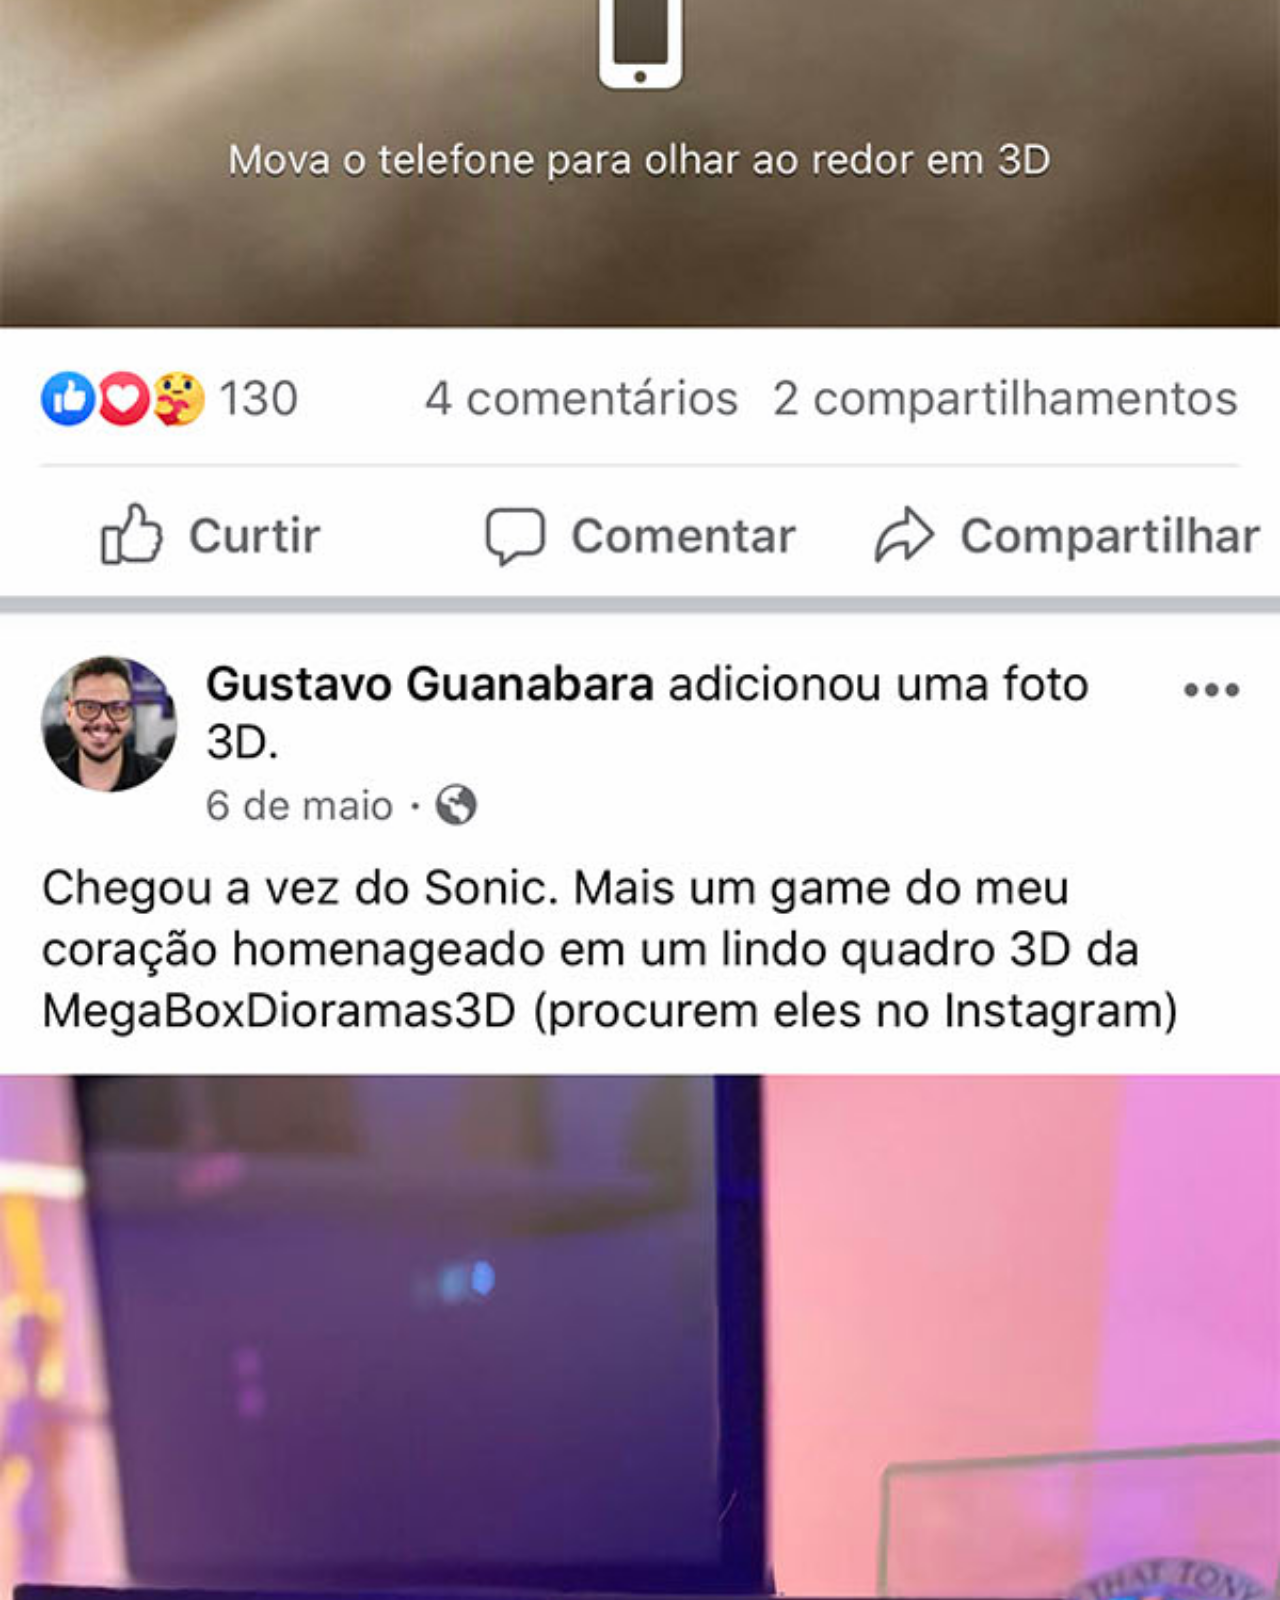
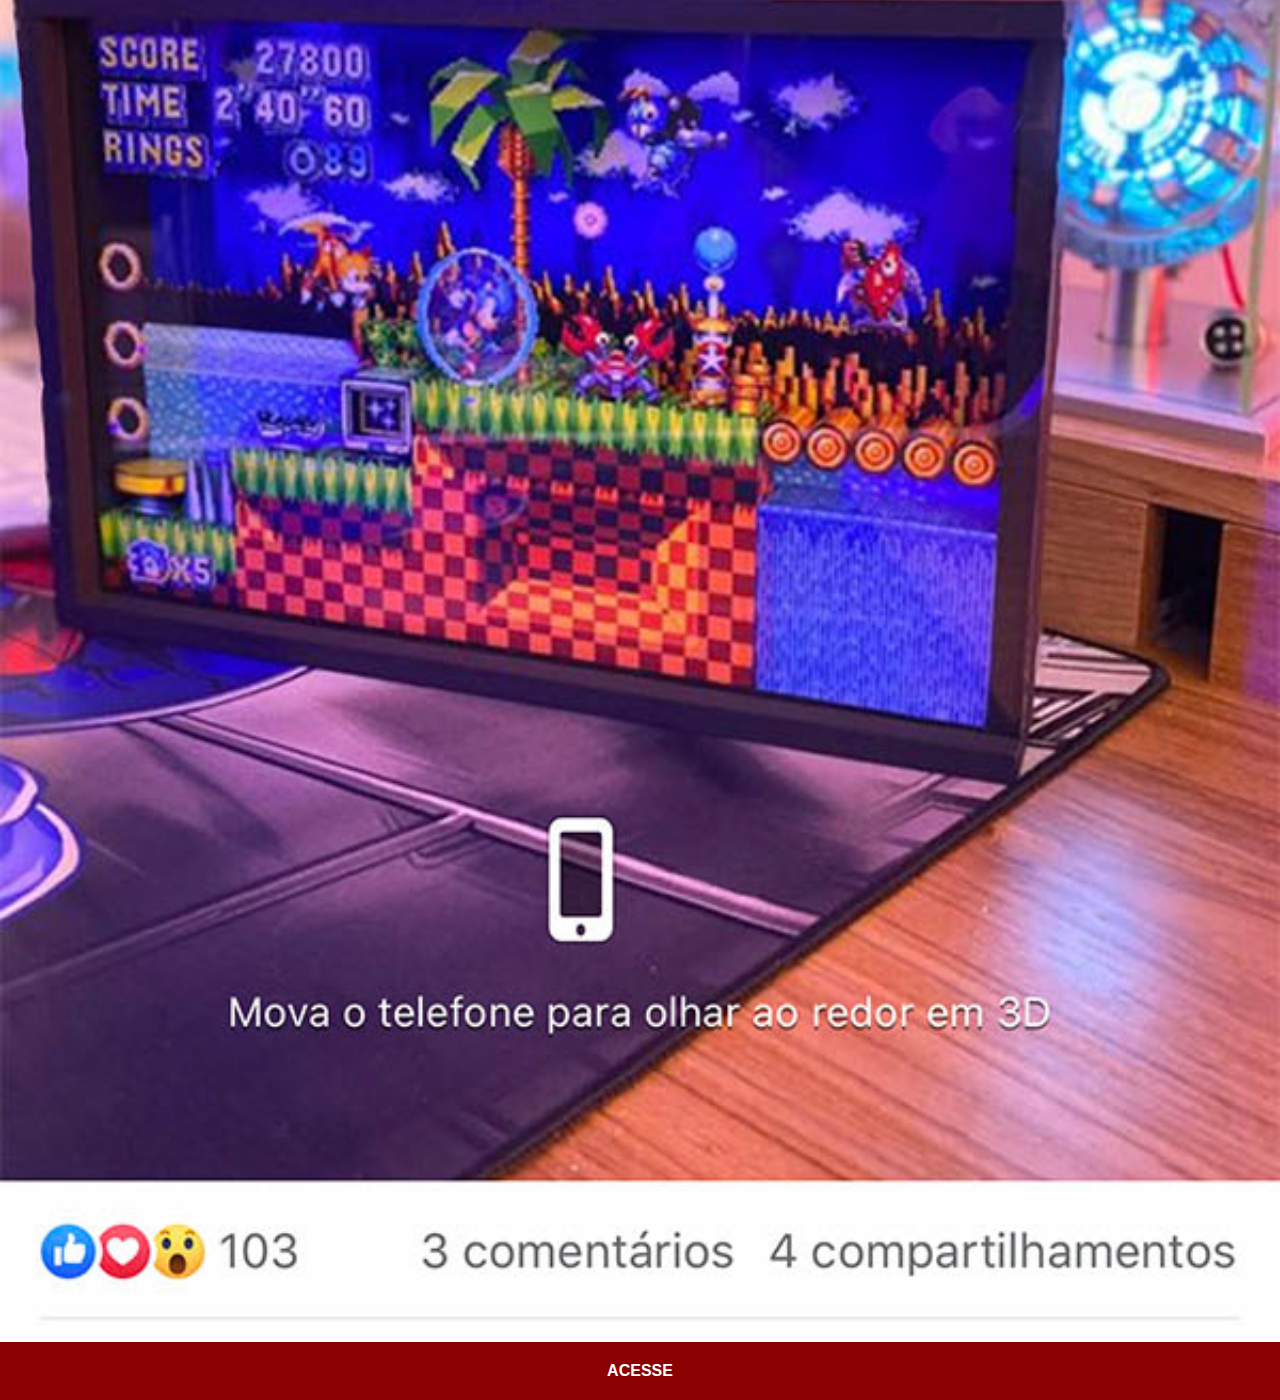
<file: archives/facebook.html>
<!DOCTYPE html>
<html lang="en">
<head>
    <meta charset="UTF-8">
    <meta name="viewport" content="width=device-width, initial-scale=1.0">
    <link rel="stylesheet" href="../styles/social.css">
    <title>Facebook</title>
</head>
<body>
    <img src="../assets/imagens/tela-facebook.jpg" alt="">
    <a href="https://www.facebook.com/?locale=pt_BR" target="_blank">ACESSE</a>
</body>
</html>
</file>
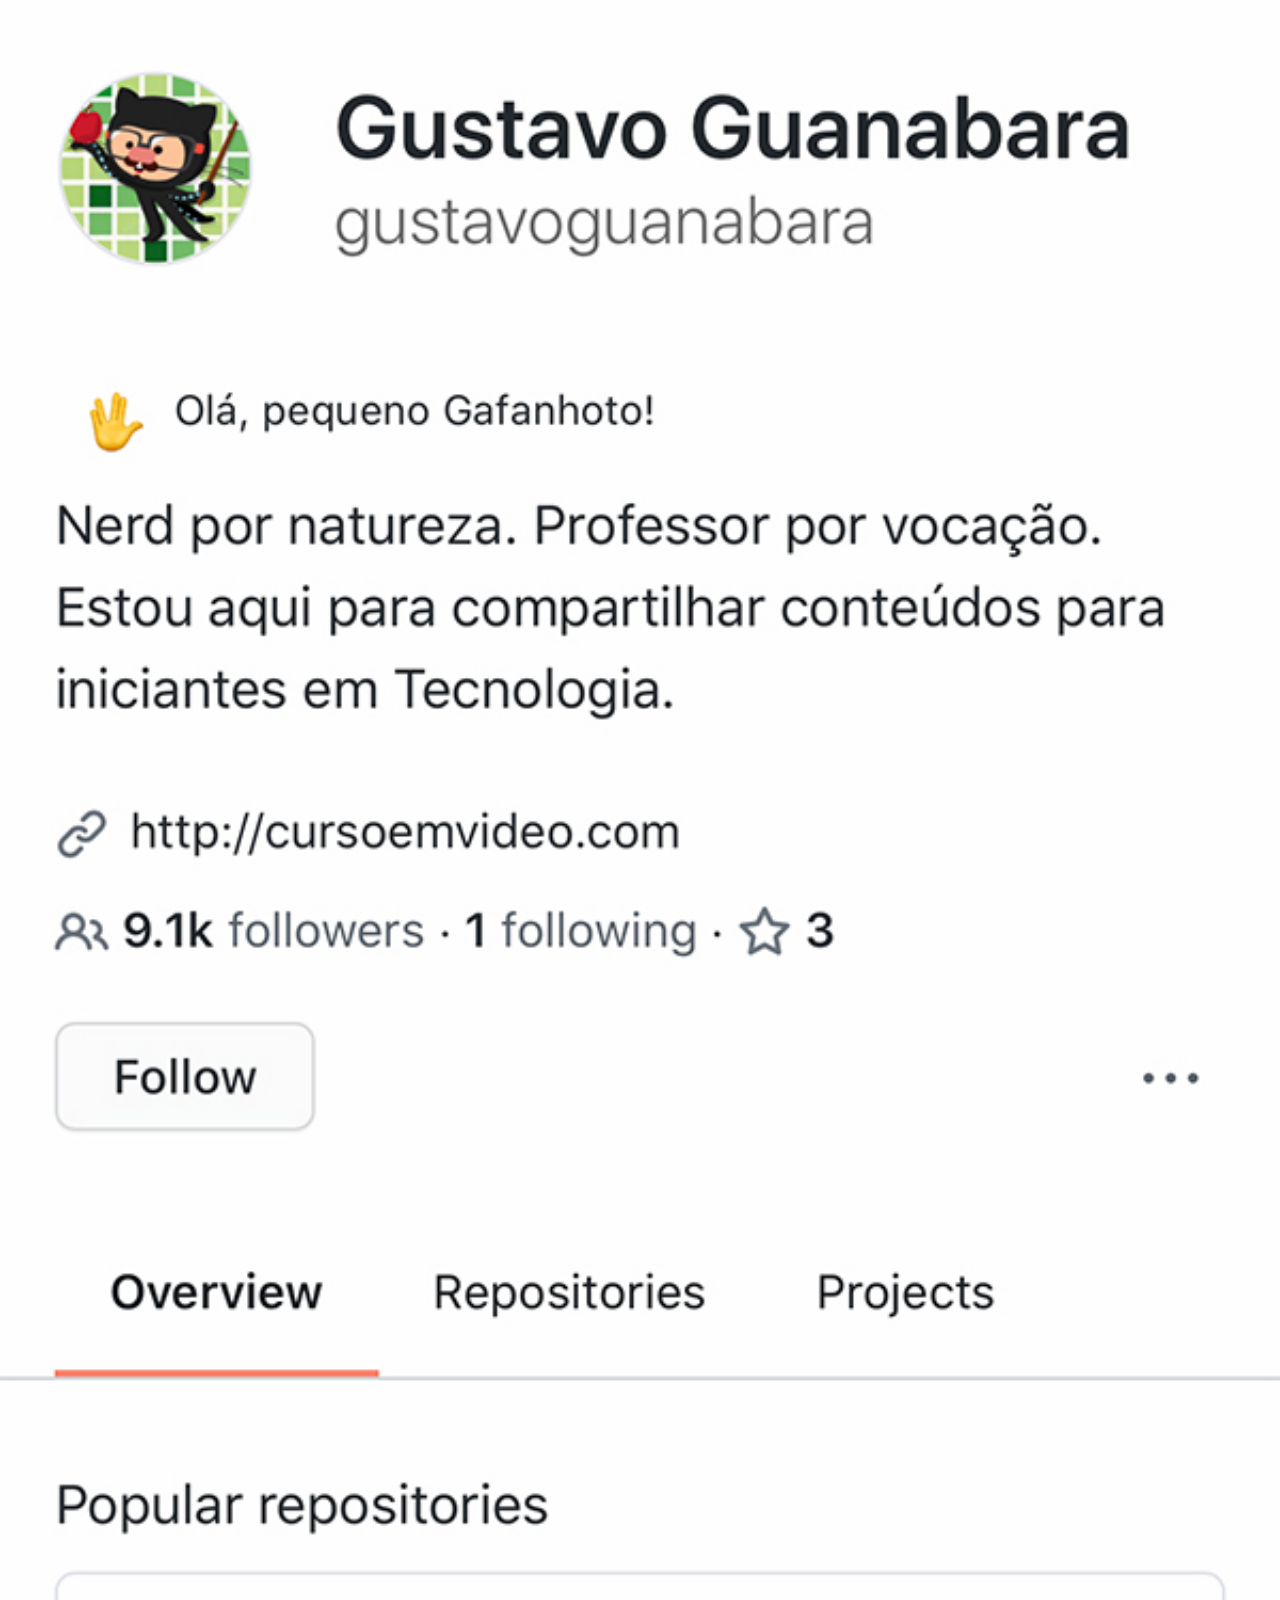
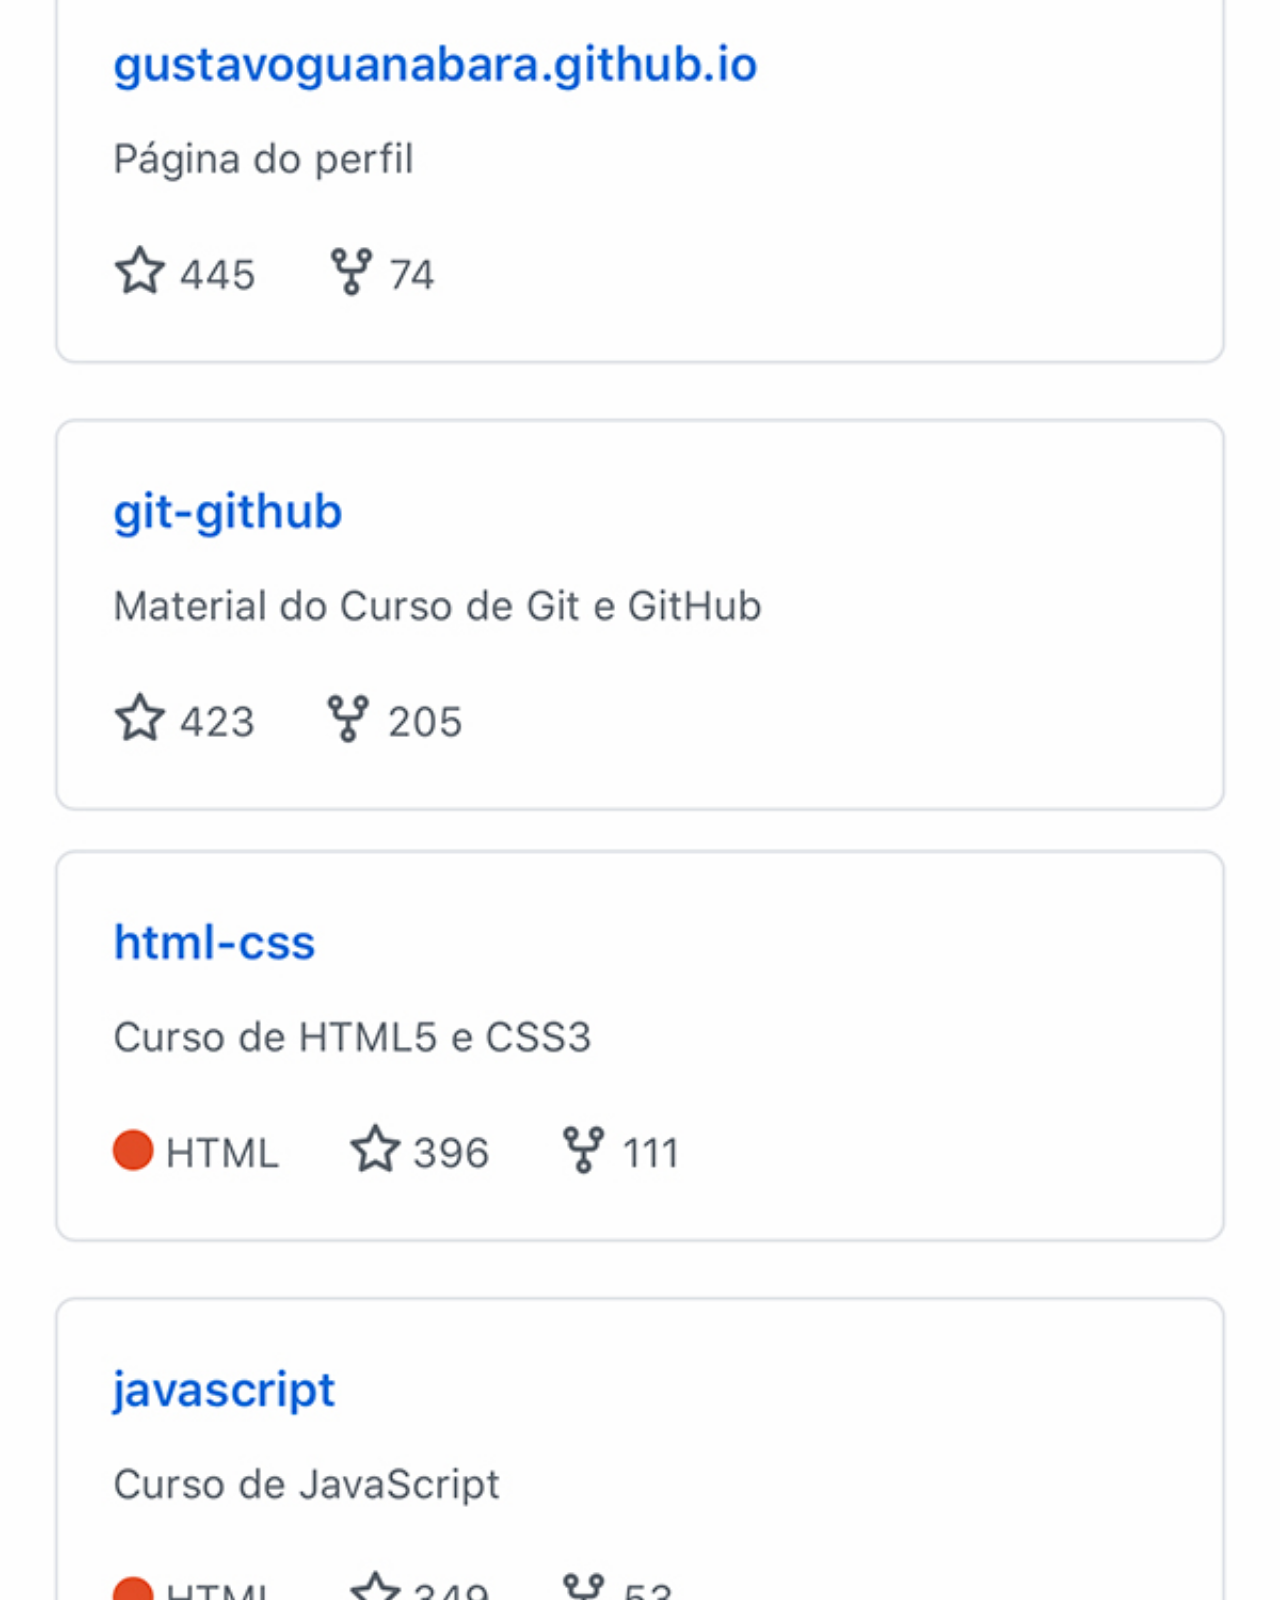
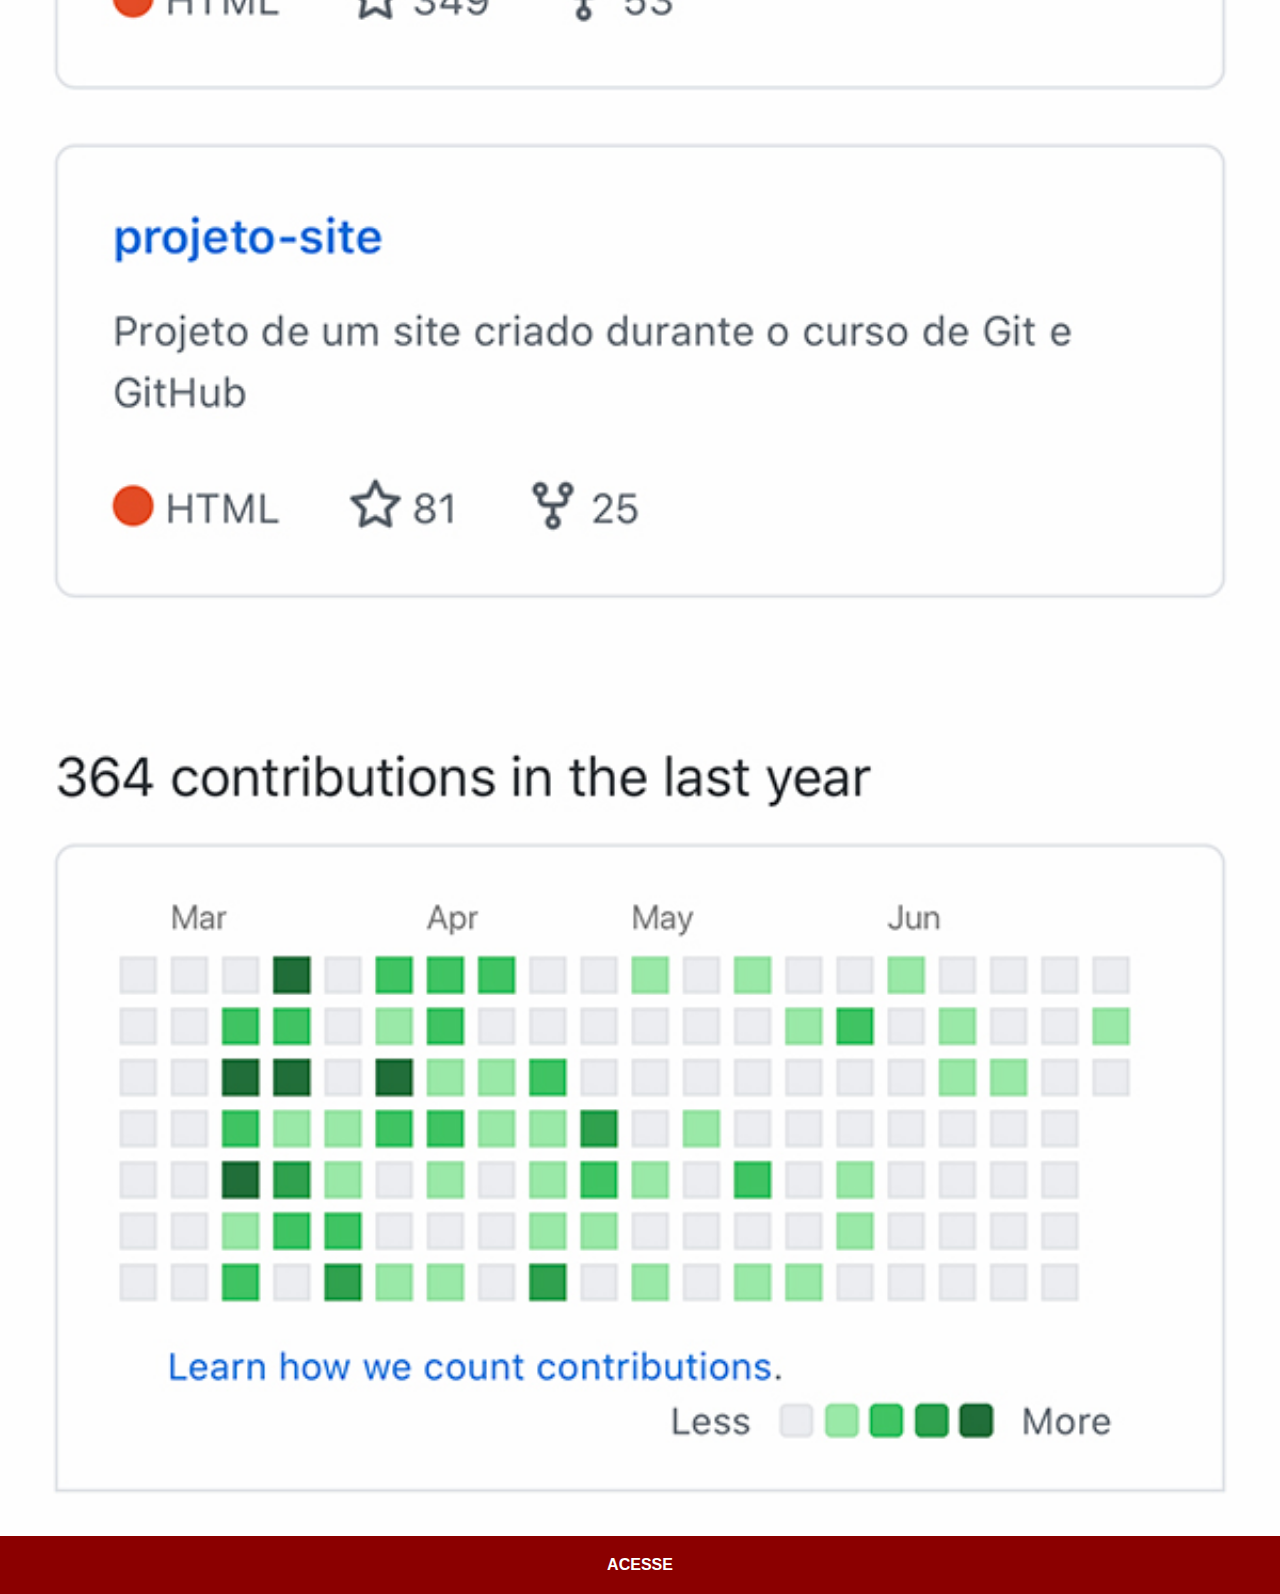
<file: archives/github.html>
<!DOCTYPE html>
<html lang="en">
<head>
    <meta charset="UTF-8">
    <meta name="viewport" content="width=device-width, initial-scale=1.0">
    <link rel="stylesheet" href="../styles/social.css">
    <title>Github</title>
</head>
<body>
    <img src="../assets/imagens/tela-github.jpg" alt="">
    <a href="https://github.com/gustavoguanabara" target="_blank">ACESSE</a>
</body>
</html>
</file>
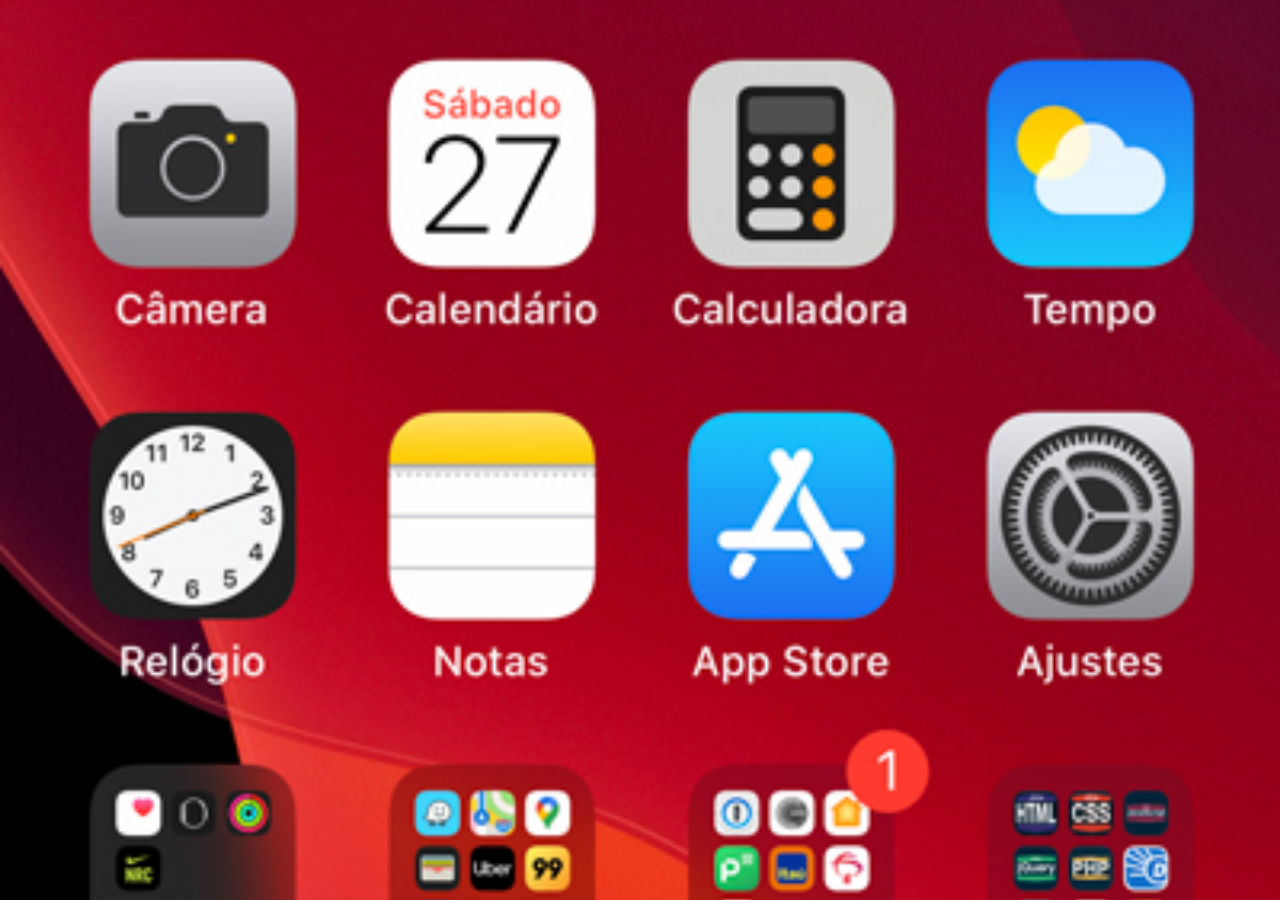
<file: archives/home.html>
<!DOCTYPE html>
<html lang="en">
<head>
    <meta charset="UTF-8">
    <meta name="viewport" content="width=device-width, initial-scale=1.0">
    <title>Home</title>
</head>
<style>
    * {
        margin: 0px;
        padding: 0px;
    }
    body {
        width: 100vw;
        height: 100vh;
        background: black url(../assets/imagens/tela-home.jpg) no-repeat top center;
        background-size: cover;
    }
</style>
<body>
    
</body>
</html>
</file>
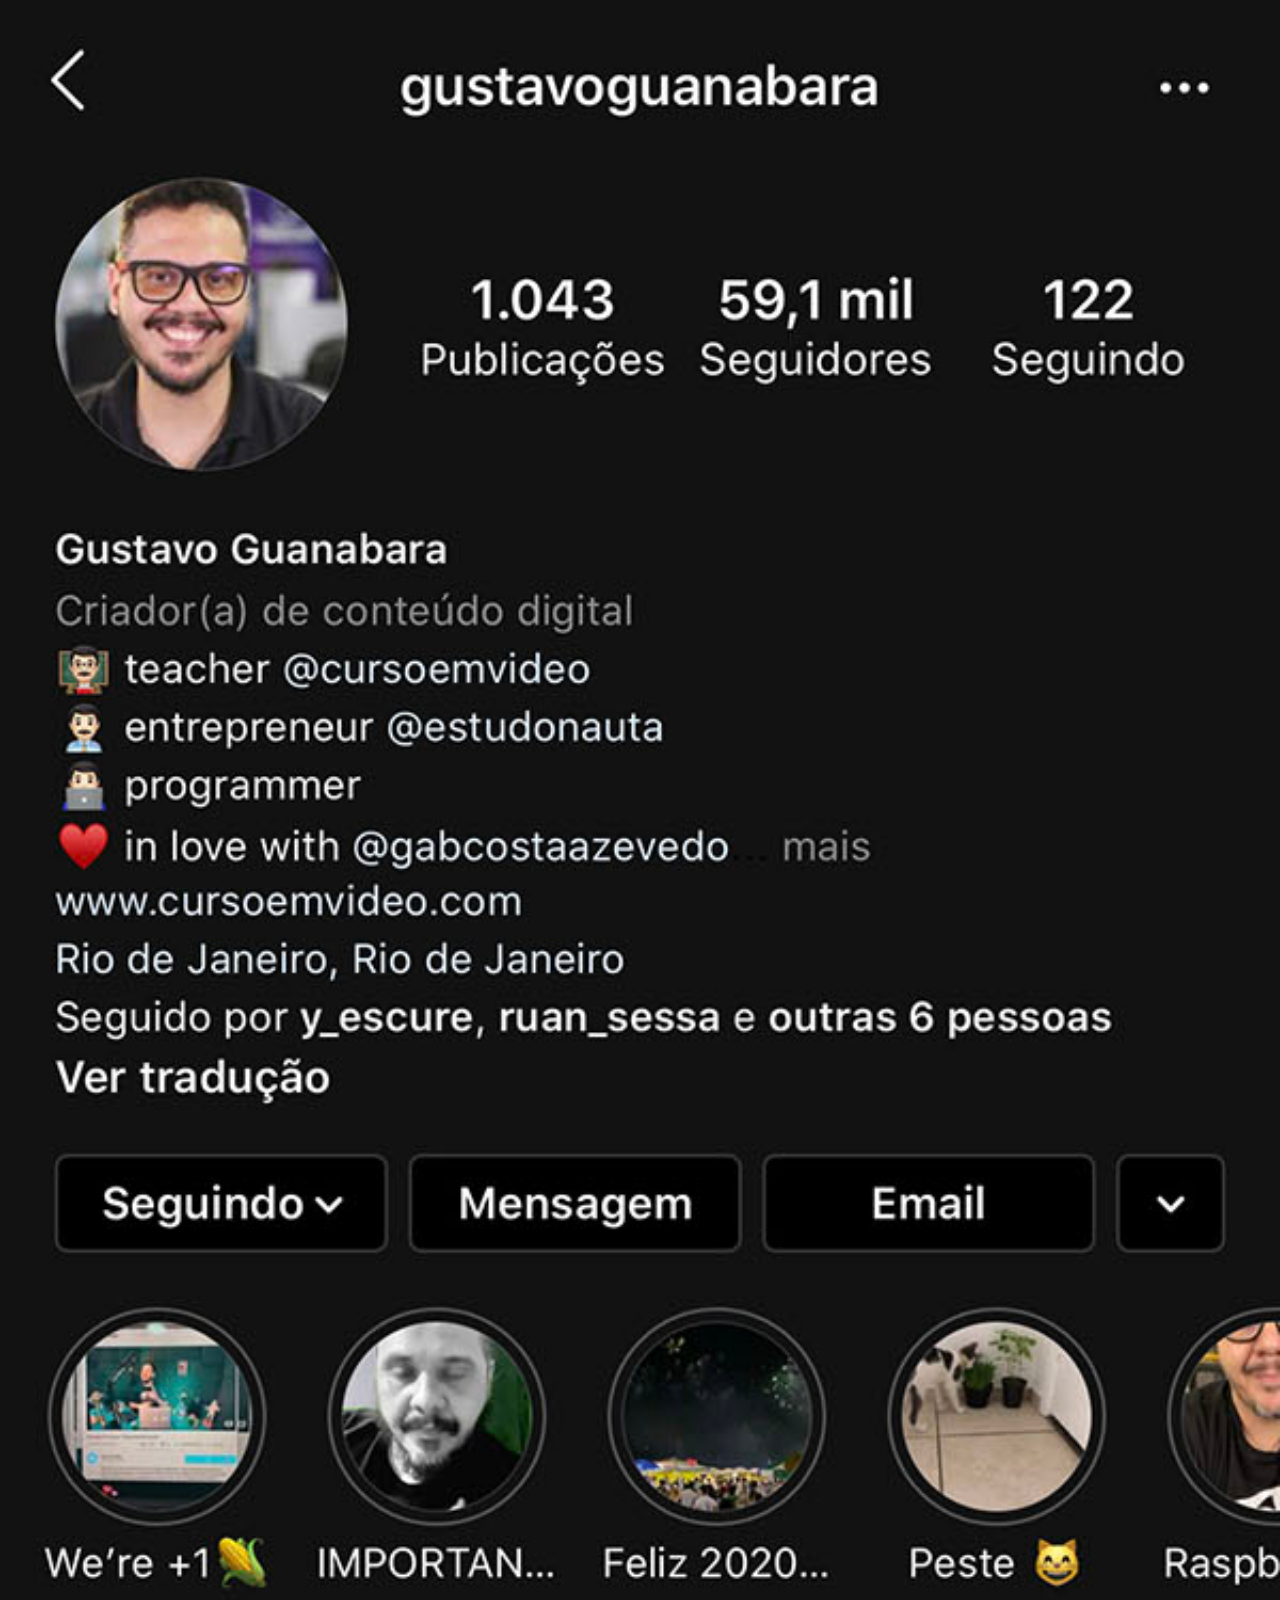
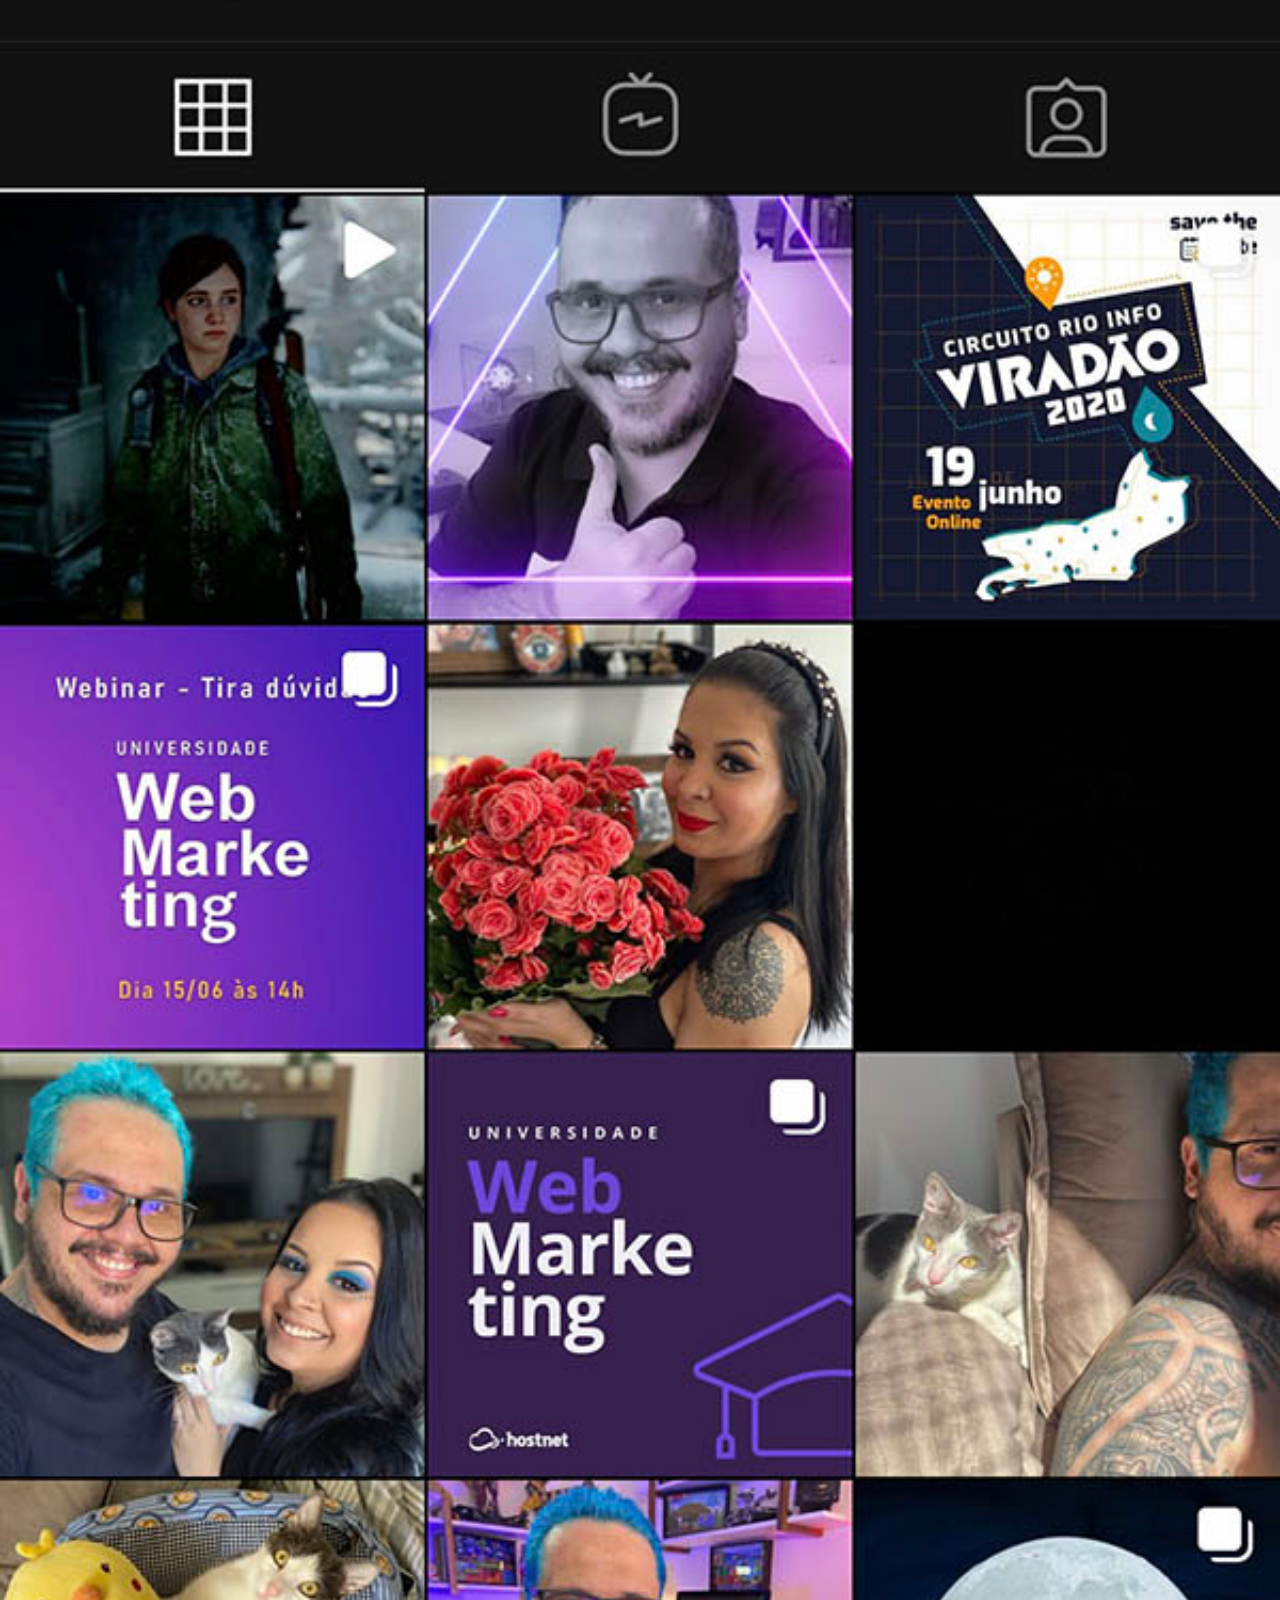
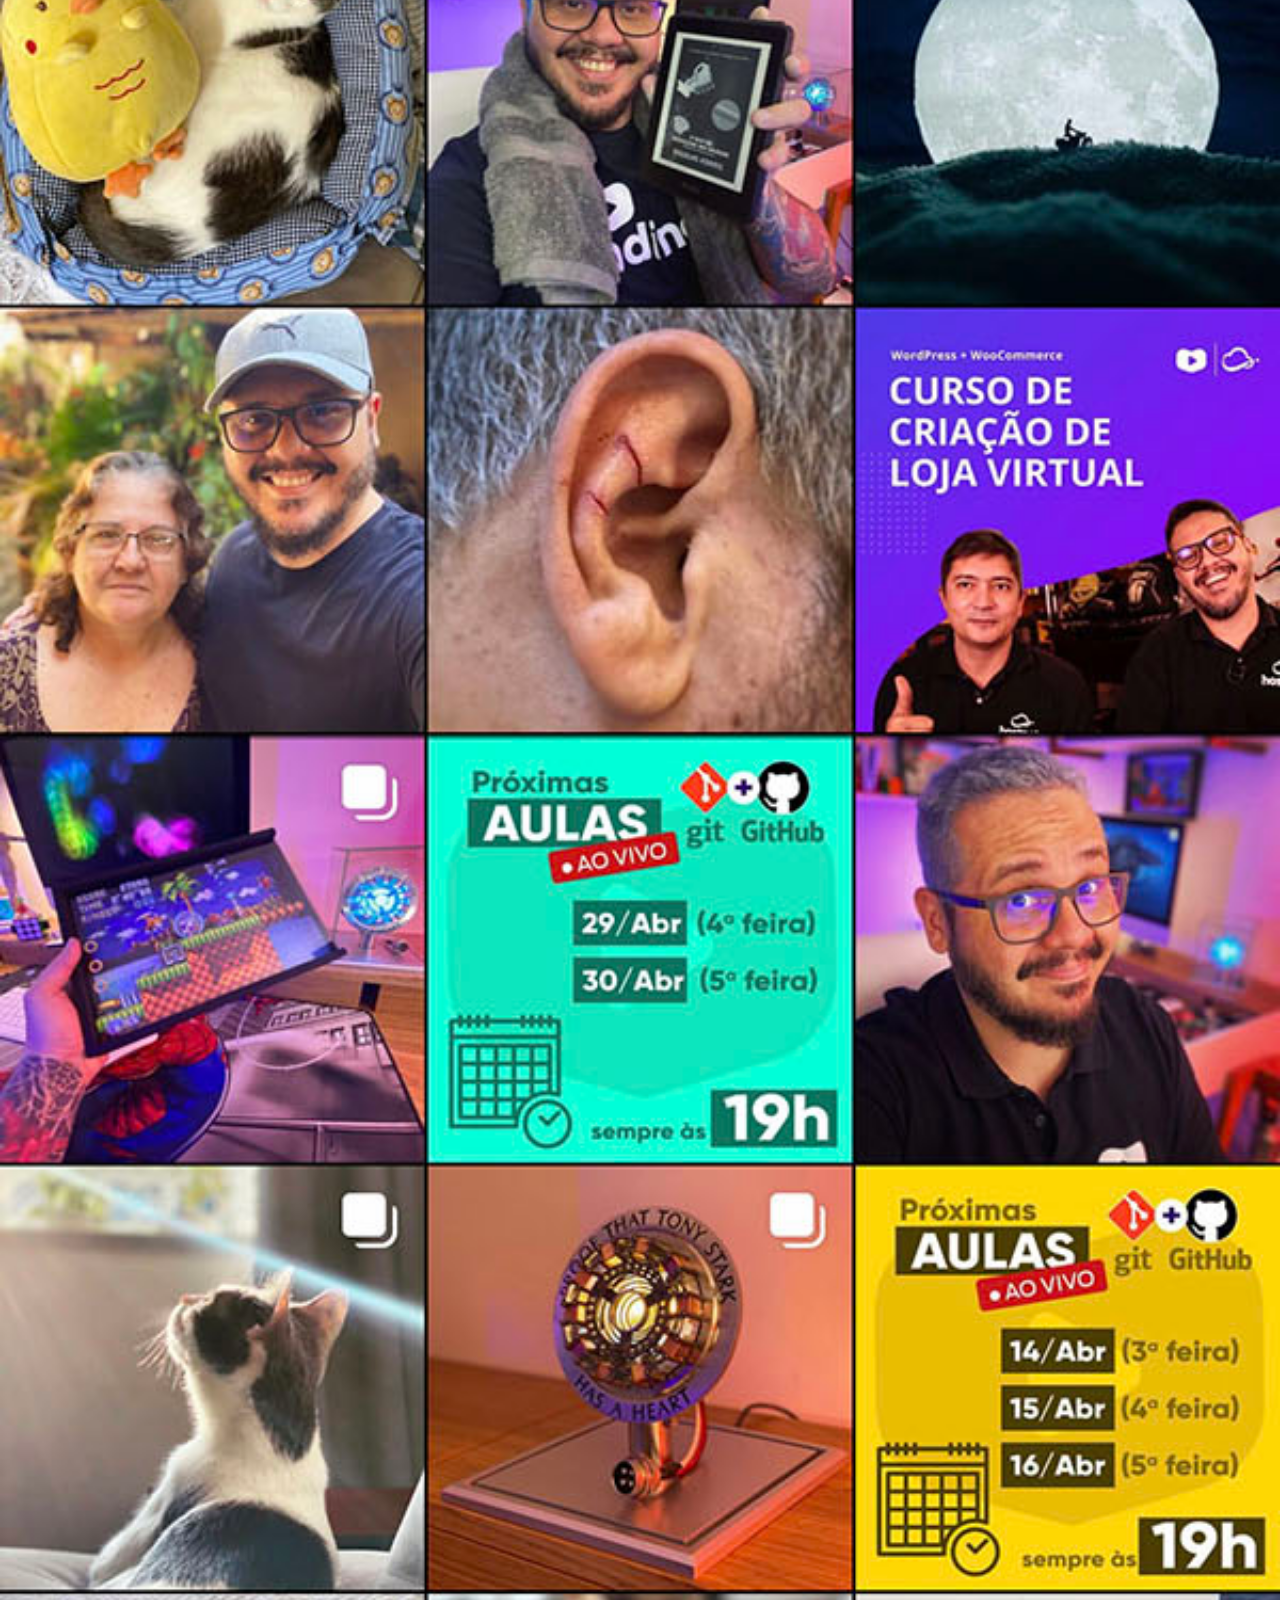
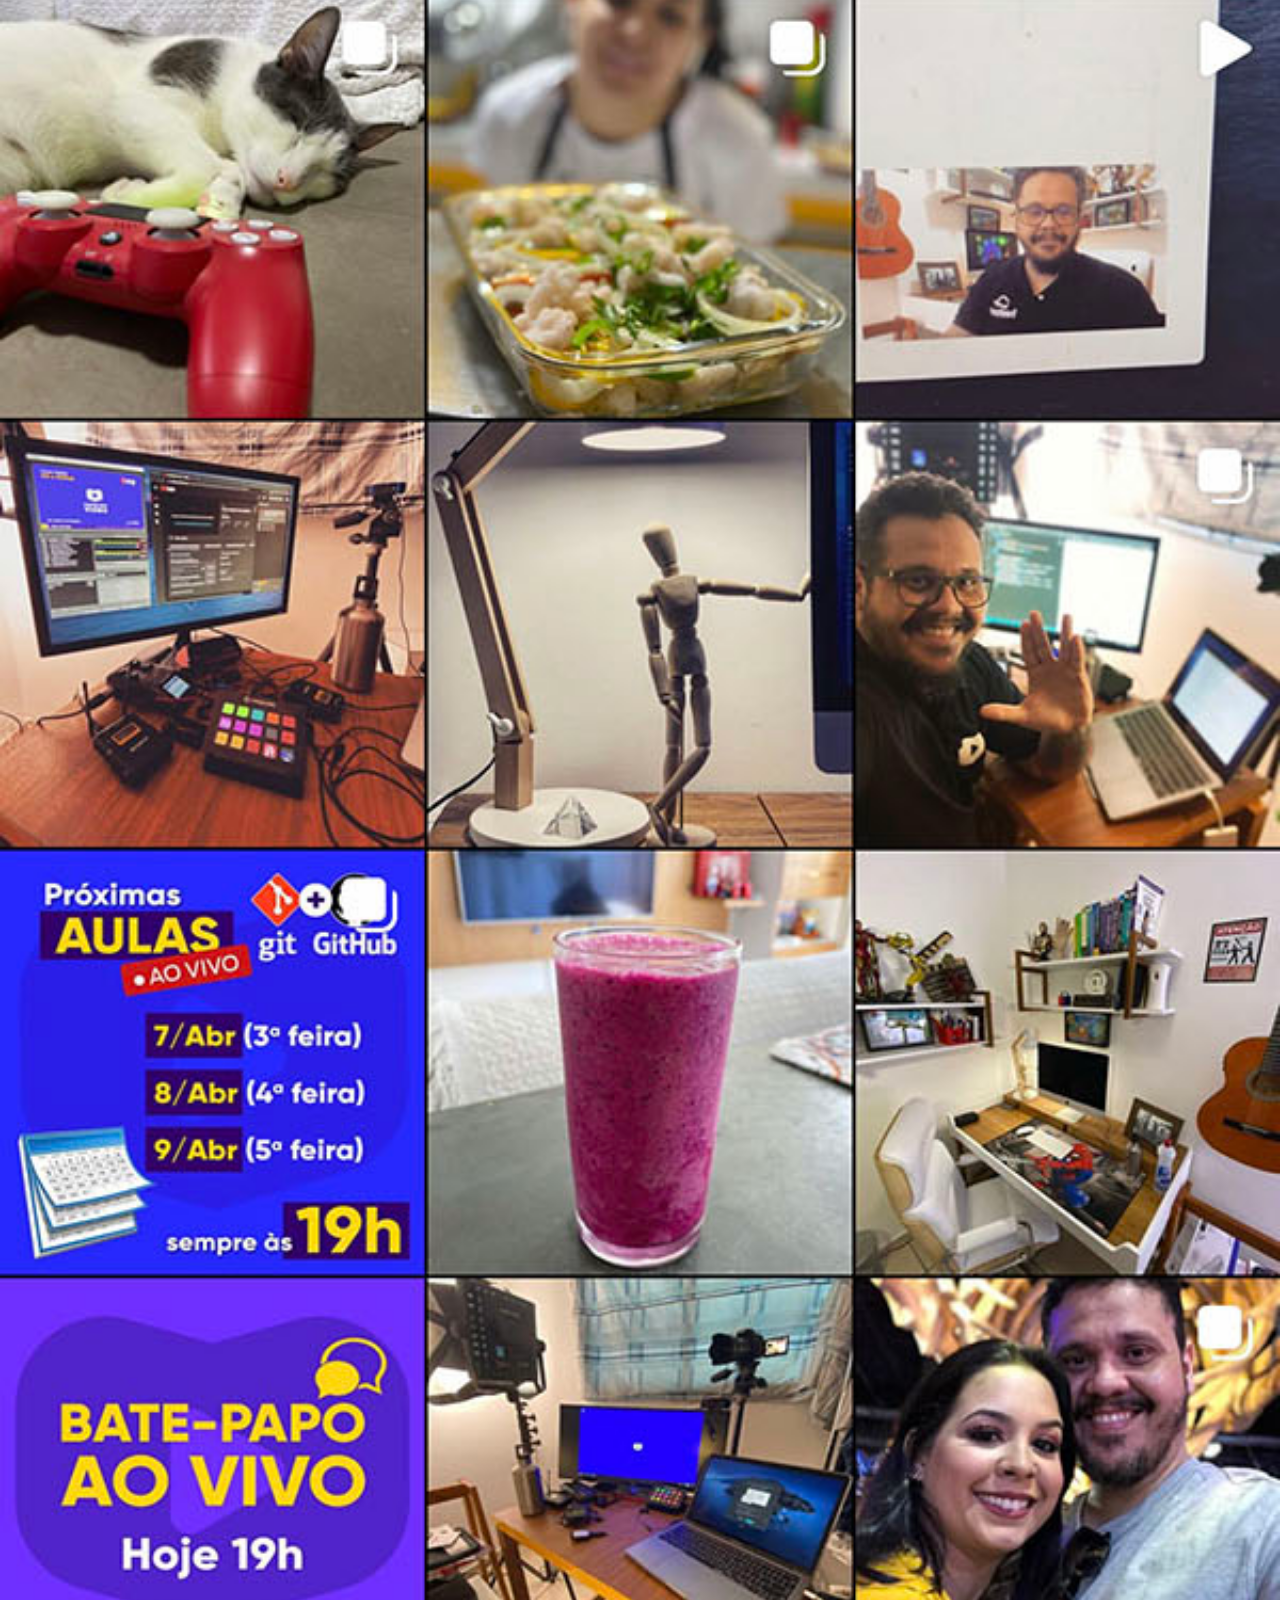
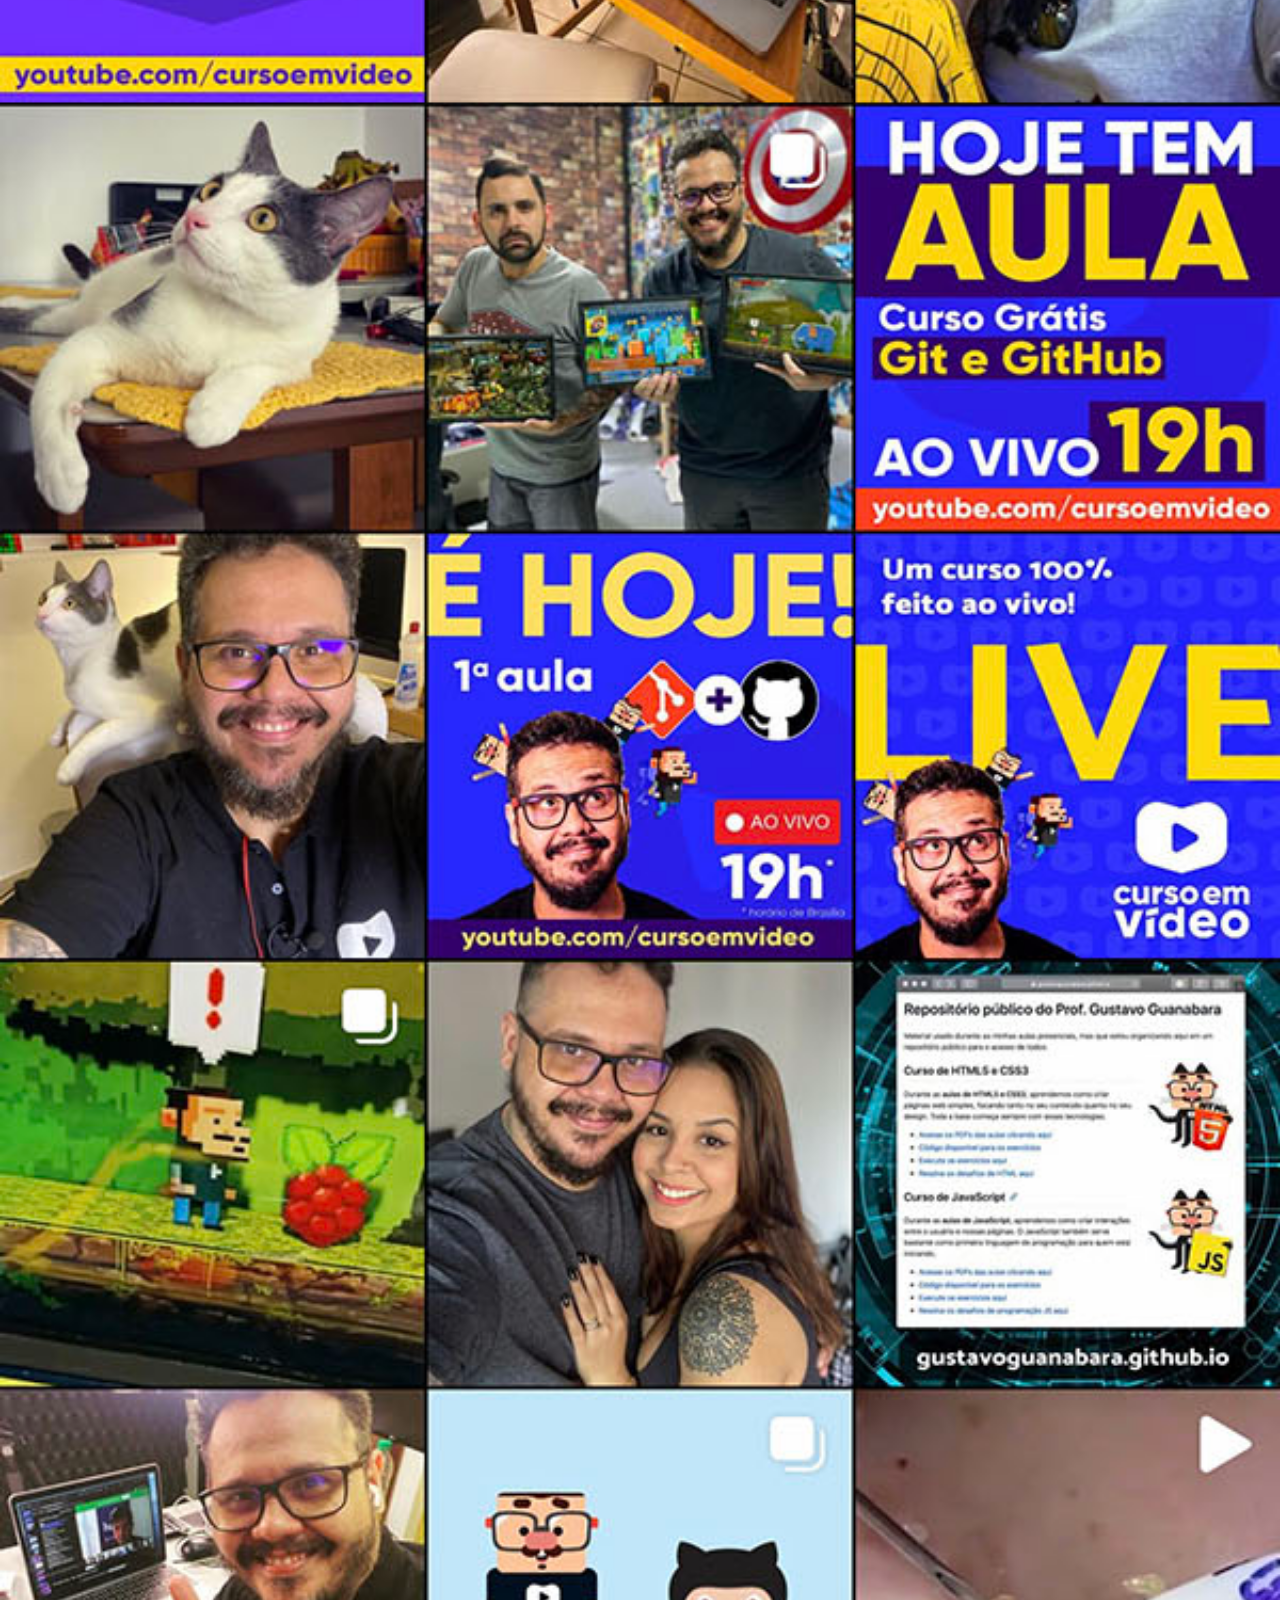
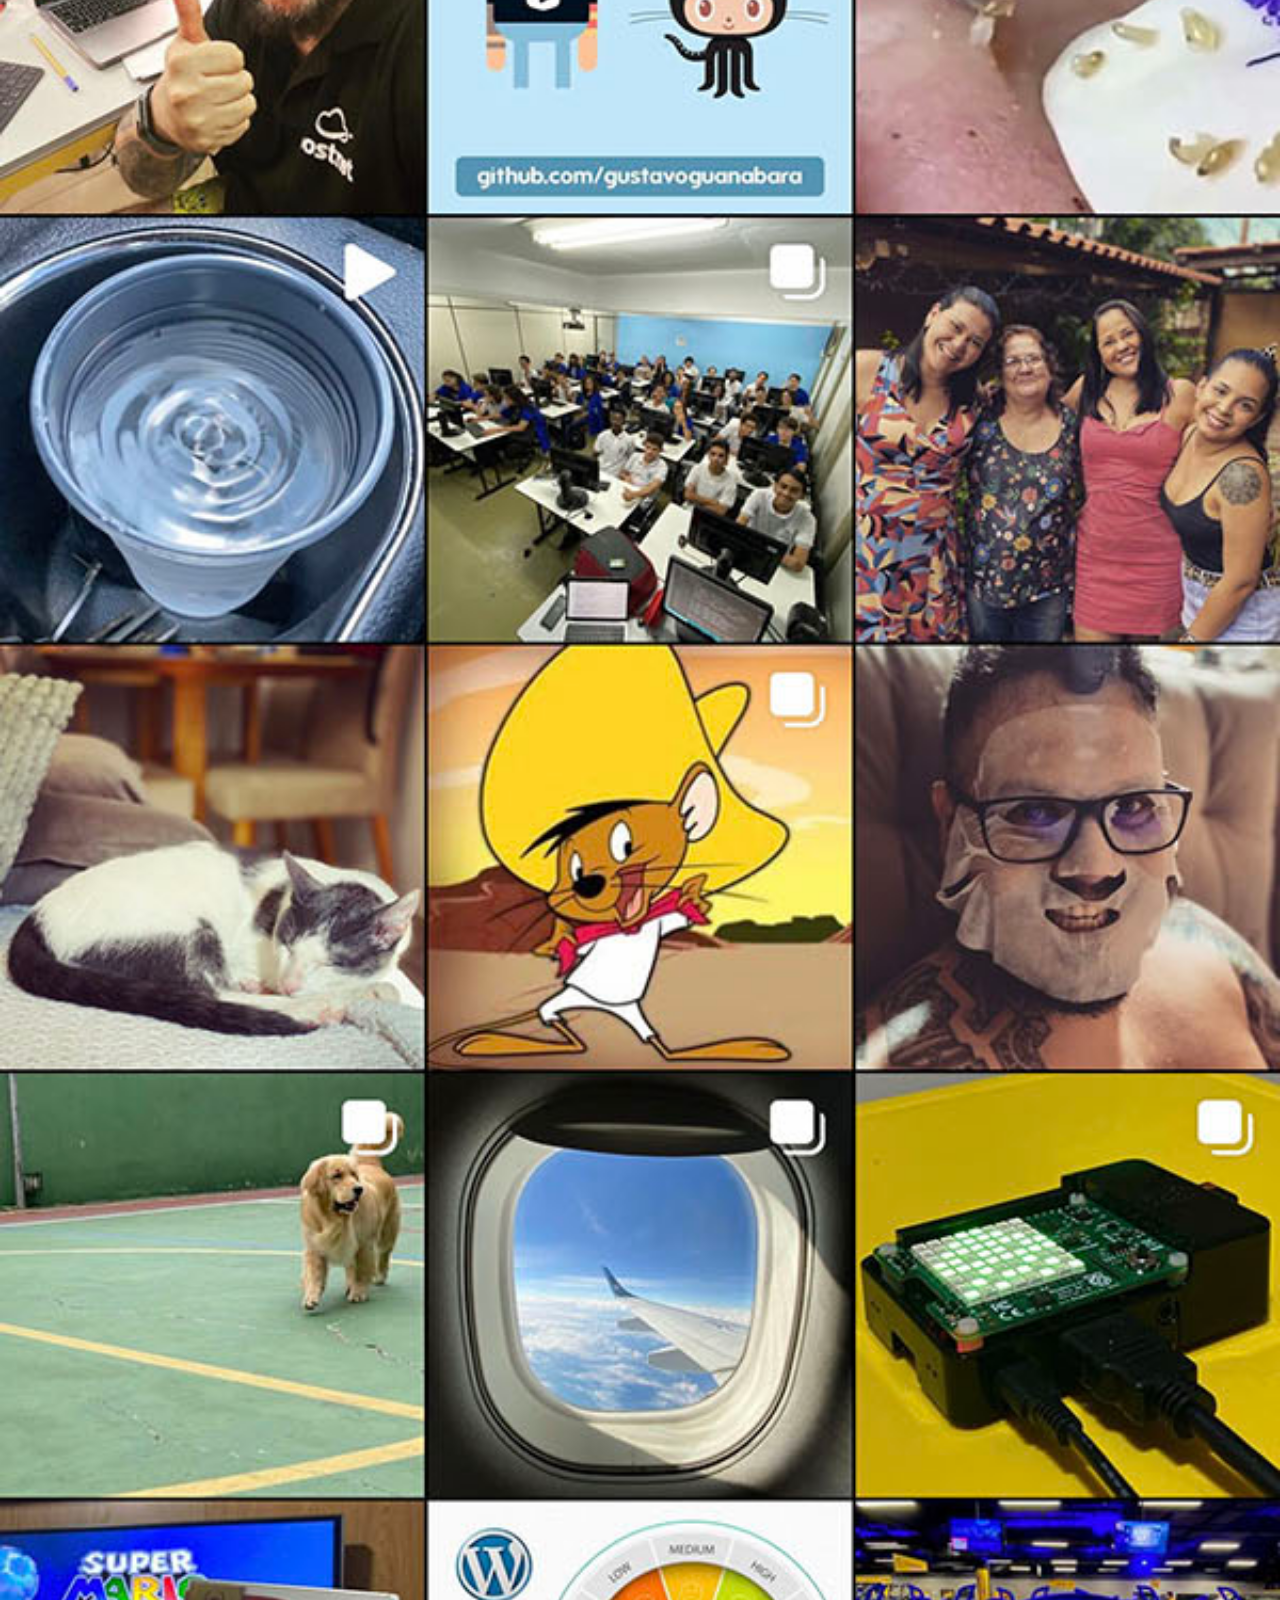
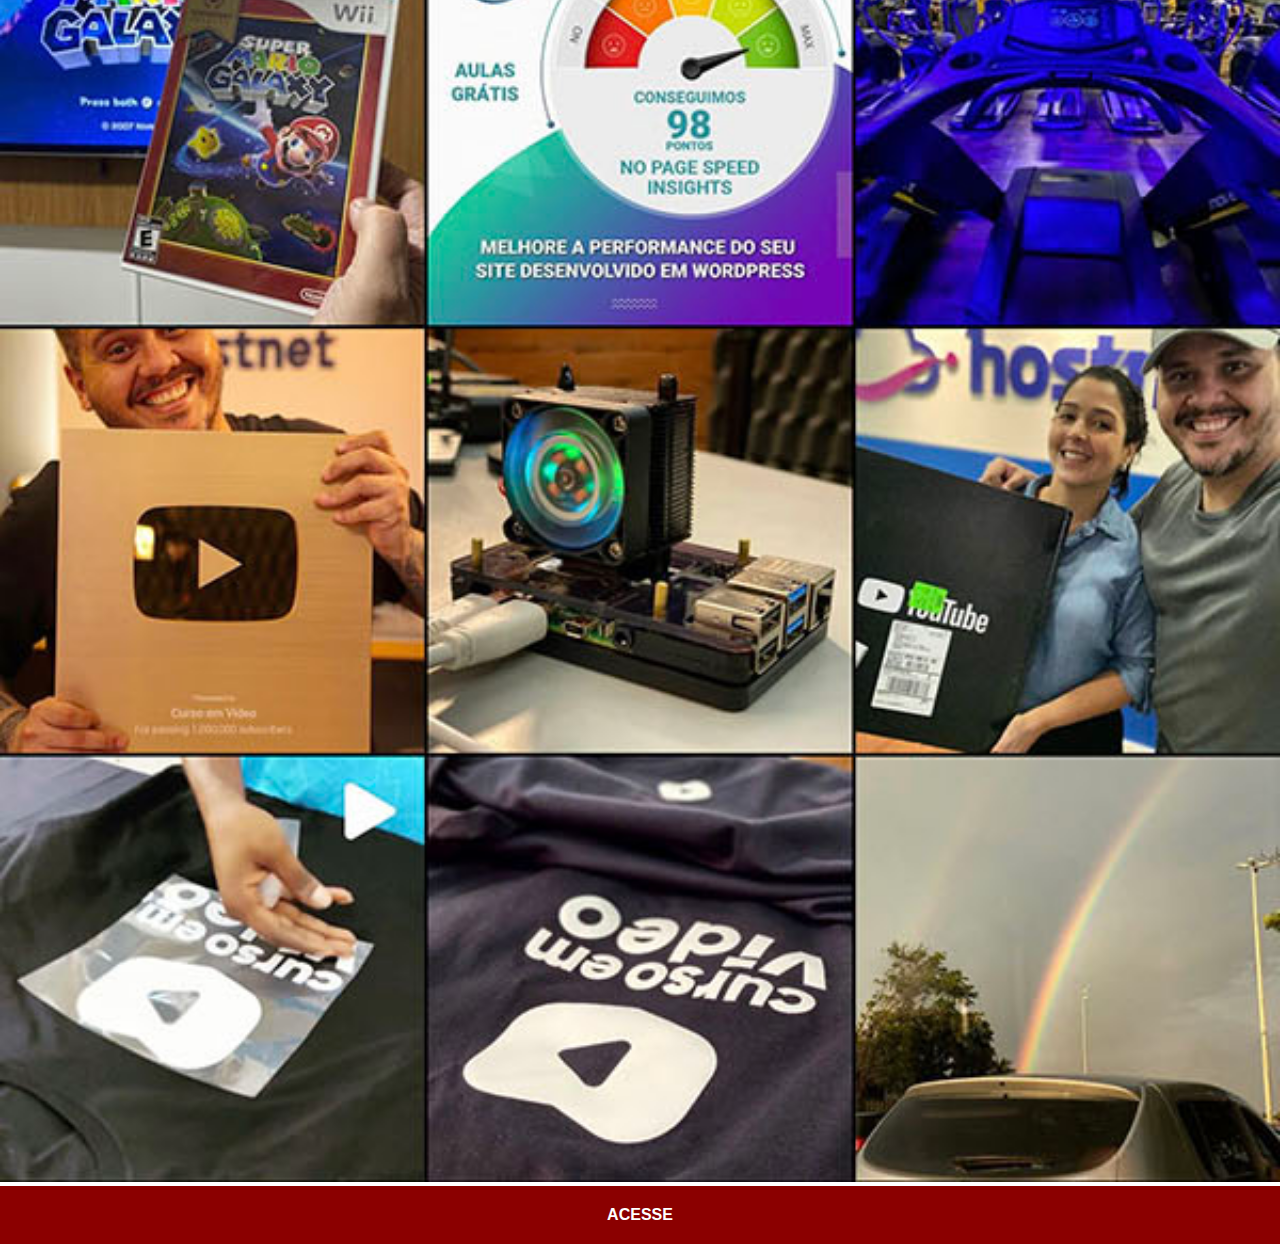
<file: archives/instagram.html>
<!DOCTYPE html>
<html lang="en">
<head>
    <meta charset="UTF-8">
    <meta name="viewport" content="width=device-width, initial-scale=1.0">
    <link rel="stylesheet" href="../styles/social.css">
    <title>Instagram</title>
</head>
<body>
    <img src="../assets/imagens/tela-instagram.jpg" alt="">
    <a href="https://www.instagram.com/gustavoguanabara/" target="_blank">ACESSE</a>
</body>
</html>
</file>
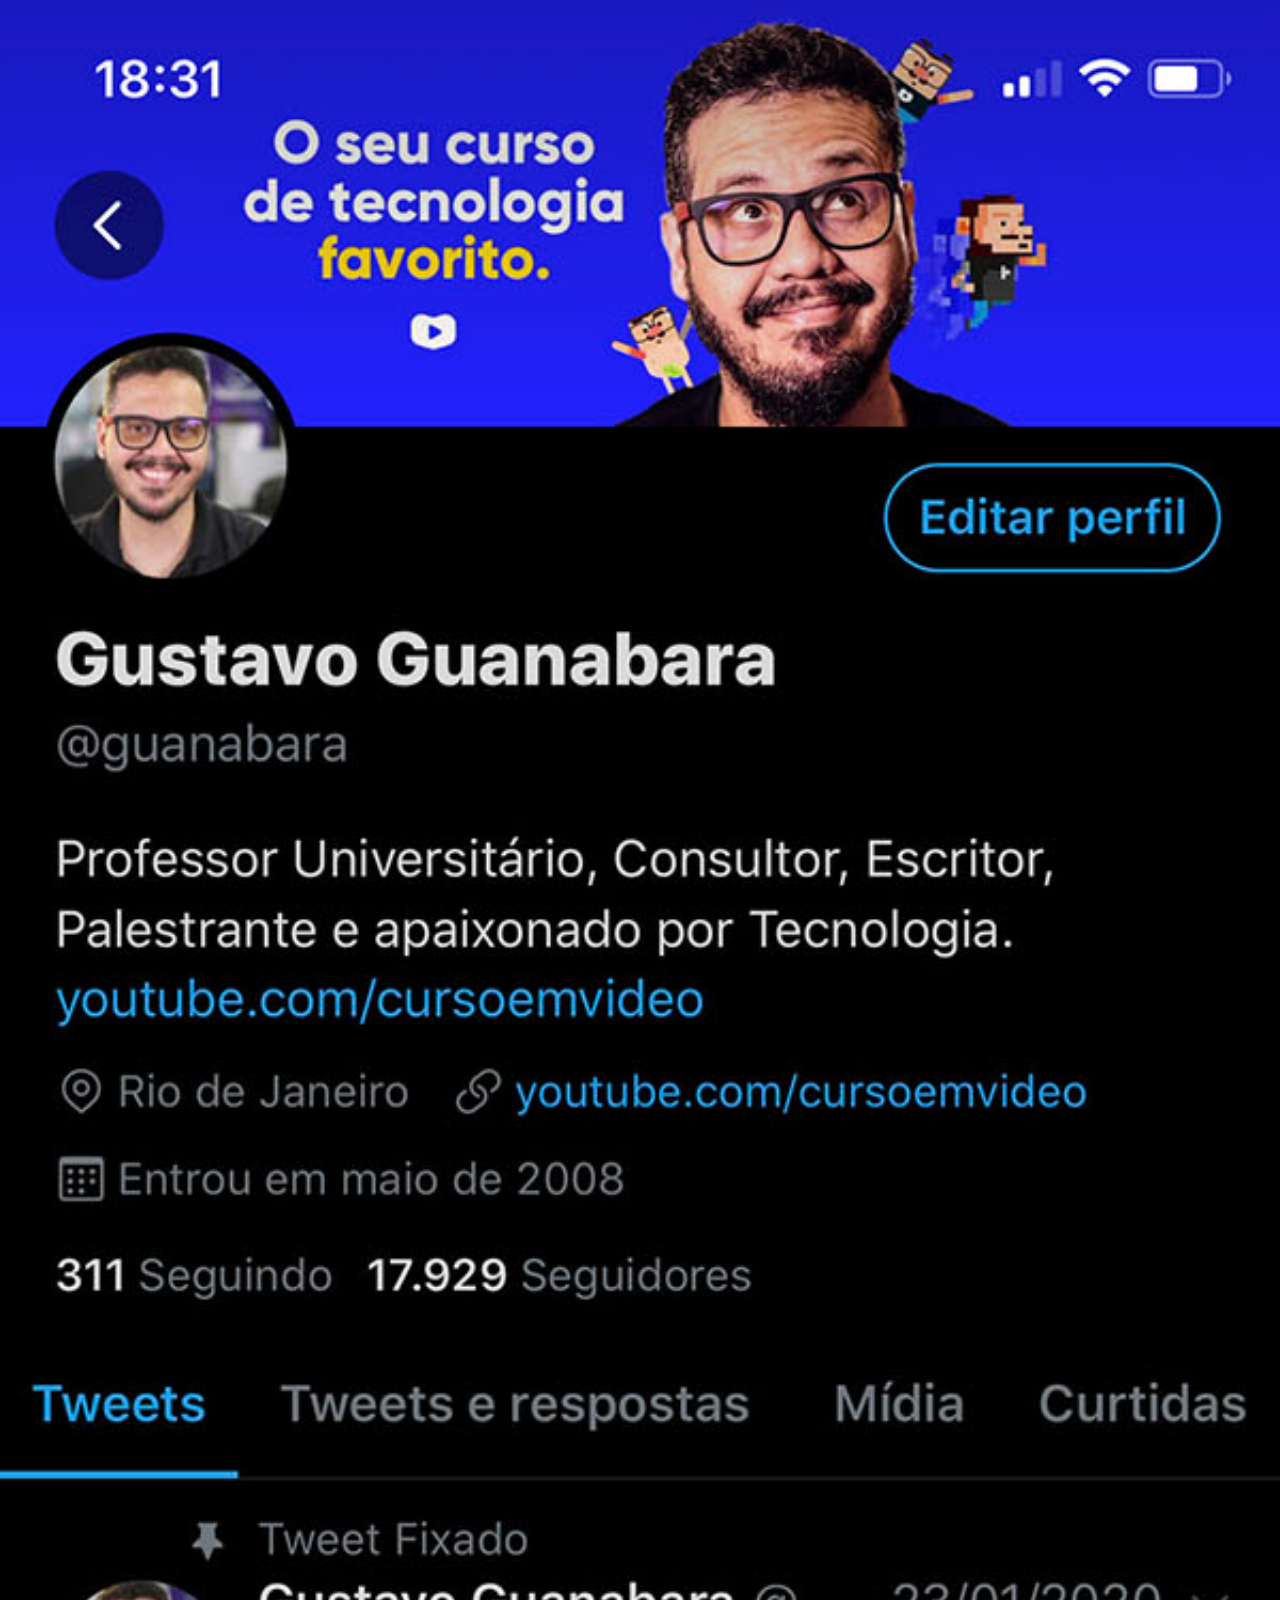
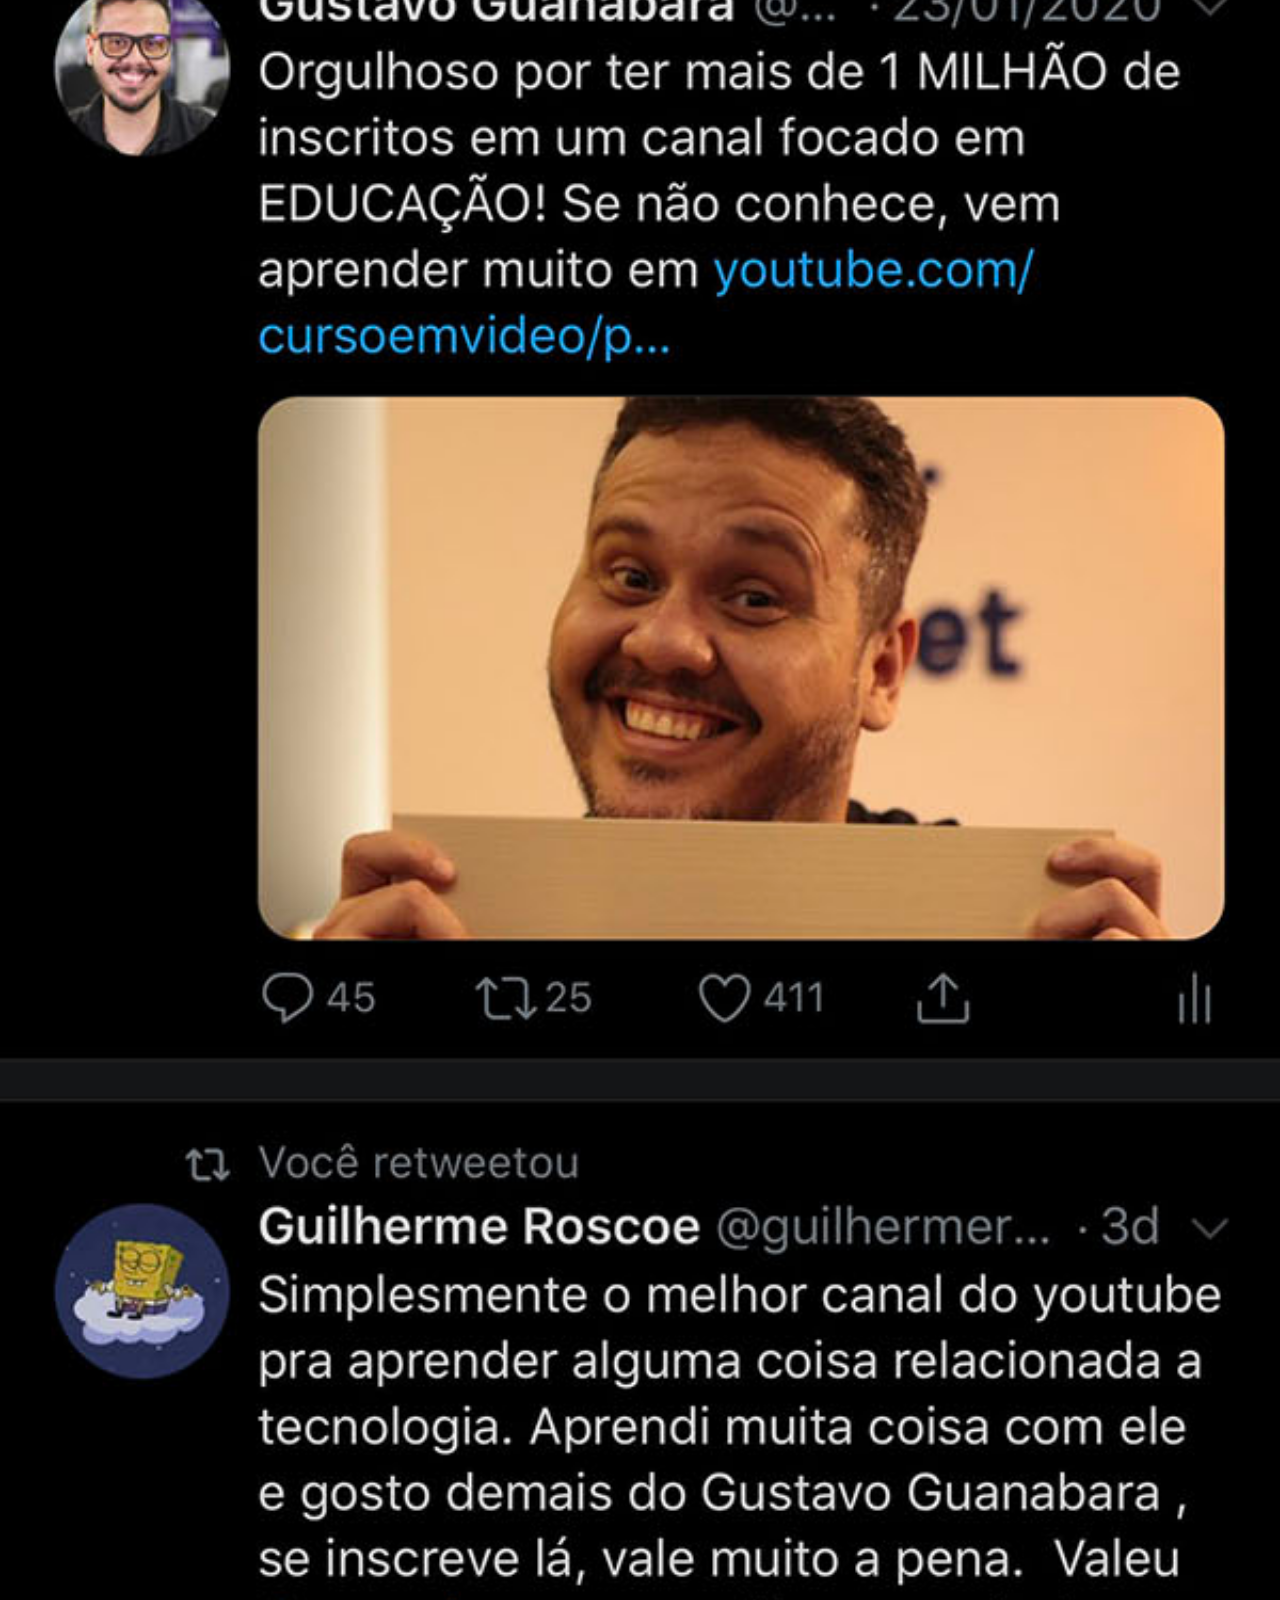
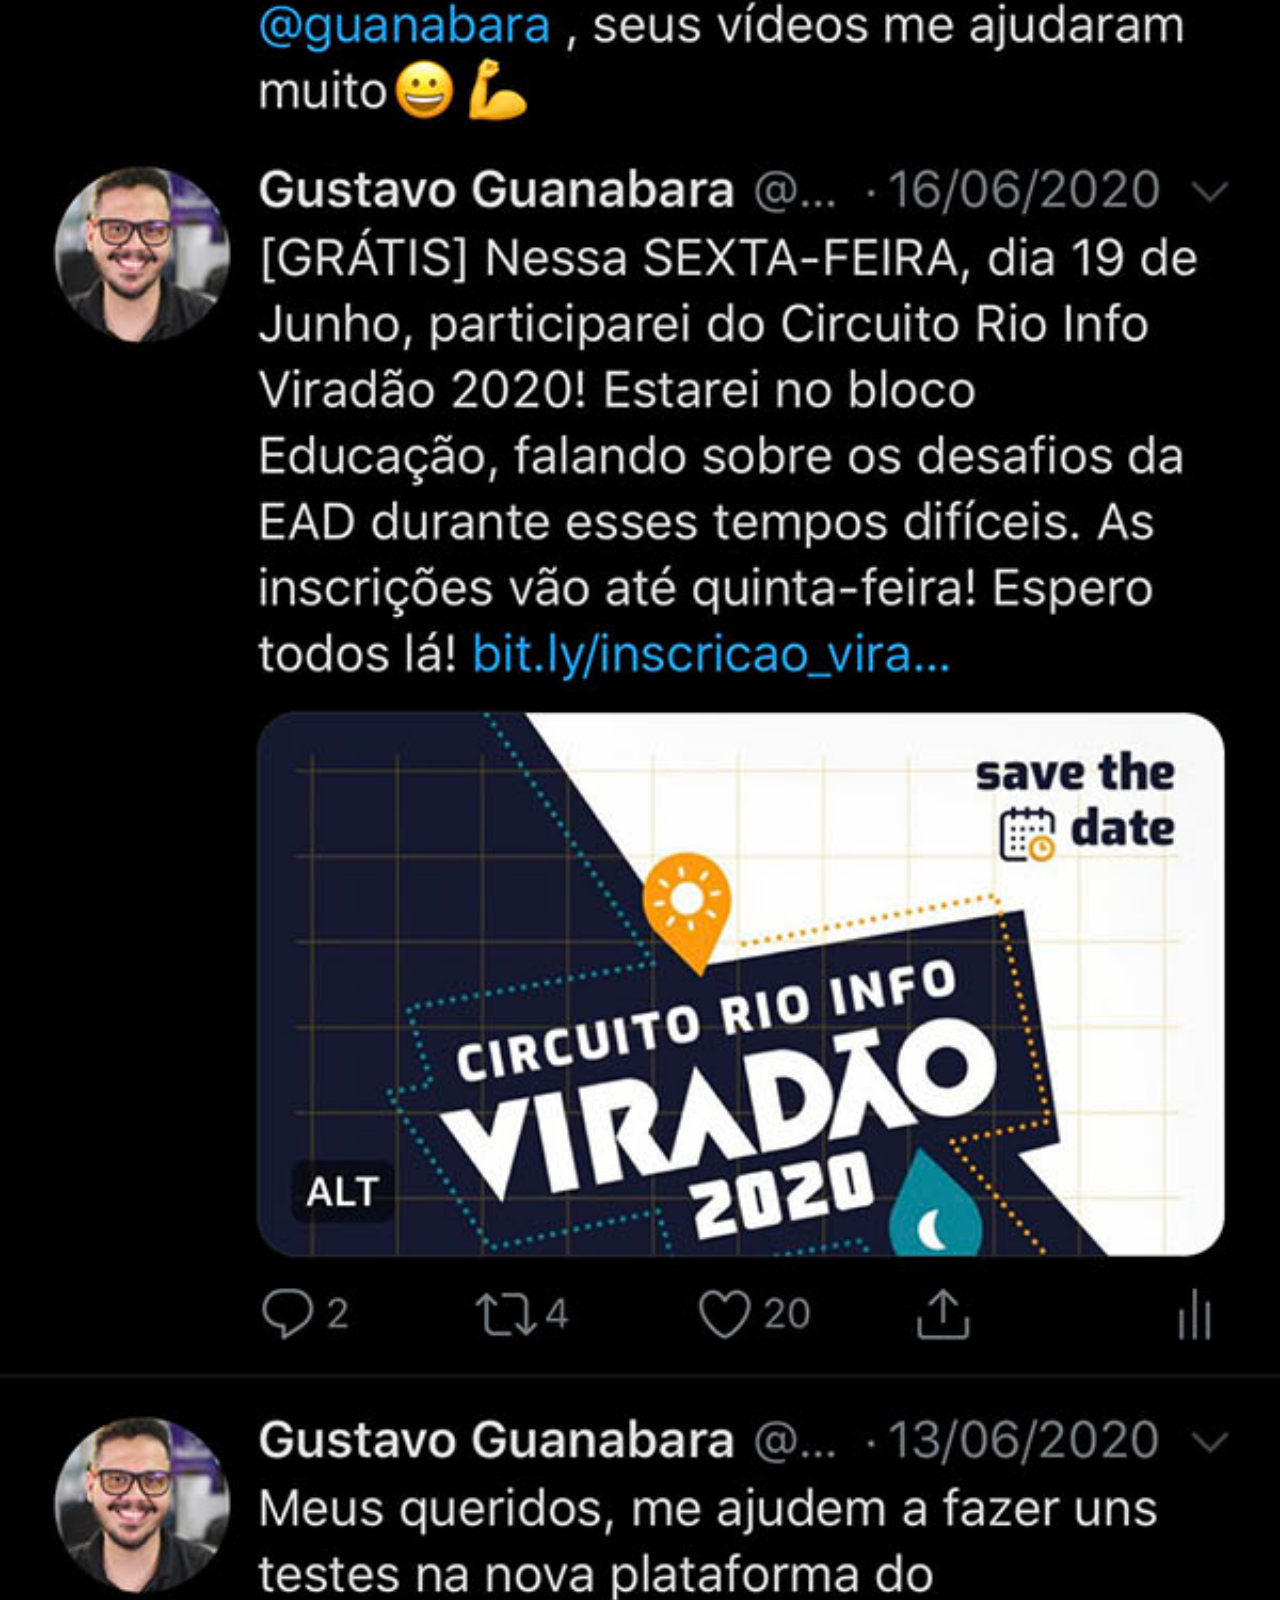
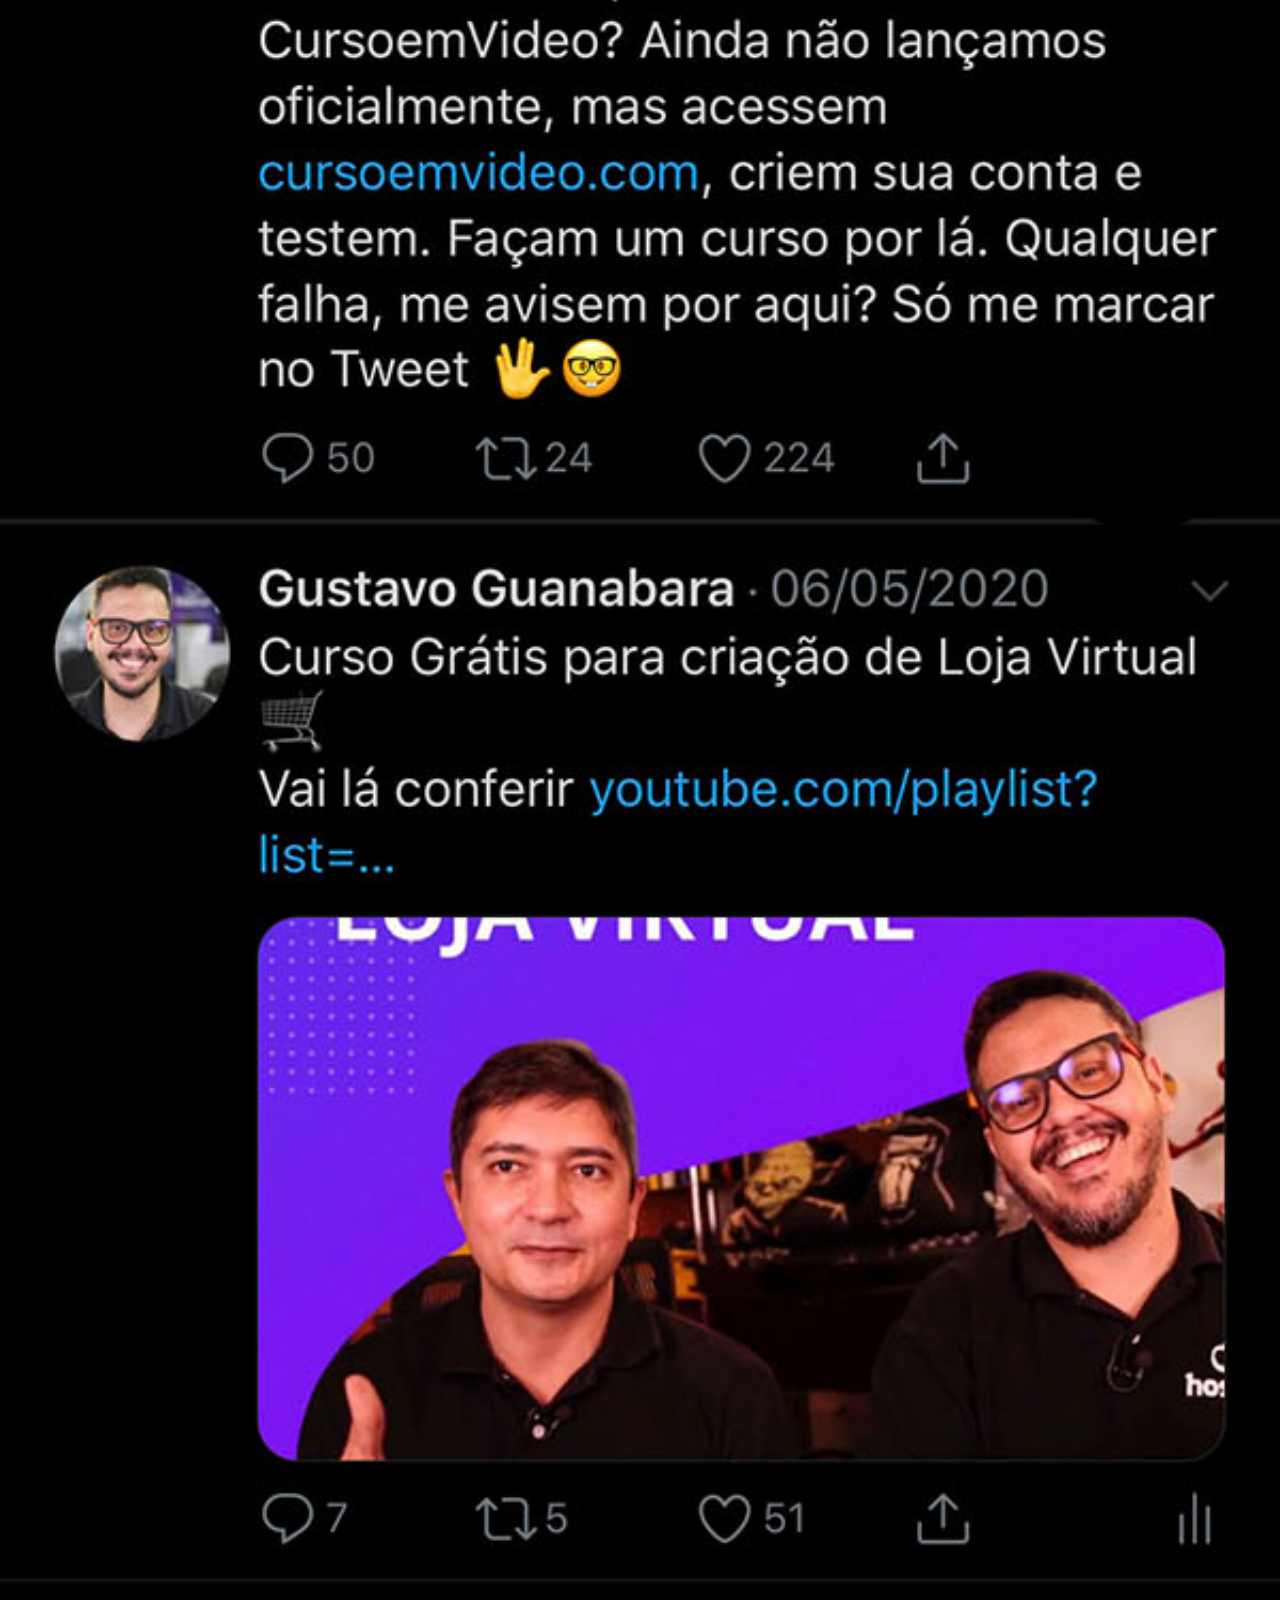
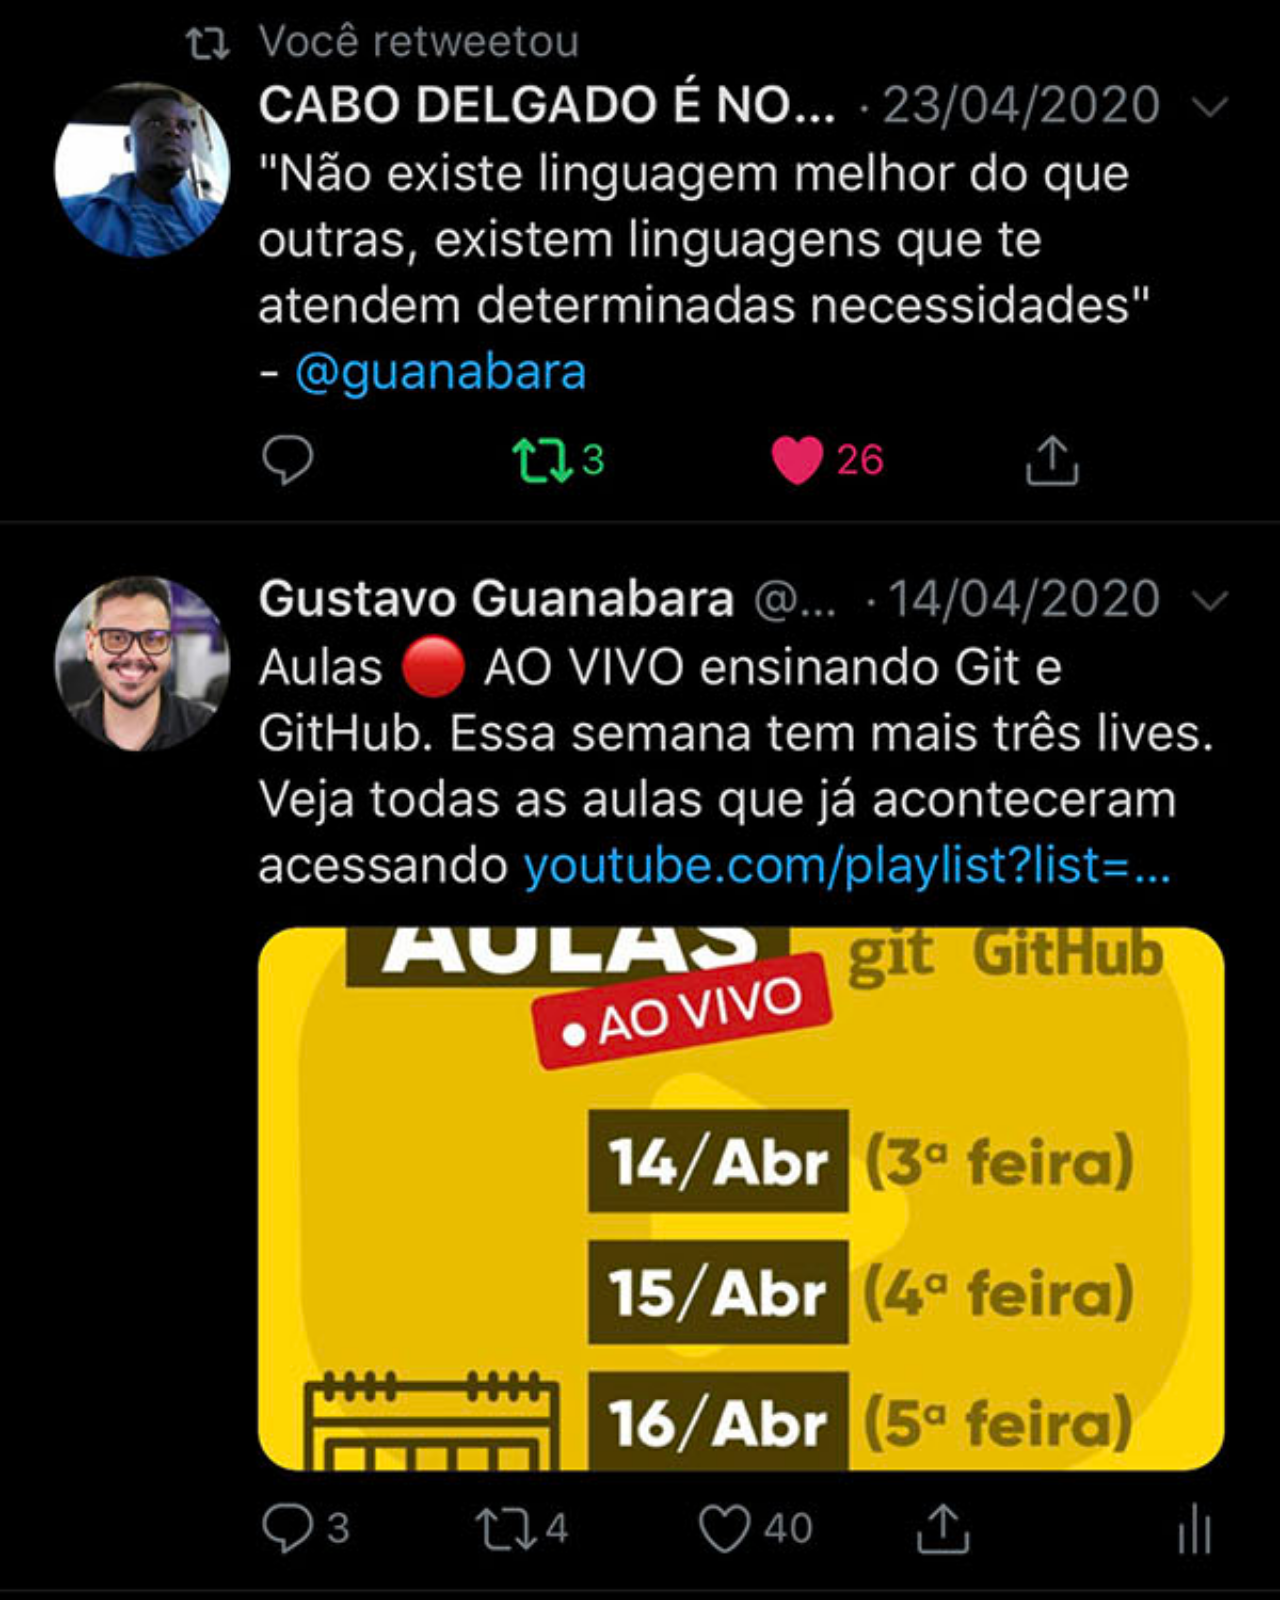
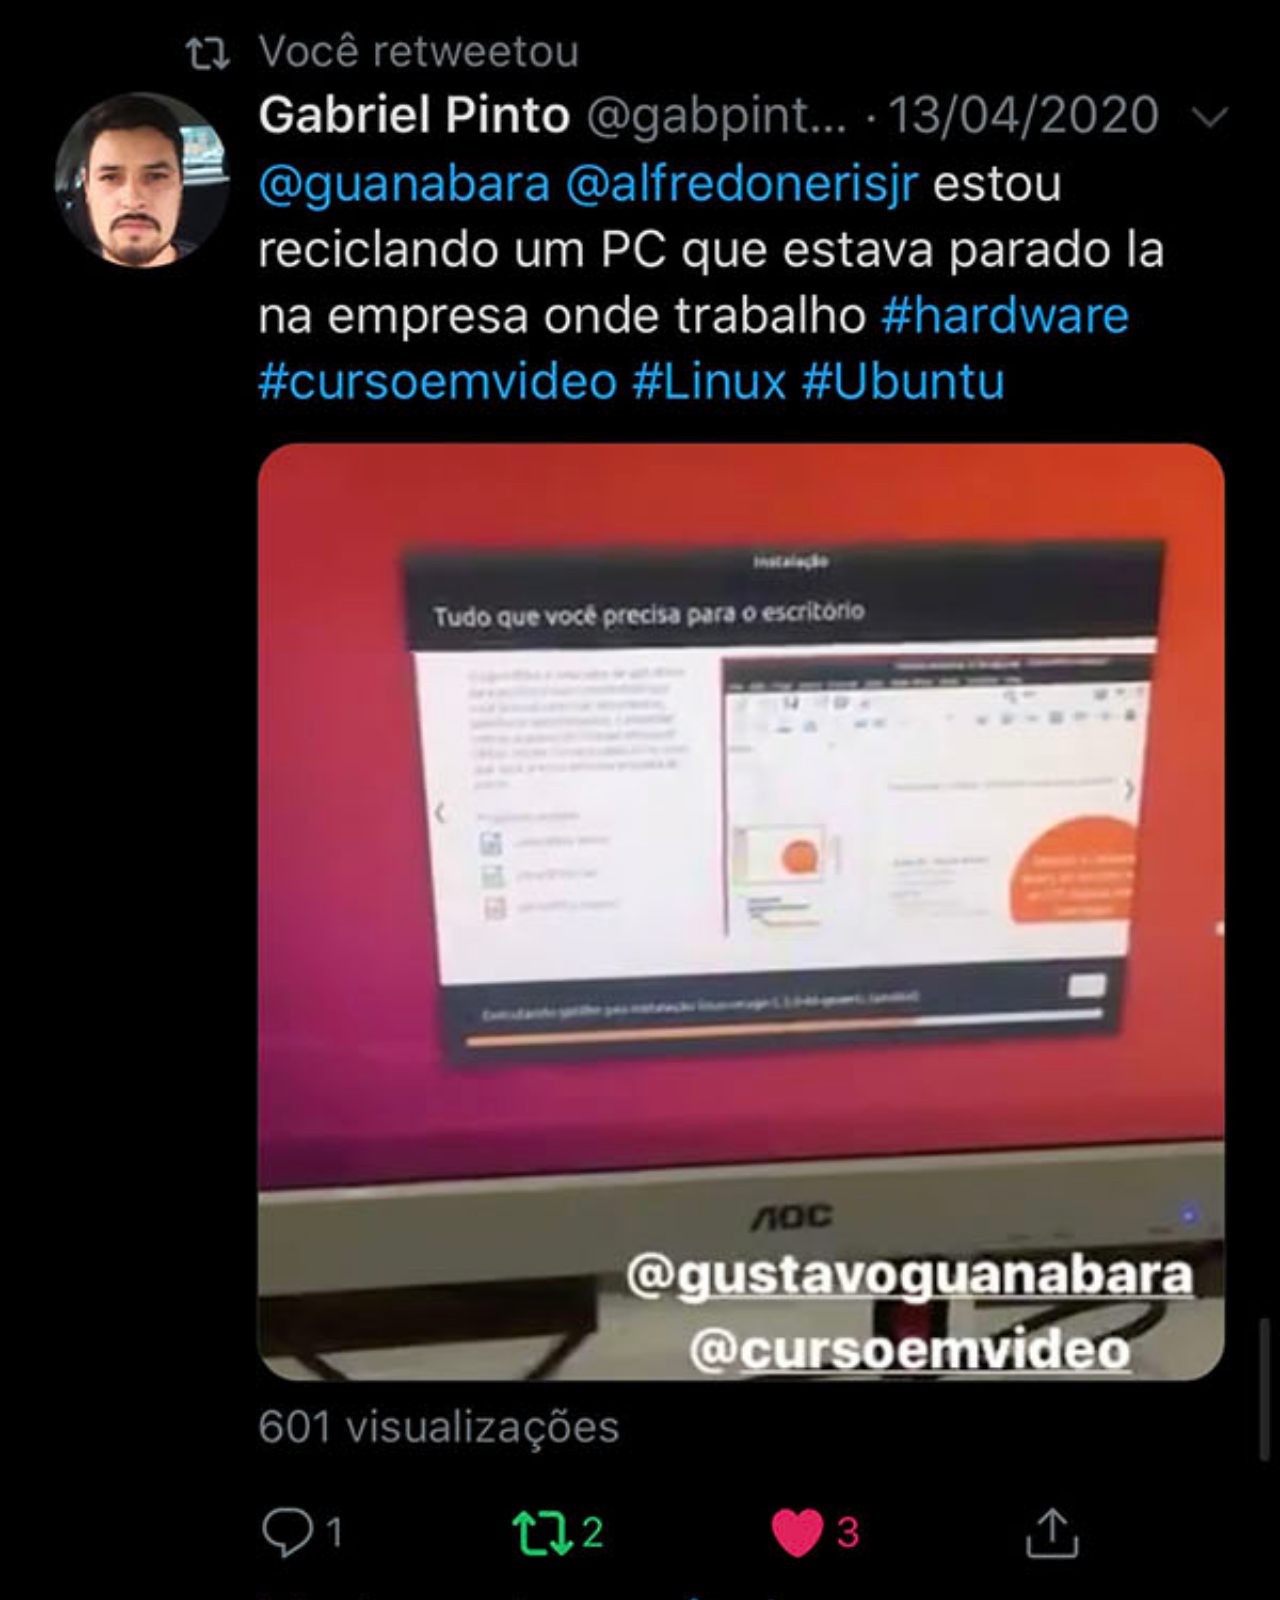
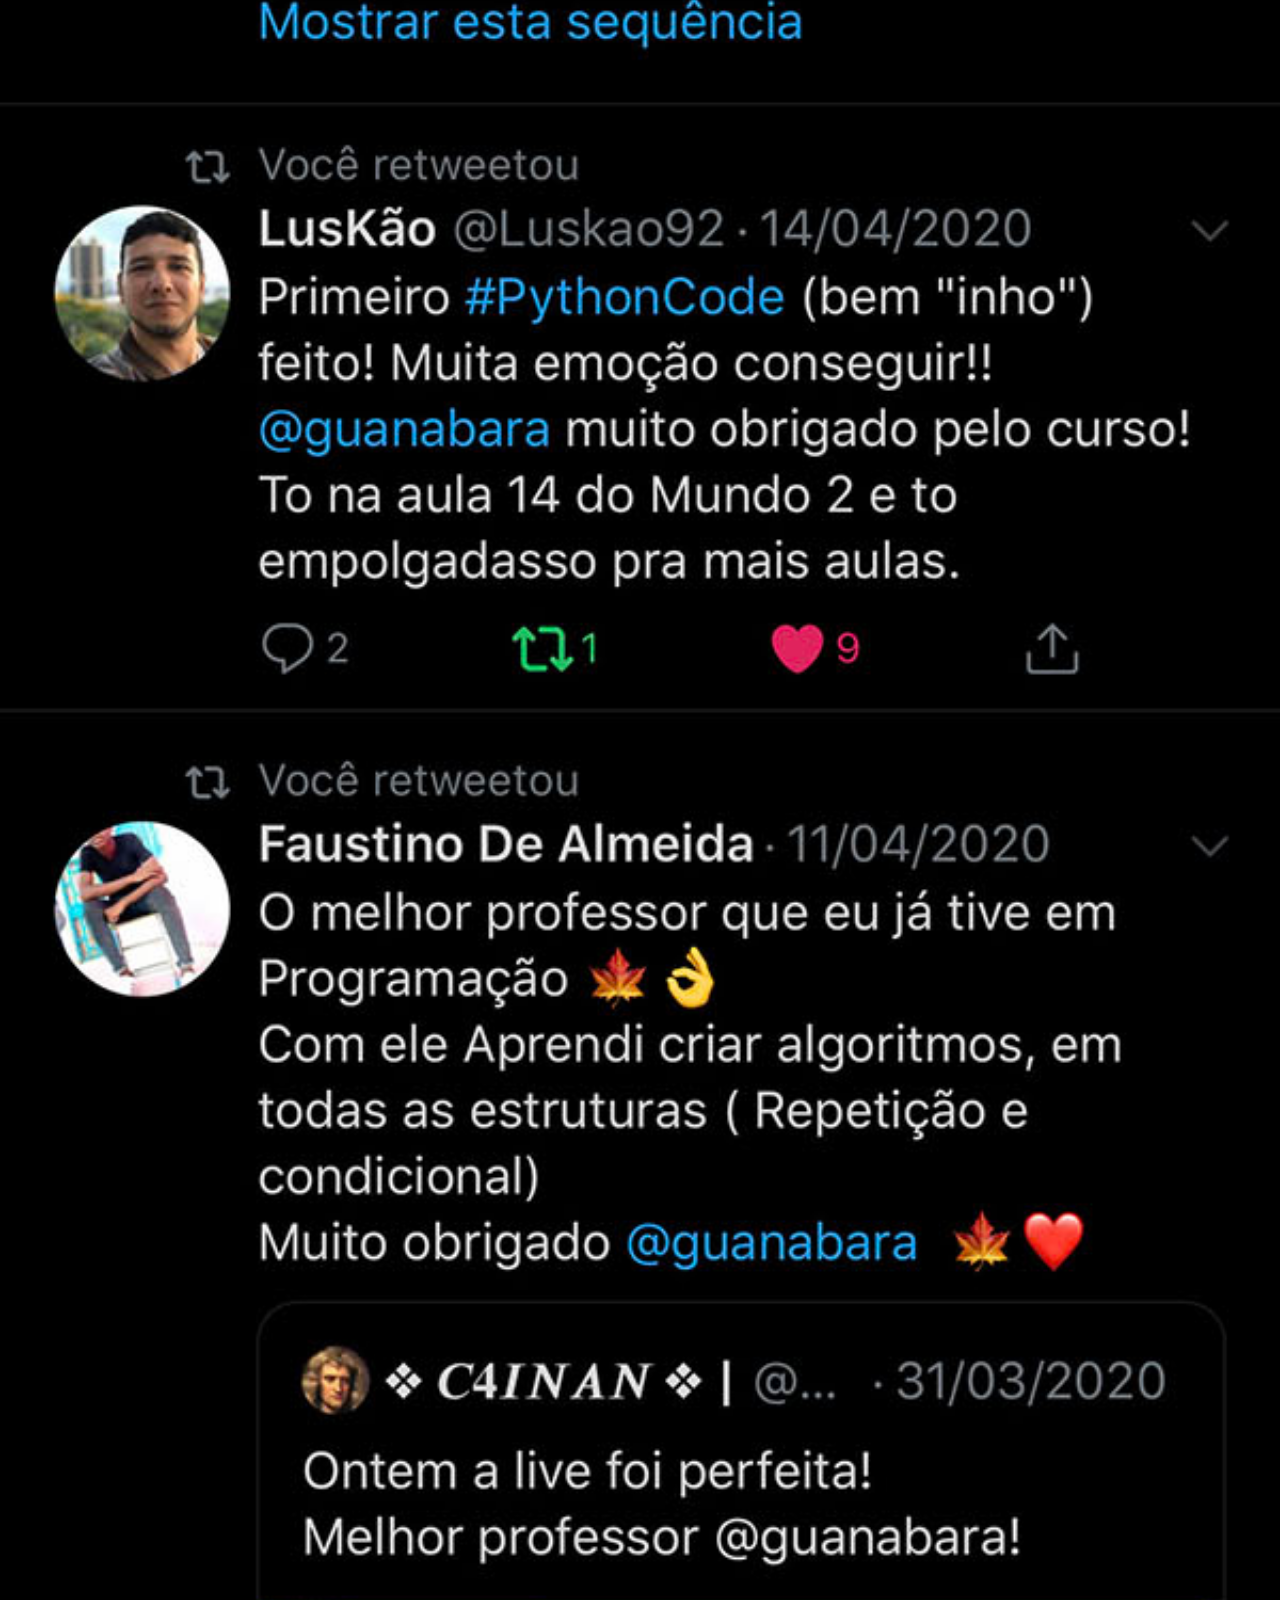
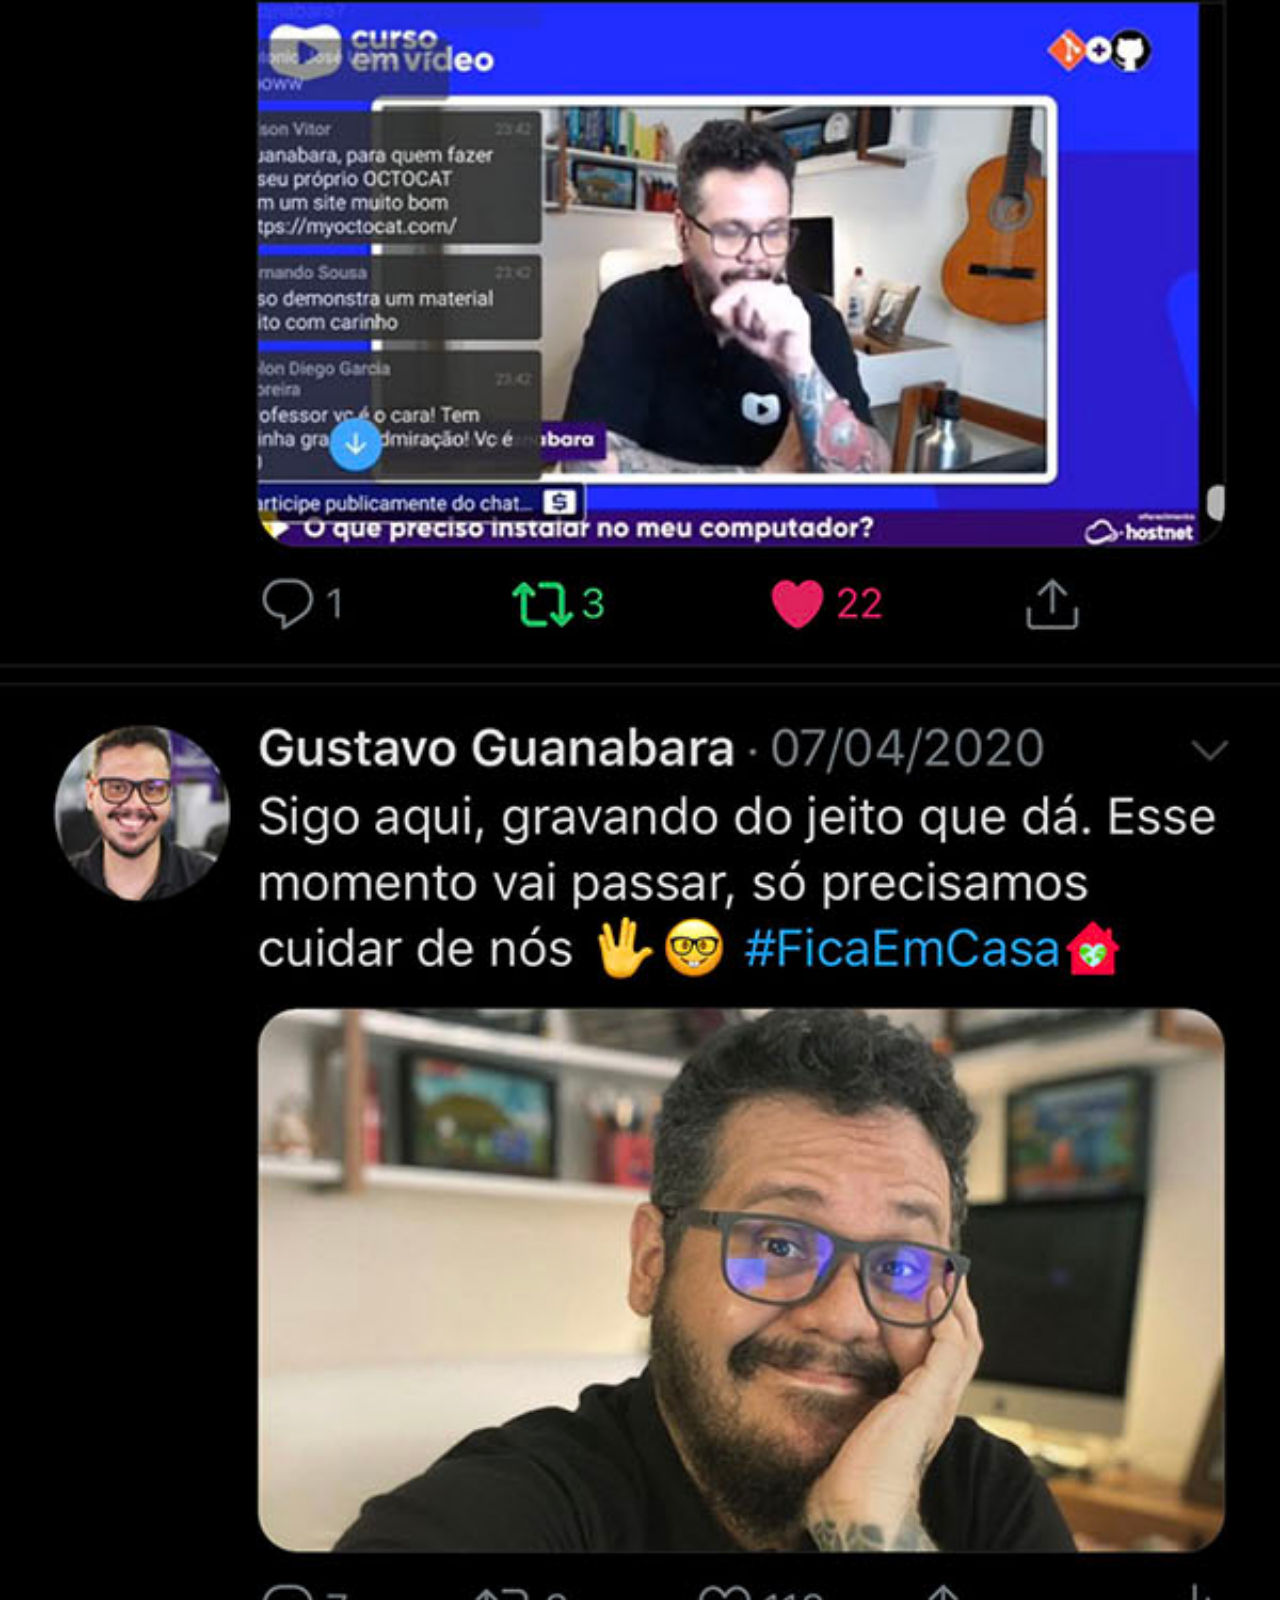
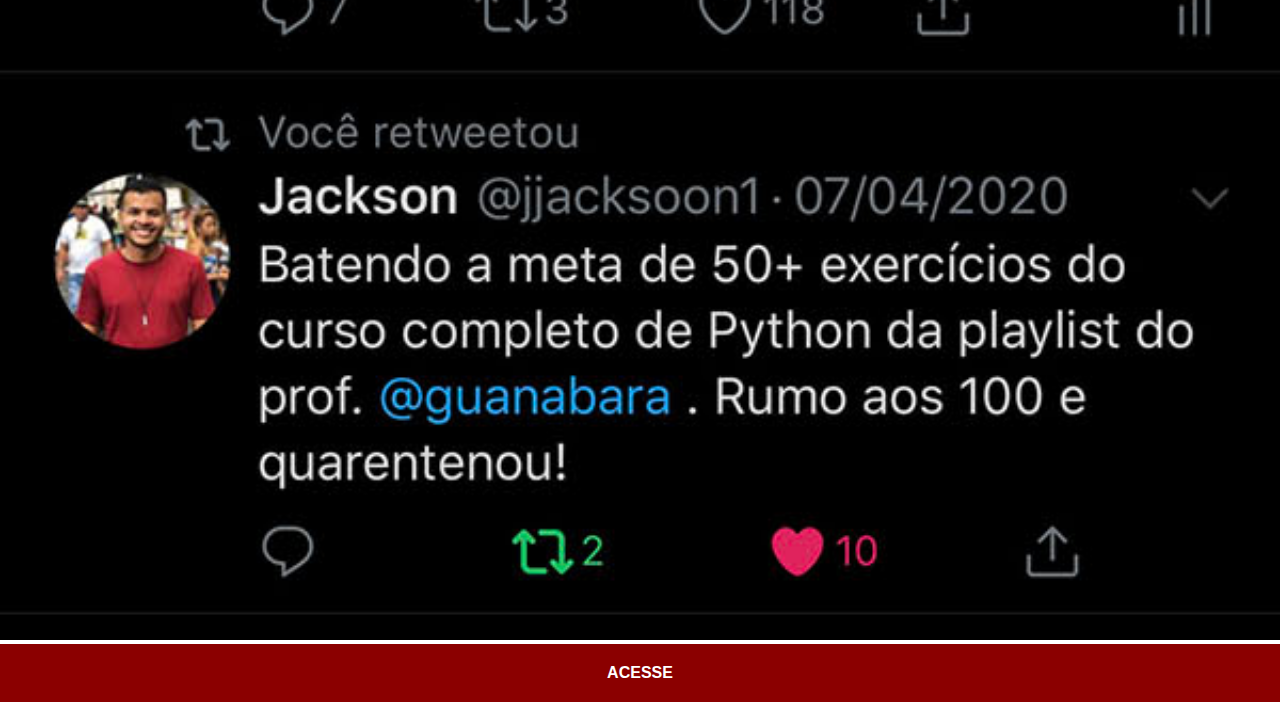
<file: archives/twitter.html>
<!DOCTYPE html>
<html lang="en">
<head>
    <meta charset="UTF-8">
    <meta name="viewport" content="width=device-width, initial-scale=1.0">
    <link rel="stylesheet" href="../styles/social.css">
    <title>Twitter</title>
</head>
<body>
    <img src="../assets/imagens/tela-twitter.jpg" alt="">
    <a href="twitter02.html" target="_blank">ACESSE</a>
</body>
</html>
</file>
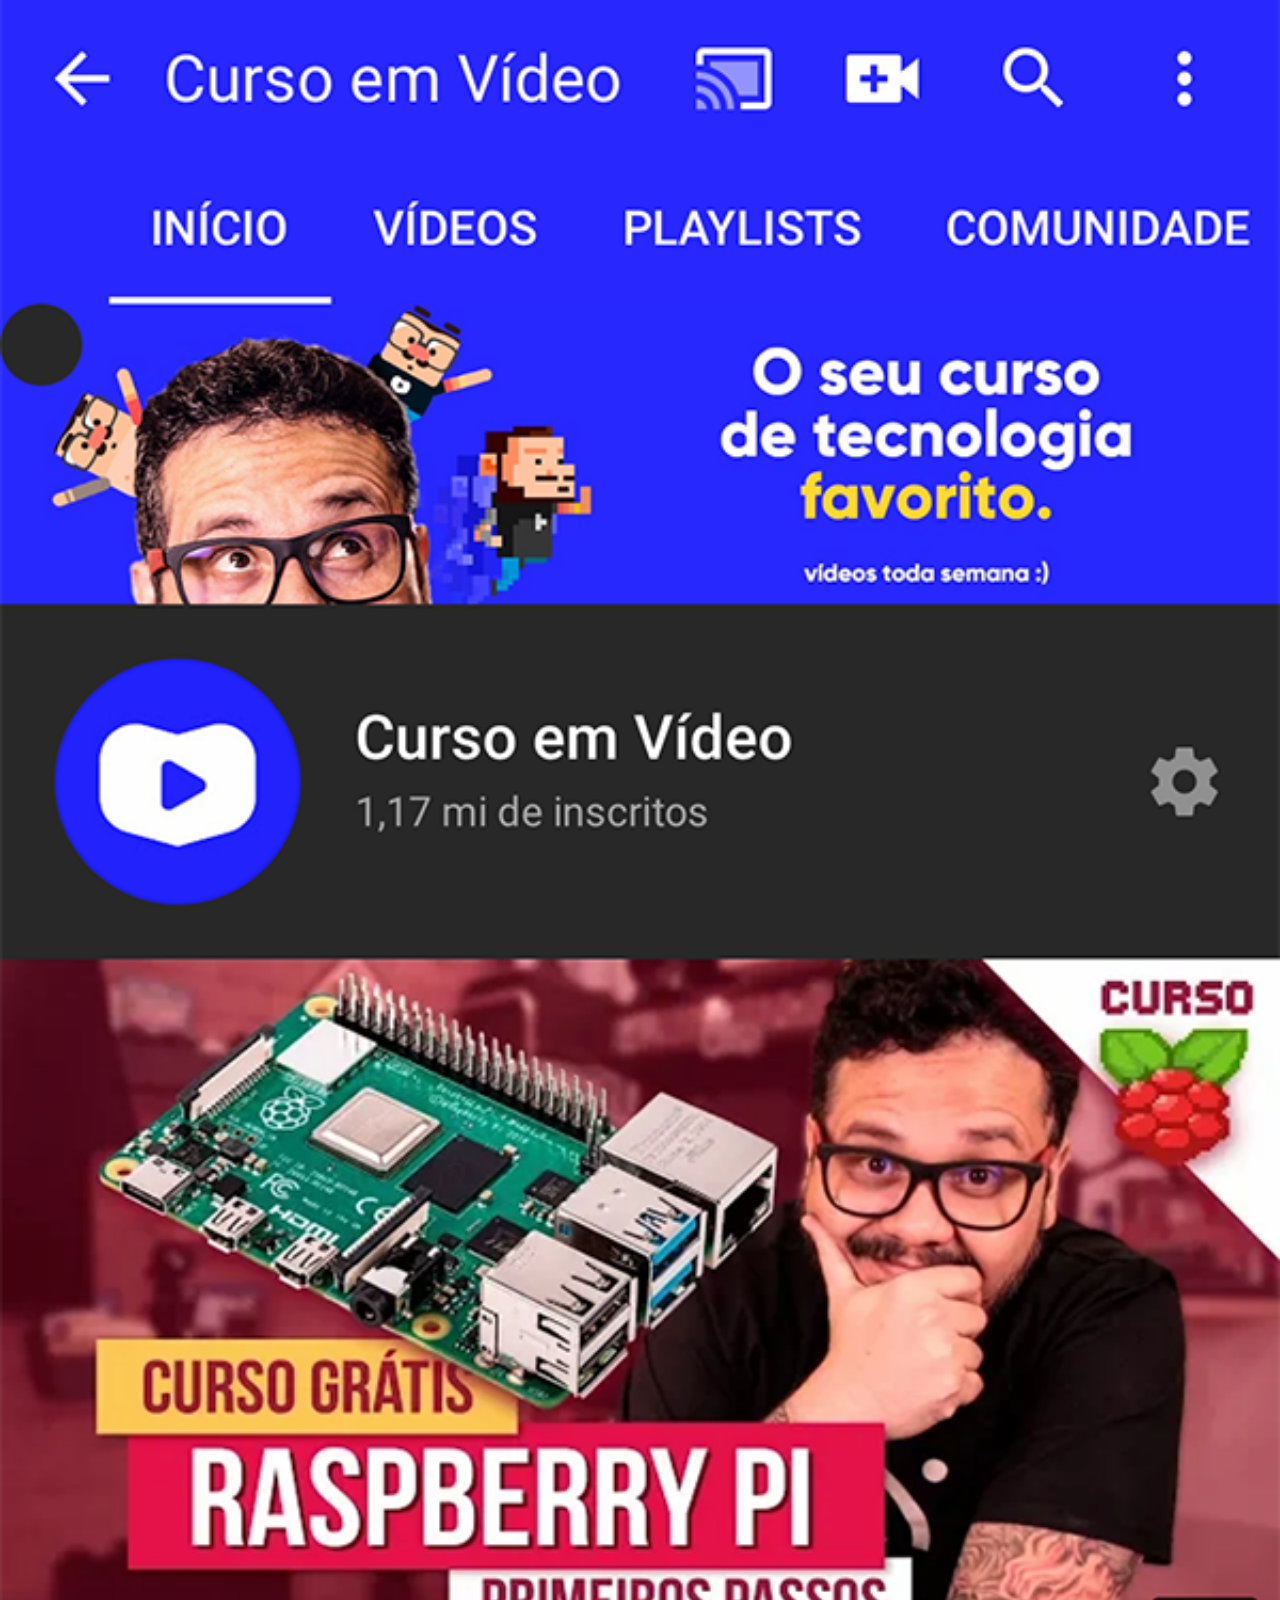
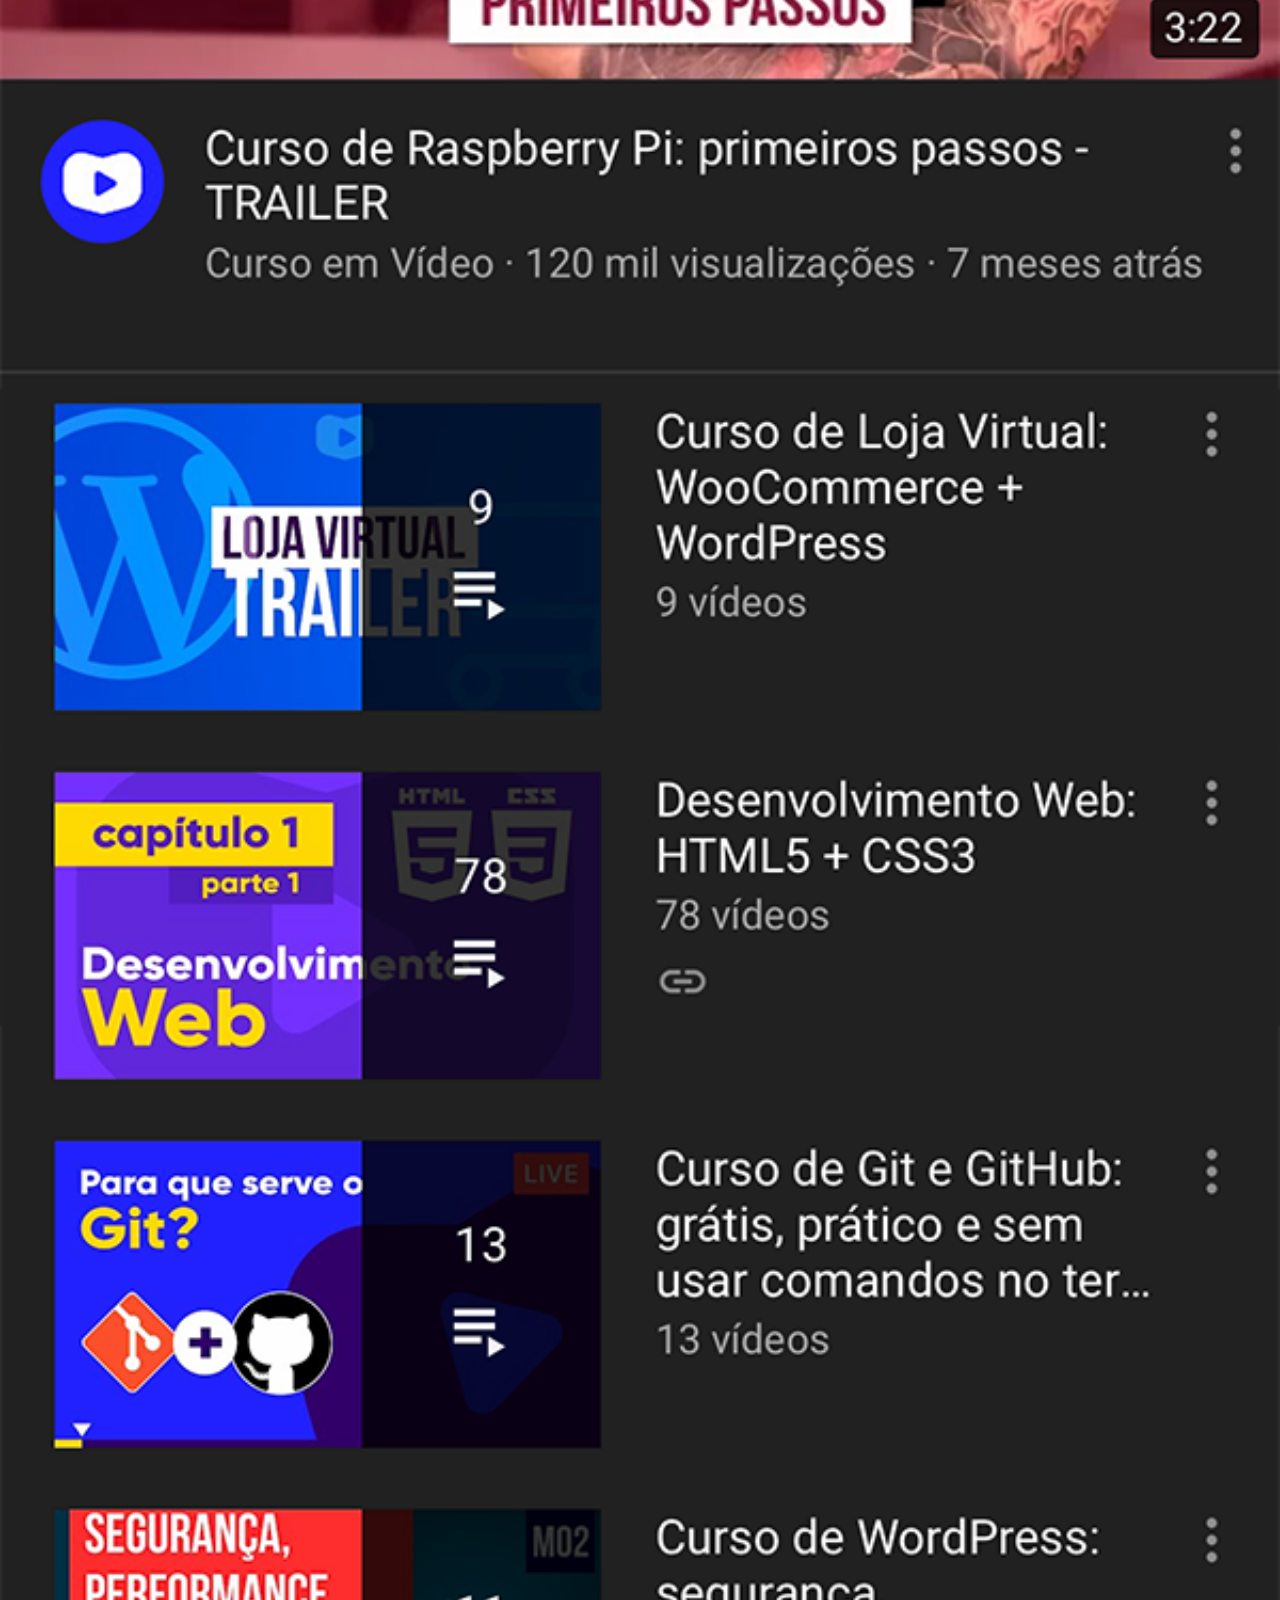
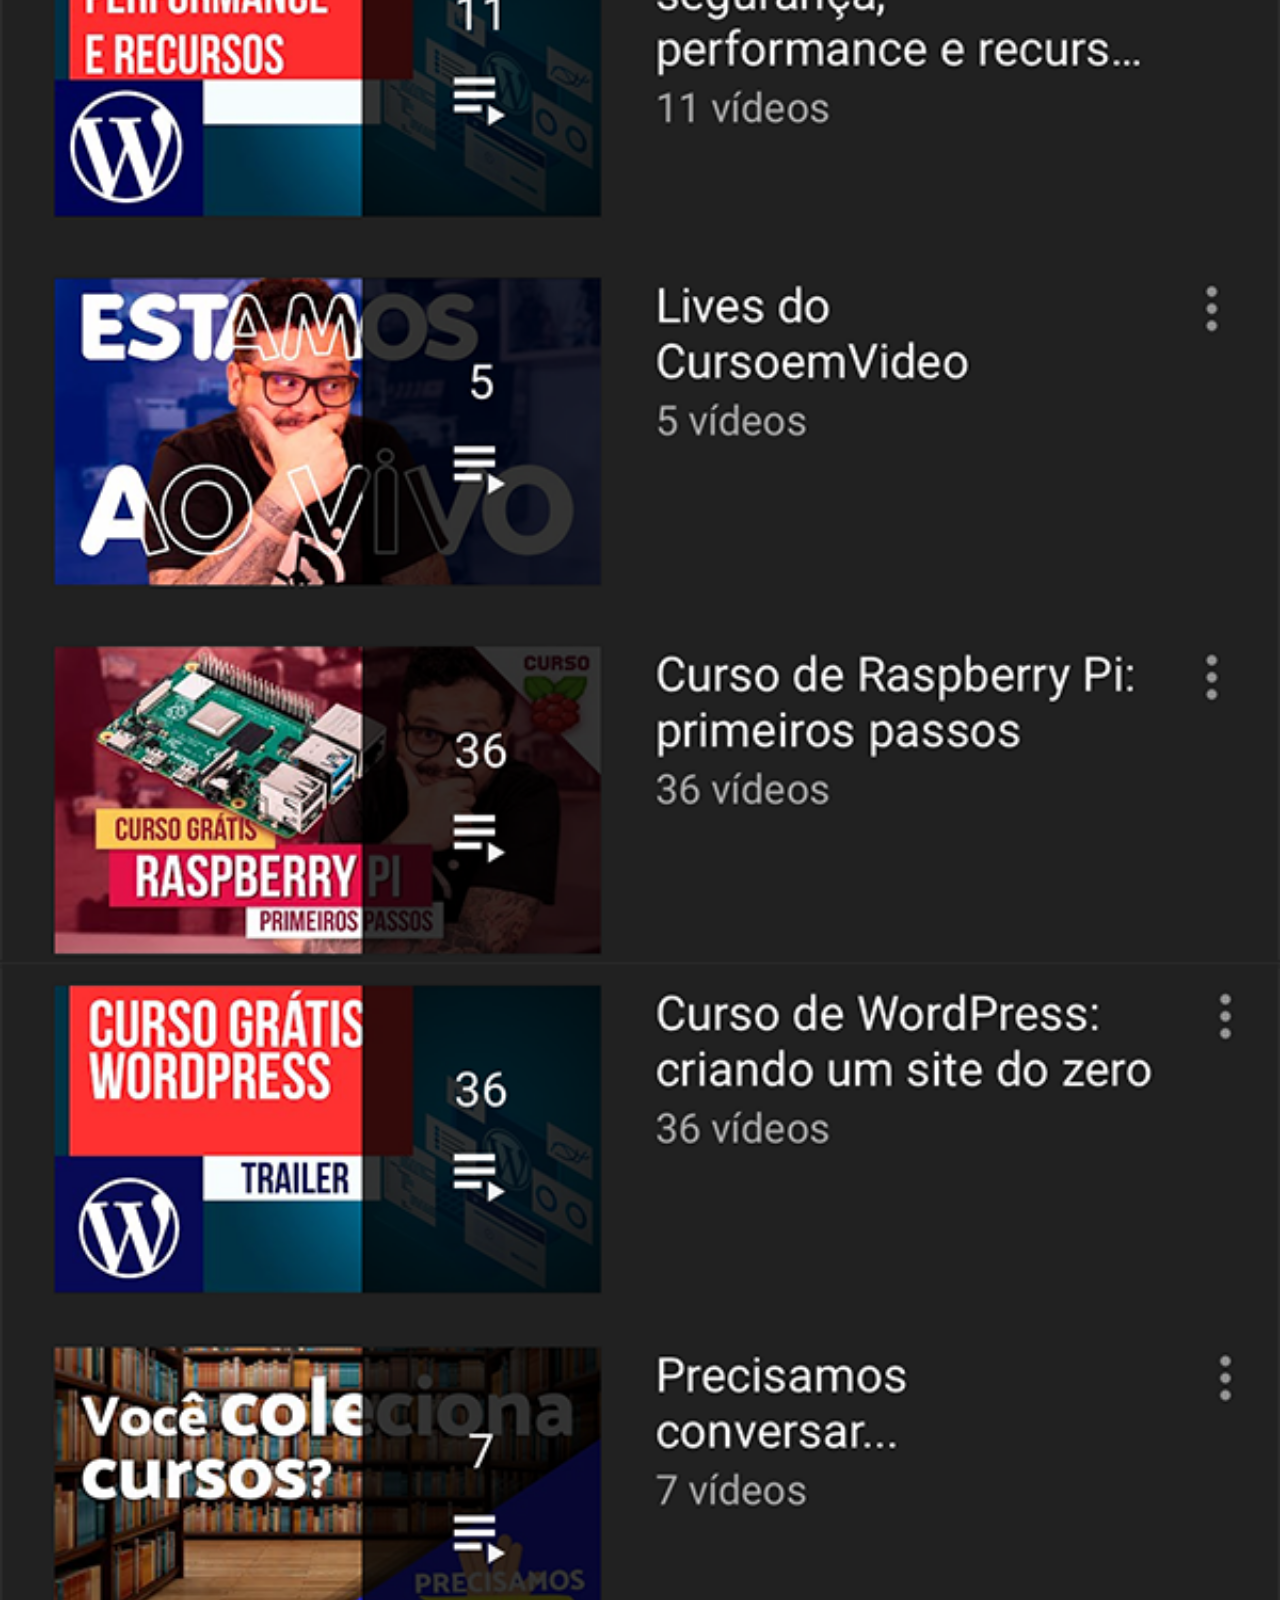
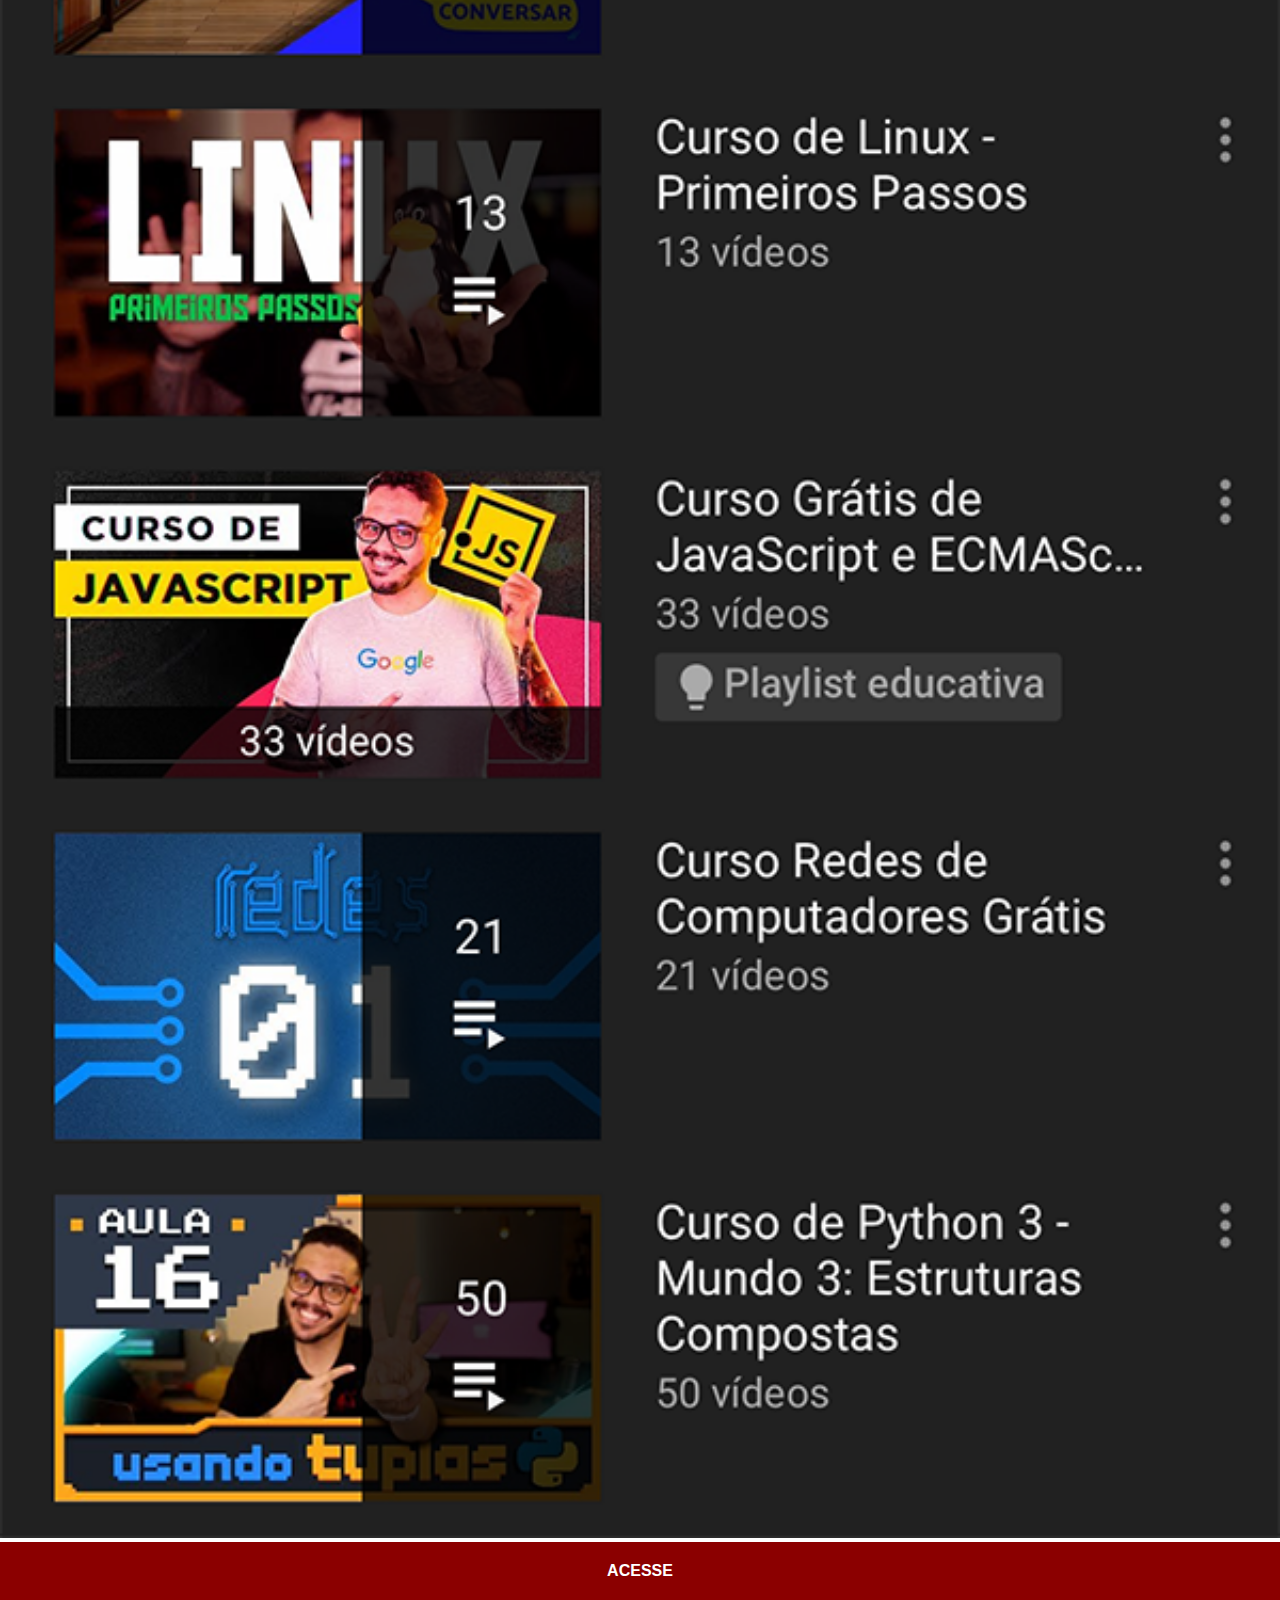
<file: archives/youtube.html>
<!DOCTYPE html>
<html lang="en">
<head>
    <meta charset="UTF-8">
    <meta name="viewport" content="width=device-width, initial-scale=1.0">
    <link rel="stylesheet" href="../styles/social.css">
    <title>Youtube</title>
</head>
<body>
    <img src="../assets/imagens/tela-youtube.png" alt="">
    <a href="https://www.youtube.com/c/CursoemV%C3%ADdeo" target="_blank">ACESSE</a>
</body>
</html>
</file>
<file: styles/style.css>
@charset "UTF-8";

* {
    margin: 0px;
    padding: 0px;
    font-family: Arial, Helvetica, sans-serif;
}

html, body {
    height: 100vh;
    width: 100vw;
    background-color: black;
}

body {
    background: url(../assets/imagens/fundo-madeira.jpg) no-repeat top center;
    background-size: cover;
    background-attachment: fixed;
}

main {
    height: 100vh;
    position: relative;
}

section#telefone {
    position: absolute;
    top: 50%;
    left: 50%;
    transform: translate(-50%, -50%);
    height: 627px;
    width: 311px;
    background: url(../assets/imagens/frame-iphone.png) no-repeat;
}

iframe#tela {
    position: relative;
    top: 80px;
    left: 22px;
    width: 267px;
    height: 471px;
}

section#redes-sociais {
    text-align: right;
}

section#redes-sociais img {
    width: 50px;
    margin: 10px;
    border-radius: 50%;
    box-shadow: 2px 2px 5px rgba(0, 0, 0, 0.623);
    box-sizing: border-box;
}

section#redes-sociais img:hover {
    border: 2px solid rgba(255, 255, 255, 0.829);
    transform: translate(-3px, -3px);
    box-shadow: 5px 5px 10px rgba(0, 0, 0, 0.623);
    transition: transform .2s ease-in-out;
}
</file>
<file: social.css>
* {
    margin: 0px;
    padding: 0px;
    font-family: Arial, Helvetica, sans-serif;
}
::-webkit-scrollbar {
    width: 0;
    height: 0;
}
img {
    width: 100vw;
}
a {
    display: block;
    background-color: darkred;
    padding: 20px;
    text-align: center;
    font-weight: bolder;
    text-decoration: none;
    color: white;
}
a:hover {
    background-color: red;
}
</file>
<file: styles/social.css>
* {
    margin: 0px;
    padding: 0px;
    font-family: Arial, Helvetica, sans-serif;
}
::-webkit-scrollbar {
    width: 0;
    height: 0;
}
img {
    width: 100vw;
}
a {
    display: block;
    background-color: darkred;
    padding: 20px;
    text-align: center;
    font-weight: bolder;
    text-decoration: none;
    color: white;
}
a:hover {
    background-color: red;
}
</file>
